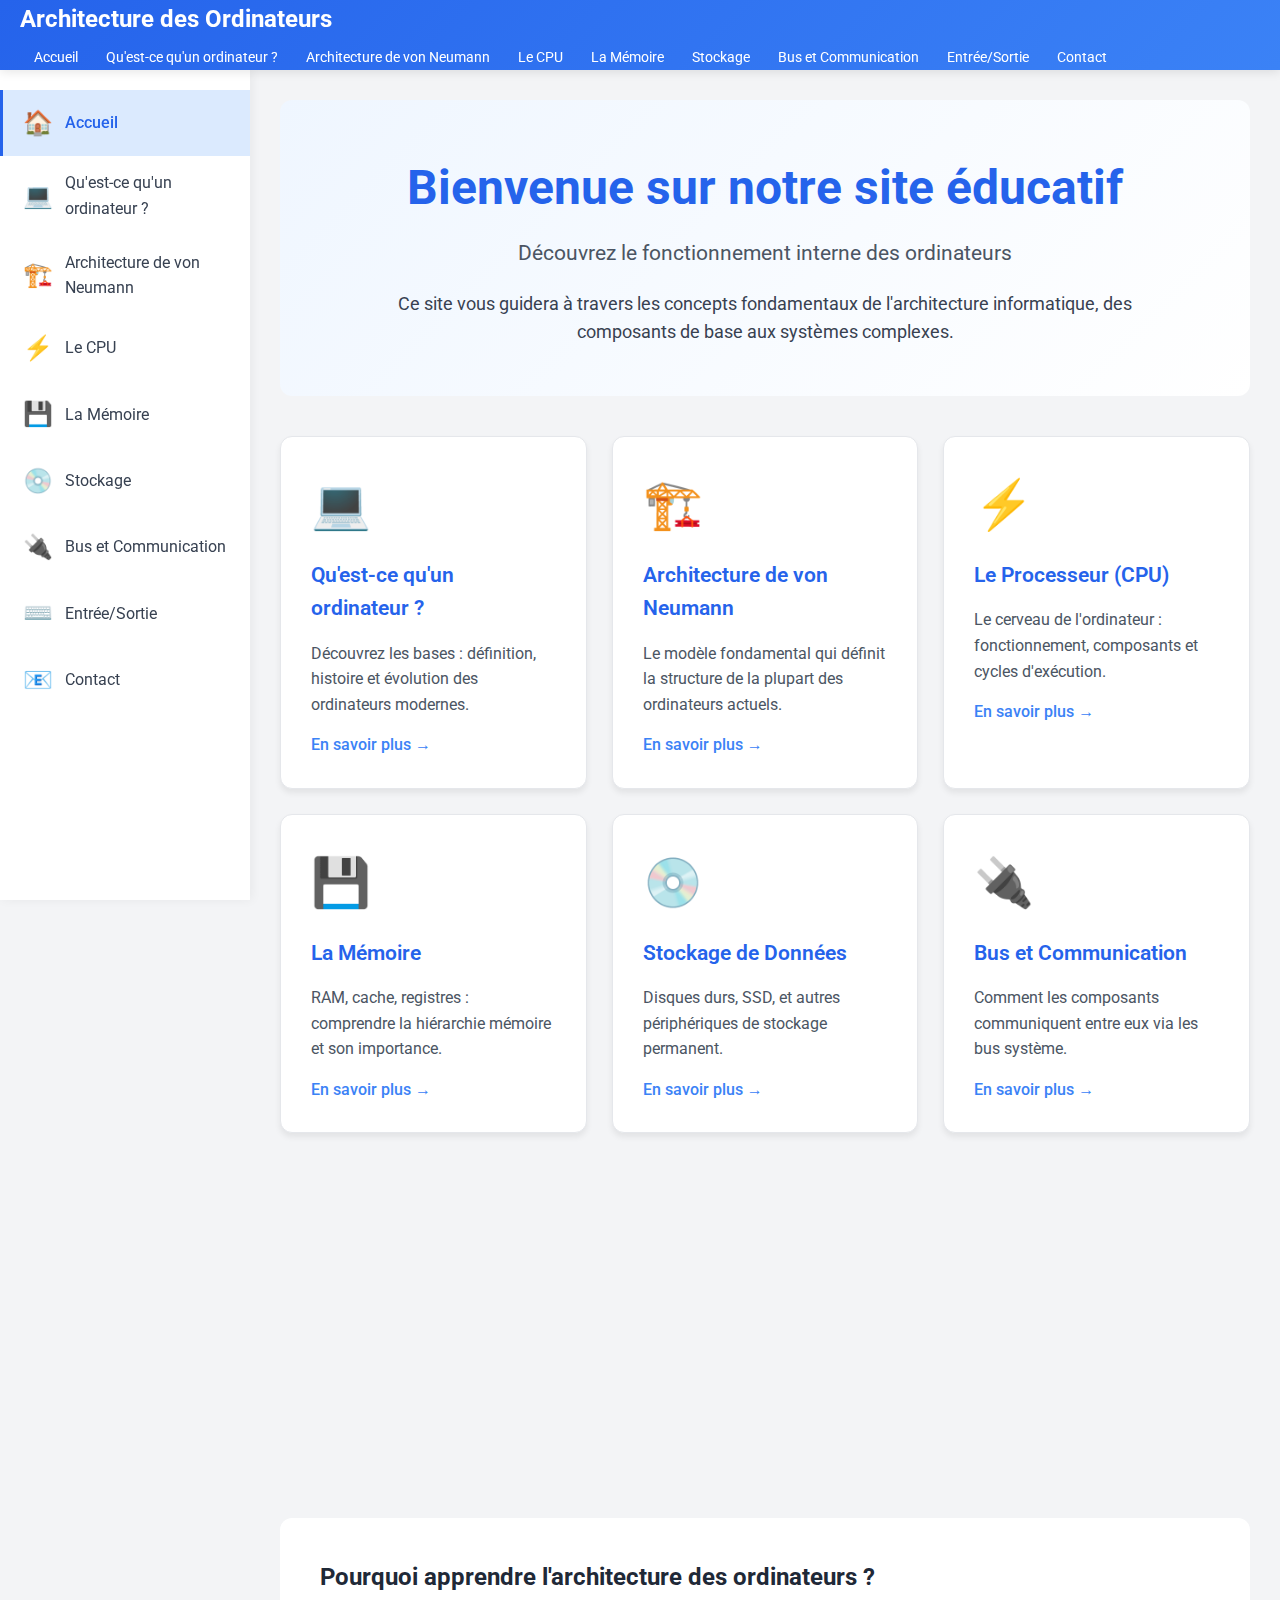
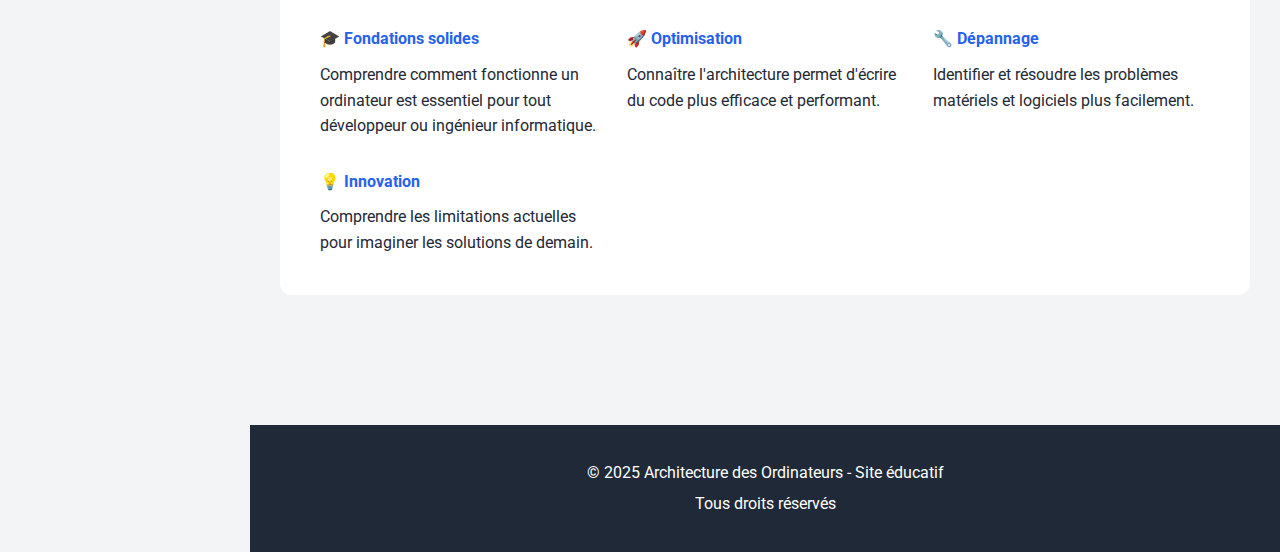
<file: index.html>
<!DOCTYPE html>
<html lang="fr">
<head>
    <meta charset="UTF-8">
    <meta name="viewport" content="width=device-width, initial-scale=1.0">
    <title>Architecture et Fonctionnement des Ordinateurs</title>
    <link rel="stylesheet" href="style.css">
    <link rel="preconnect" href="https://fonts.googleapis.com">
    <link rel="preconnect" href="https://fonts.gstatic.com" crossorigin>
    <link href="https://fonts.googleapis.com/css2?family=Roboto:wght@300;400;500;700&display=swap" rel="stylesheet">
</head>
<body>
    <header>
        <div class="header-content">
            <h1>Architecture des Ordinateurs</h1>
            <nav class="top-nav">
                <a href="index.html">Accueil</a>
                <a href="ordinateur.html">Qu'est-ce qu'un ordinateur ?</a>
                <a href="von-neumann.html">Architecture de von Neumann</a>
                <a href="cpu.html">Le CPU</a>
                <a href="memoire.html">La Mémoire</a>
                <a href="stockage.html">Stockage</a>
                <a href="bus.html">Bus et Communication</a>
                <a href="entree-sortie.html">Entrée/Sortie</a>
                <a href="contact.html">Contact</a>
            </nav>
        </div>
    </header>

    <aside class="sidebar">
        <nav class="side-nav">
            <a href="index.html" class="nav-button active">
                <span class="icon">🏠</span>
                <span>Accueil</span>
            </a>
            <a href="ordinateur.html" class="nav-button">
                <span class="icon">💻</span>
                <span>Qu'est-ce qu'un ordinateur ?</span>
            </a>
            <a href="von-neumann.html" class="nav-button">
                <span class="icon">🏗️</span>
                <span>Architecture de von Neumann</span>
            </a>
            <a href="cpu.html" class="nav-button">
                <span class="icon">⚡</span>
                <span>Le CPU</span>
            </a>
            <a href="memoire.html" class="nav-button">
                <span class="icon">💾</span>
                <span>La Mémoire</span>
            </a>
            <a href="stockage.html" class="nav-button">
                <span class="icon">💿</span>
                <span>Stockage</span>
            </a>
            <a href="bus.html" class="nav-button">
                <span class="icon">🔌</span>
                <span>Bus et Communication</span>
            </a>
            <a href="entree-sortie.html" class="nav-button">
                <span class="icon">⌨️</span>
                <span>Entrée/Sortie</span>
            </a>
            <a href="contact.html" class="nav-button">
                <span class="icon">📧</span>
                <span>Contact</span>
            </a>
        </nav>
    </aside>

    <main class="main-content">
        <section class="hero">
            <h2>Bienvenue sur notre site éducatif</h2>
            <p class="subtitle">Découvrez le fonctionnement interne des ordinateurs</p>
            <div class="hero-description">
                <p>Ce site vous guidera à travers les concepts fondamentaux de l'architecture informatique, des composants de base aux systèmes complexes.</p>
            </div>
        </section>

        <section class="cards-grid">
            <div class="card">
                <div class="card-icon">💻</div>
                <h3>Qu'est-ce qu'un ordinateur ?</h3>
                <p>Découvrez les bases : définition, histoire et évolution des ordinateurs modernes.</p>
                <a href="ordinateur.html" class="card-link">En savoir plus →</a>
            </div>

            <div class="card">
                <div class="card-icon">🏗️</div>
                <h3>Architecture de von Neumann</h3>
                <p>Le modèle fondamental qui définit la structure de la plupart des ordinateurs actuels.</p>
                <a href="von-neumann.html" class="card-link">En savoir plus →</a>
            </div>

            <div class="card">
                <div class="card-icon">⚡</div>
                <h3>Le Processeur (CPU)</h3>
                <p>Le cerveau de l'ordinateur : fonctionnement, composants et cycles d'exécution.</p>
                <a href="cpu.html" class="card-link">En savoir plus →</a>
            </div>

            <div class="card">
                <div class="card-icon">💾</div>
                <h3>La Mémoire</h3>
                <p>RAM, cache, registres : comprendre la hiérarchie mémoire et son importance.</p>
                <a href="memoire.html" class="card-link">En savoir plus →</a>
            </div>

            <div class="card">
                <div class="card-icon">💿</div>
                <h3>Stockage de Données</h3>
                <p>Disques durs, SSD, et autres périphériques de stockage permanent.</p>
                <a href="stockage.html" class="card-link">En savoir plus →</a>
            </div>

            <div class="card">
                <div class="card-icon">🔌</div>
                <h3>Bus et Communication</h3>
                <p>Comment les composants communiquent entre eux via les bus système.</p>
                <a href="bus.html" class="card-link">En savoir plus →</a>
            </div>

            <div class="card">
                <div class="card-icon">⌨️</div>
                <h3>Entrée/Sortie</h3>
                <p>Périphériques et mécanismes d'interaction avec l'utilisateur.</p>
                <a href="entree-sortie.html" class="card-link">En savoir plus →</a>
            </div>

            <div class="card">
                <div class="card-icon">📧</div>
                <h3>Contactez-nous</h3>
                <p>Posez vos questions et partagez vos commentaires avec notre équipe.</p>
                <a href="contact.html" class="card-link">Nous contacter →</a>
            </div>
        </section>

        <section class="info-section">
            <h2>Pourquoi apprendre l'architecture des ordinateurs ?</h2>
            <div class="info-grid">
                <div class="info-item">
                    <h4>🎓 Fondations solides</h4>
                    <p>Comprendre comment fonctionne un ordinateur est essentiel pour tout développeur ou ingénieur informatique.</p>
                </div>
                <div class="info-item">
                    <h4>🚀 Optimisation</h4>
                    <p>Connaître l'architecture permet d'écrire du code plus efficace et performant.</p>
                </div>
                <div class="info-item">
                    <h4>🔧 Dépannage</h4>
                    <p>Identifier et résoudre les problèmes matériels et logiciels plus facilement.</p>
                </div>
                <div class="info-item">
                    <h4>💡 Innovation</h4>
                    <p>Comprendre les limitations actuelles pour imaginer les solutions de demain.</p>
                </div>
            </div>
        </section>
    </main>

    <footer>
        <div class="footer-content">
            <p>&copy; 2025 Architecture des Ordinateurs - Site éducatif</p>
            <p>Tous droits réservés</p>
        </div>
    </footer>

    <script src="script.js"></script>
</body>
</html>
</file>
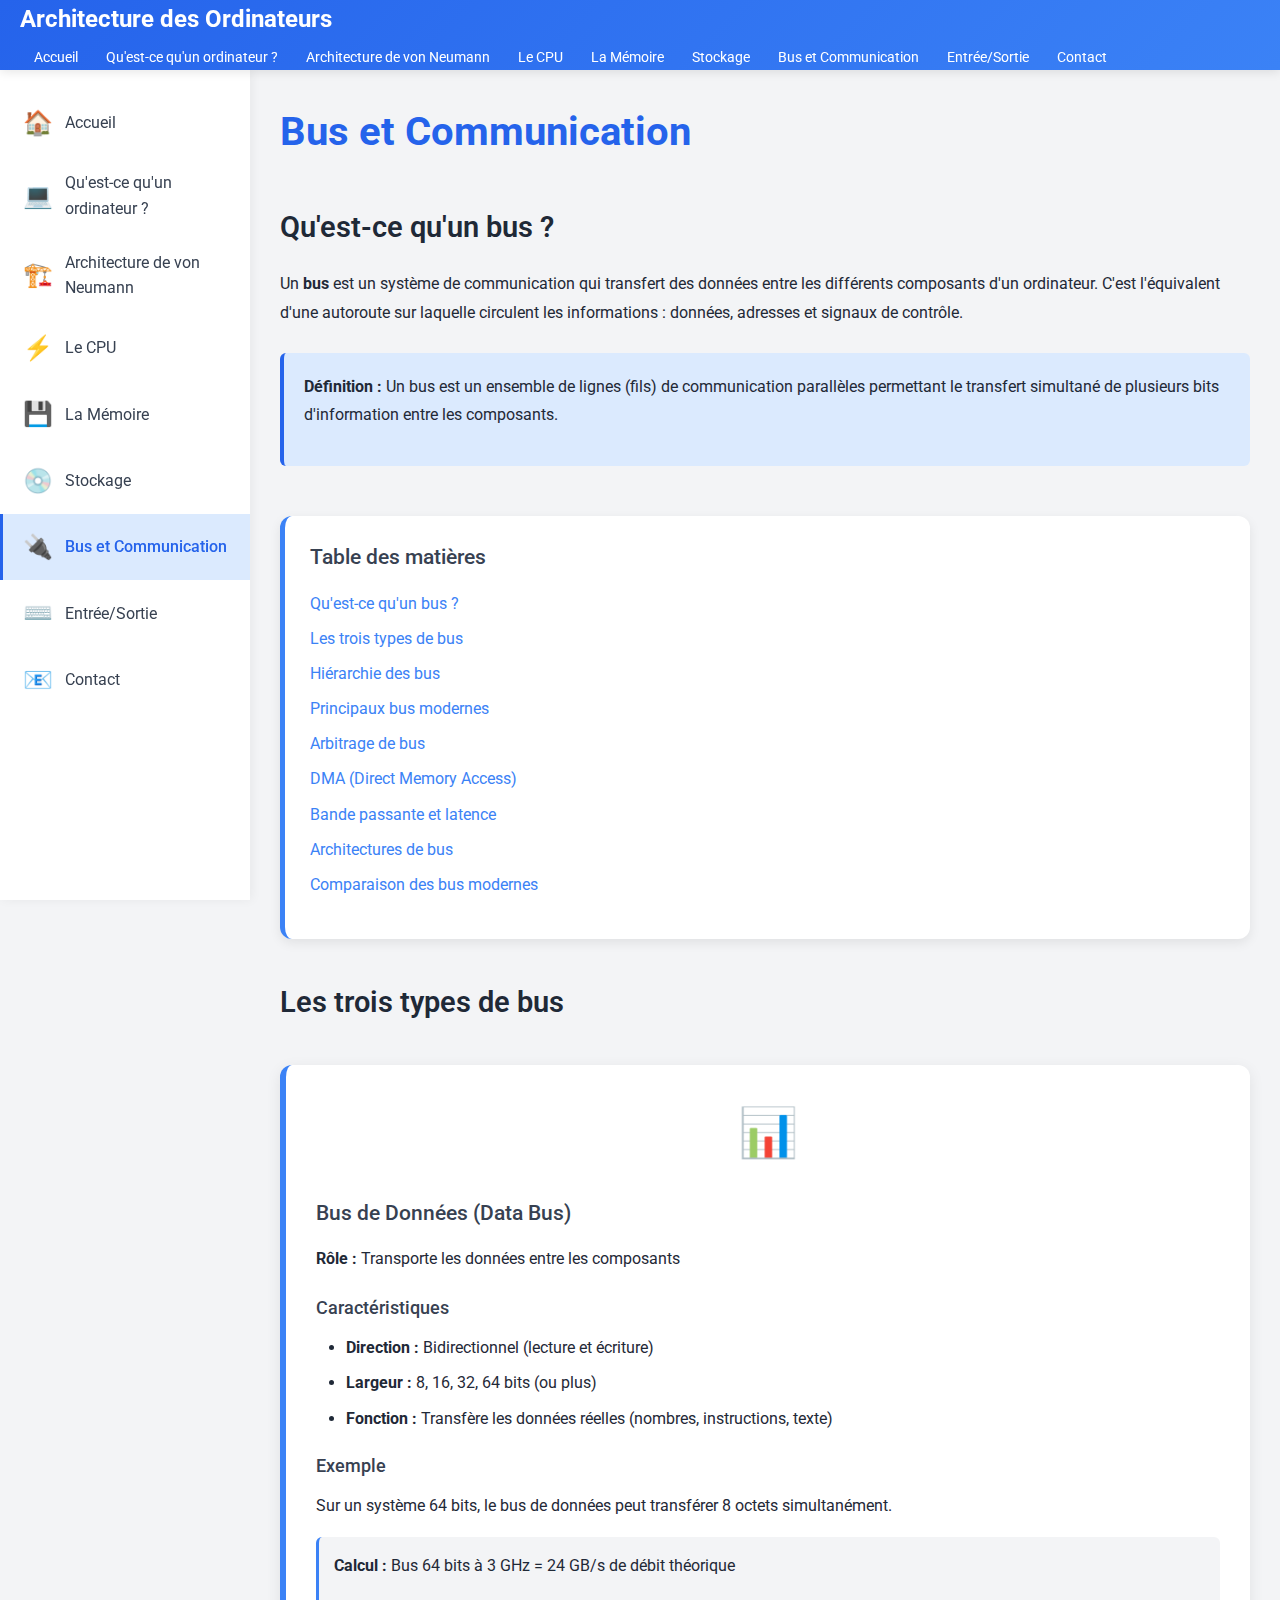
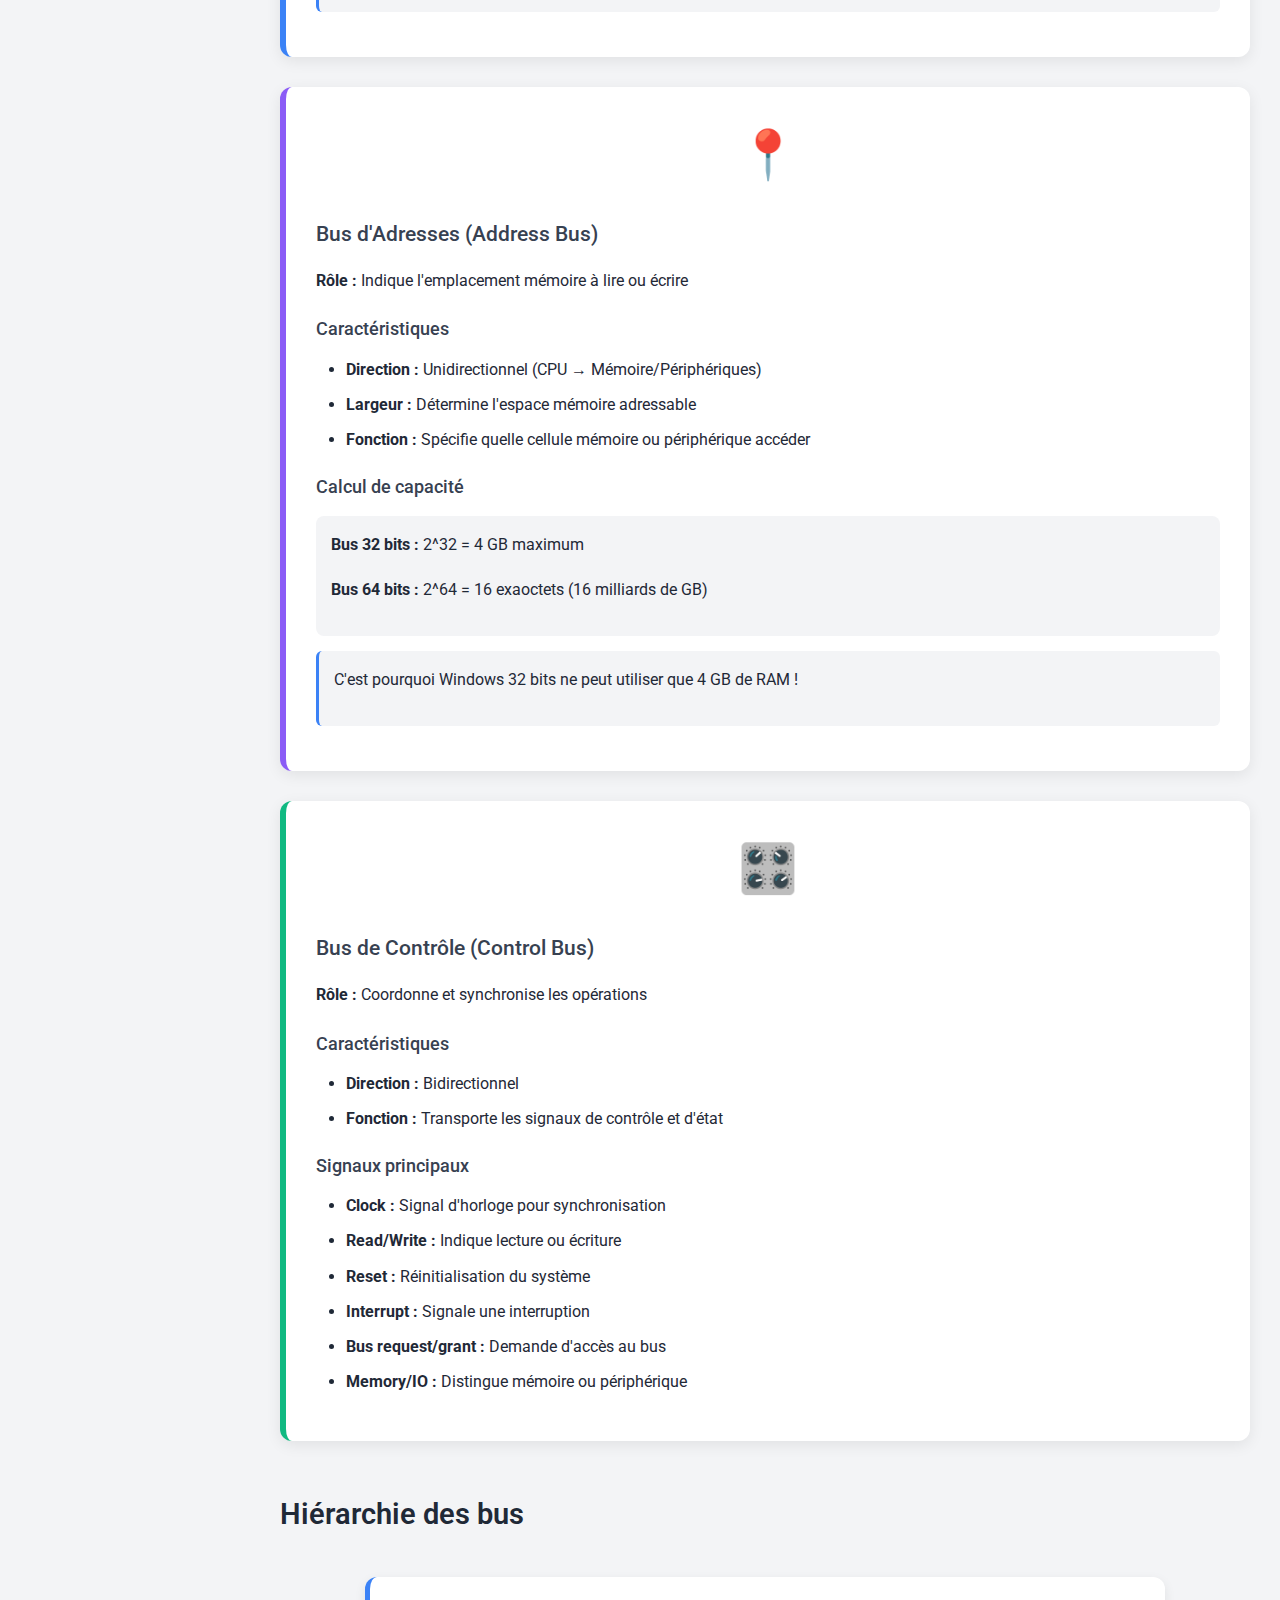
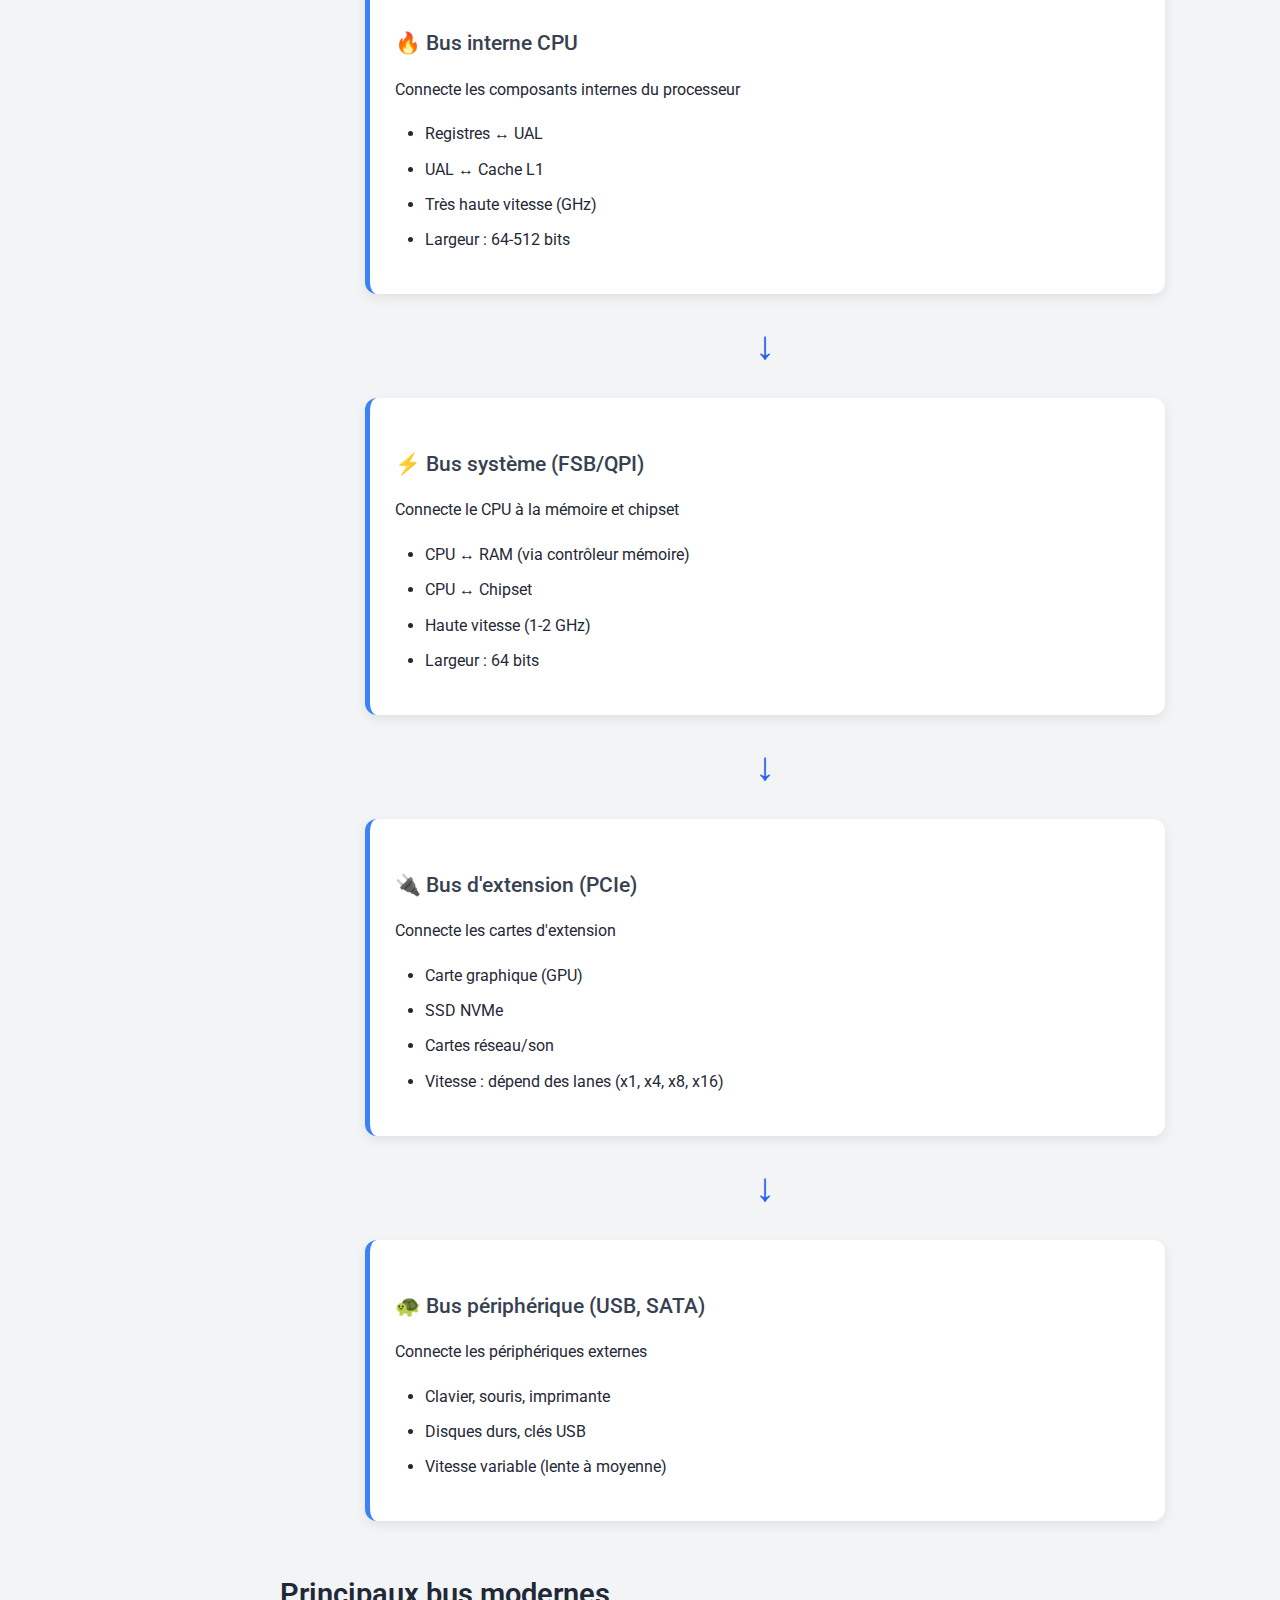
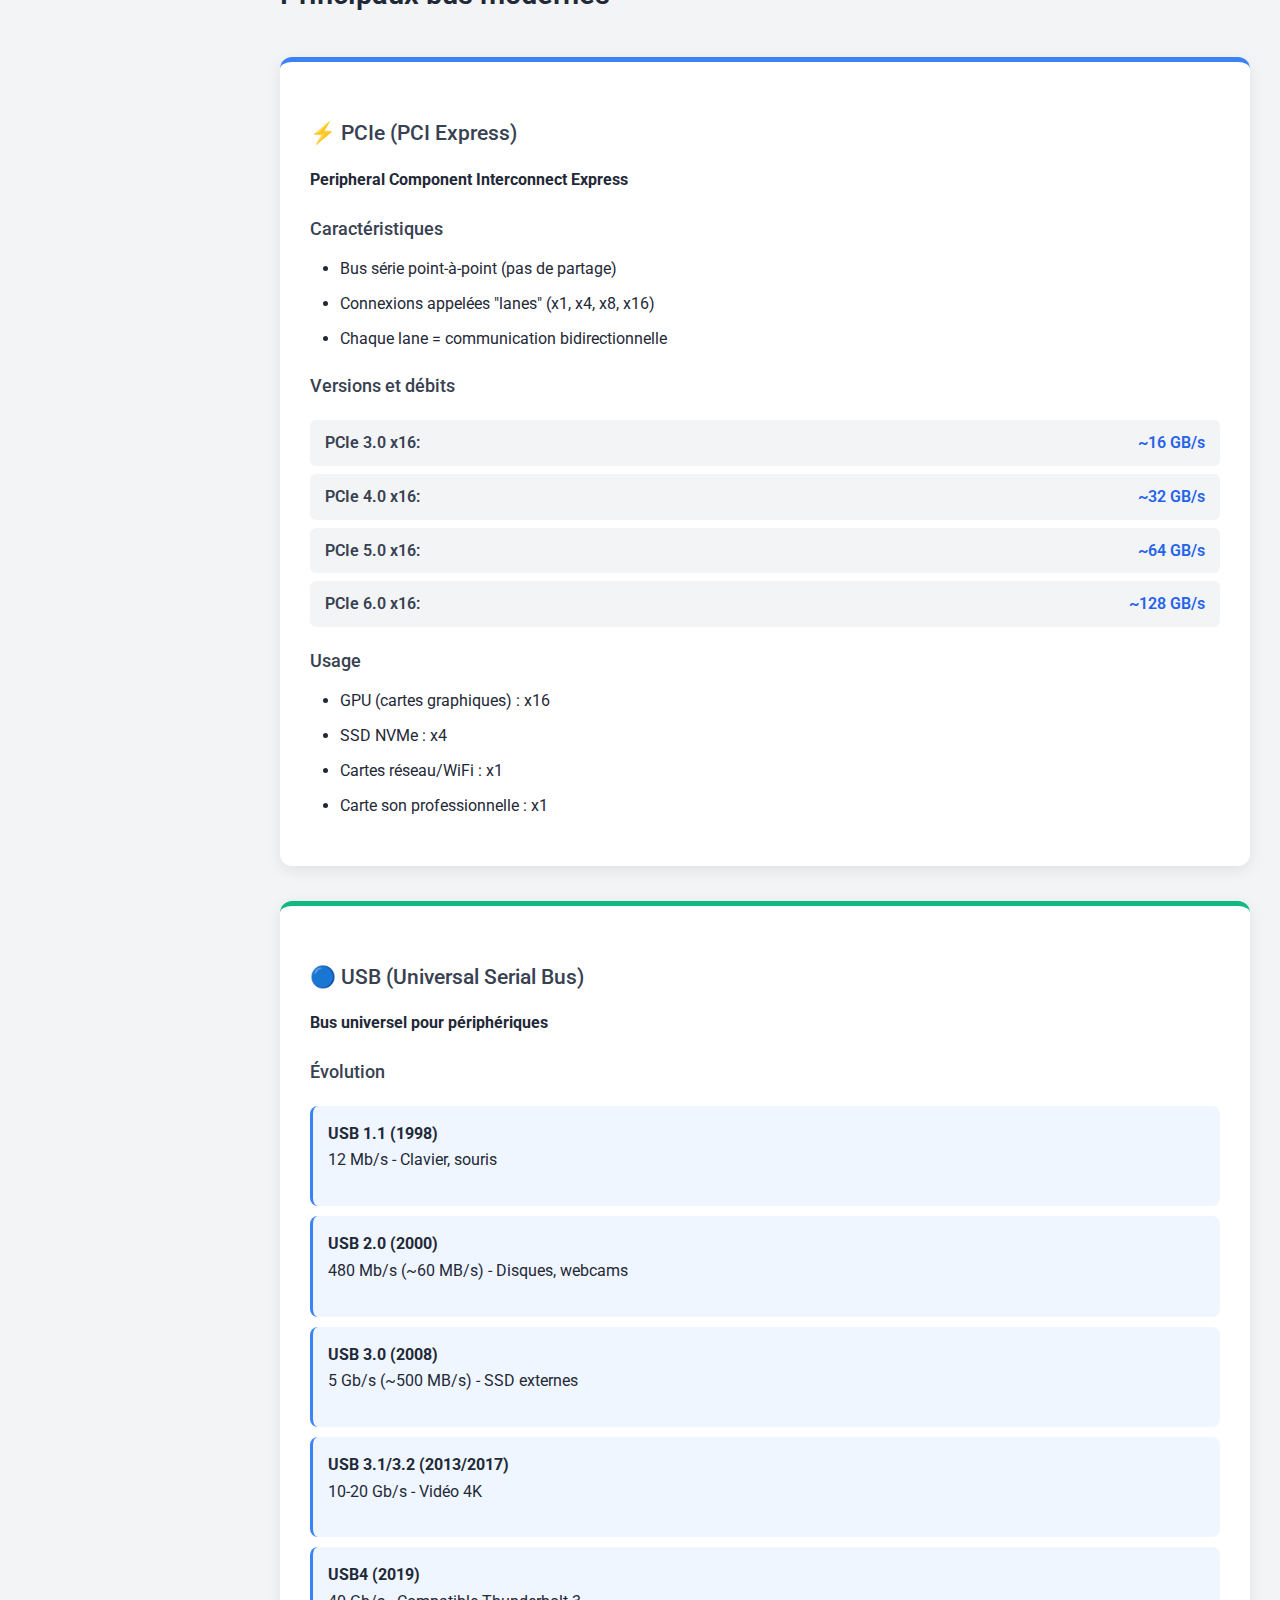
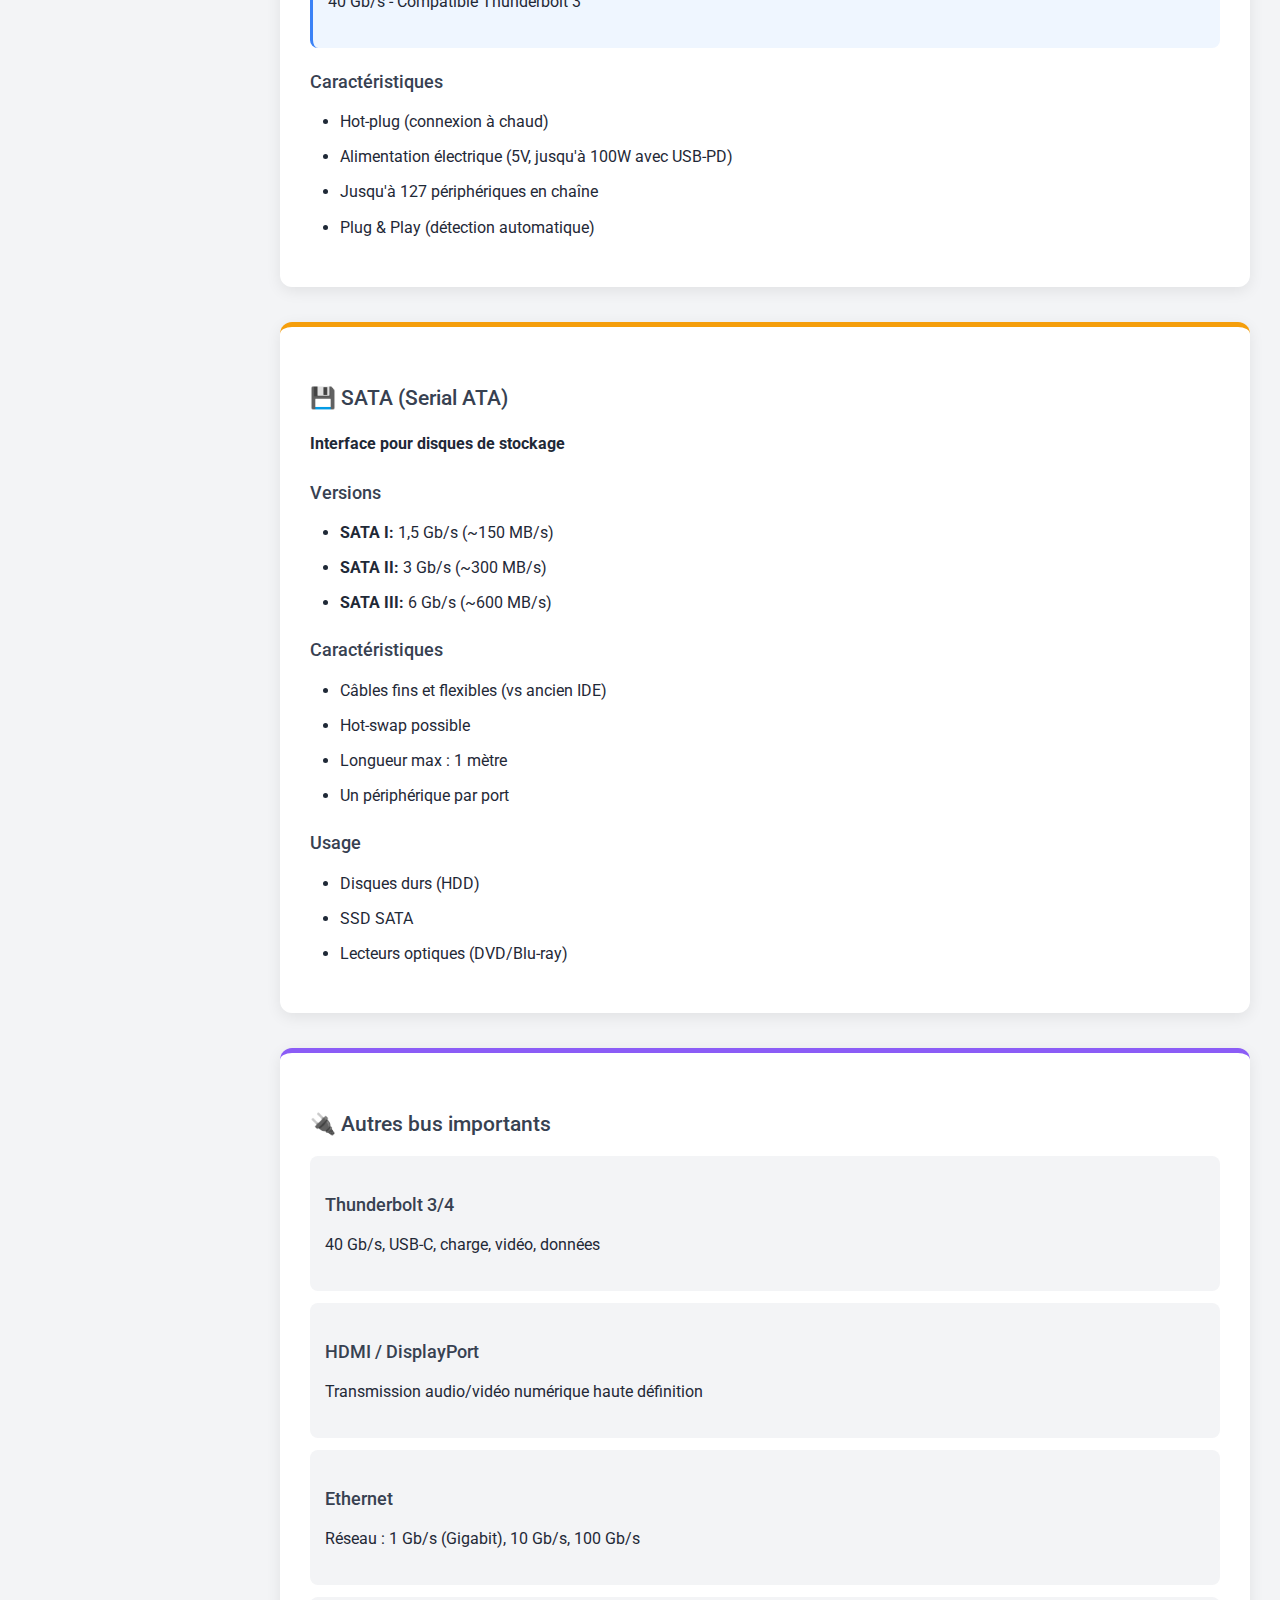
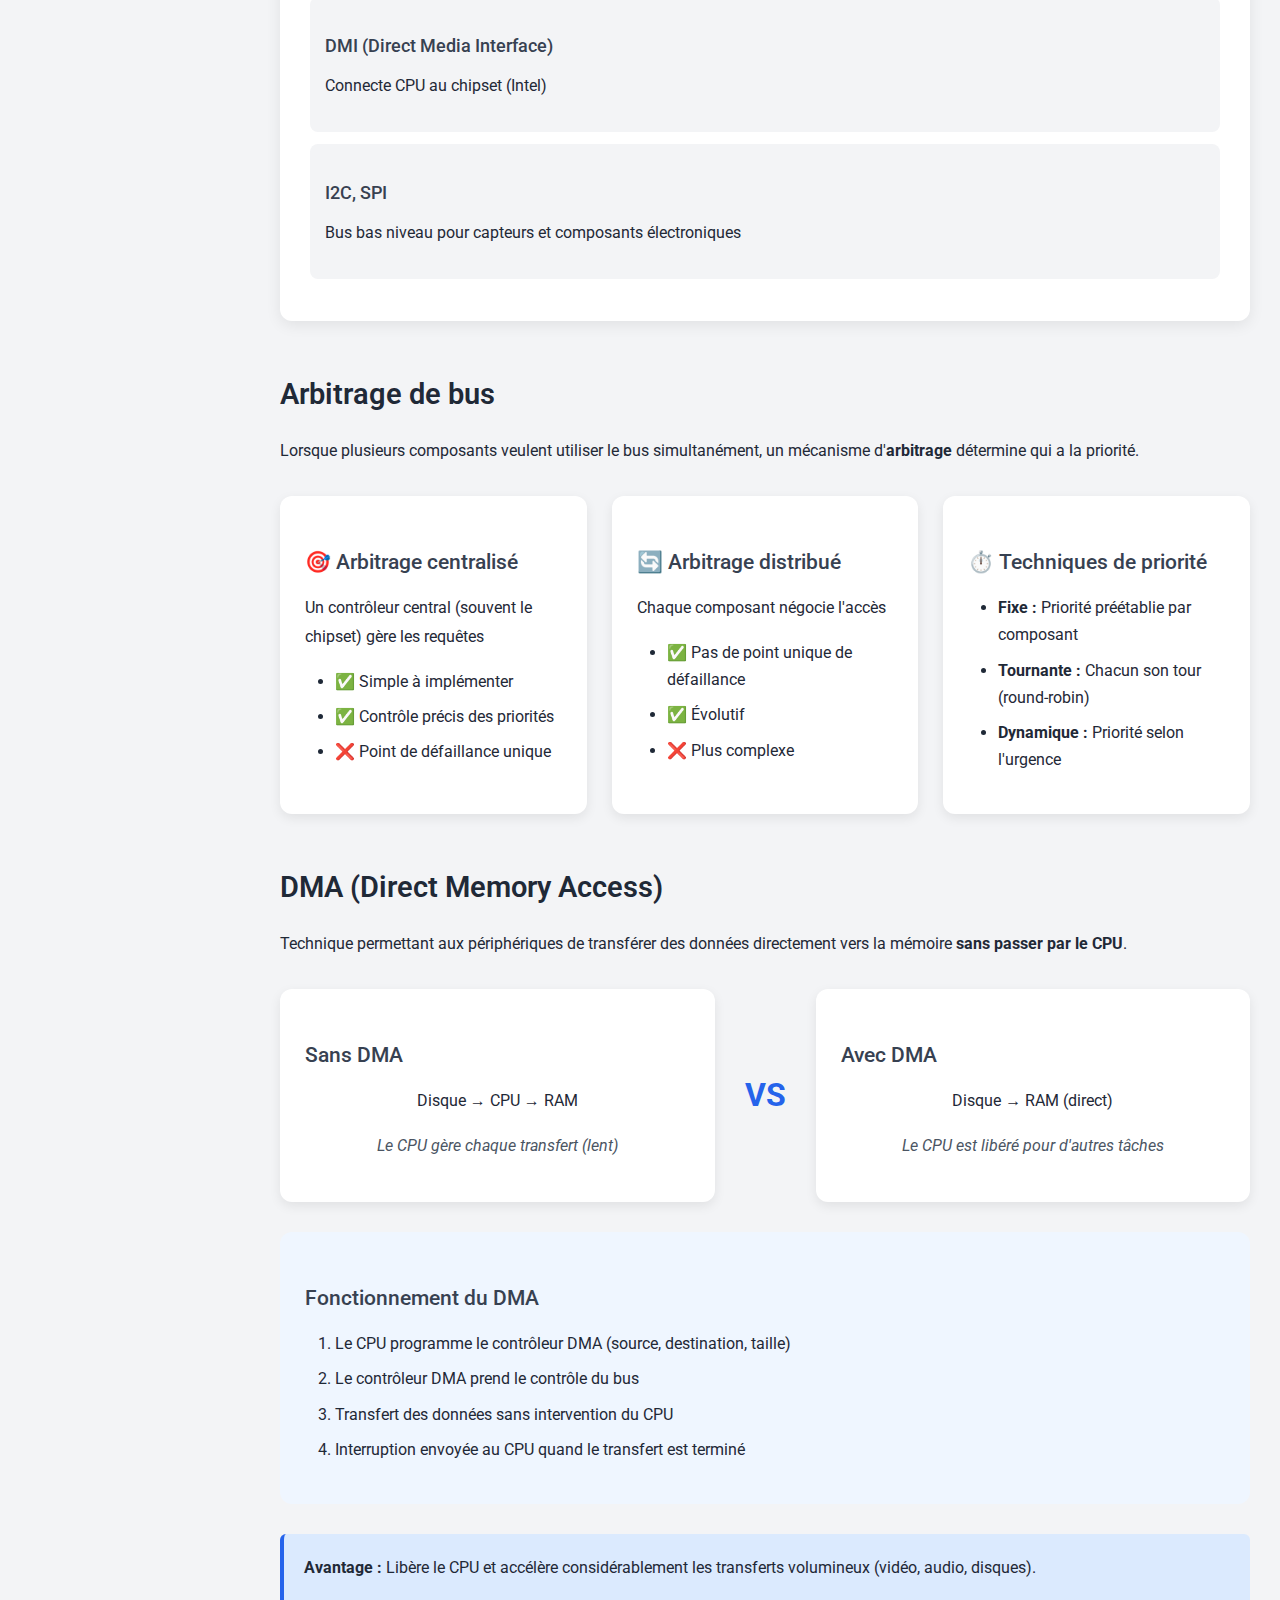
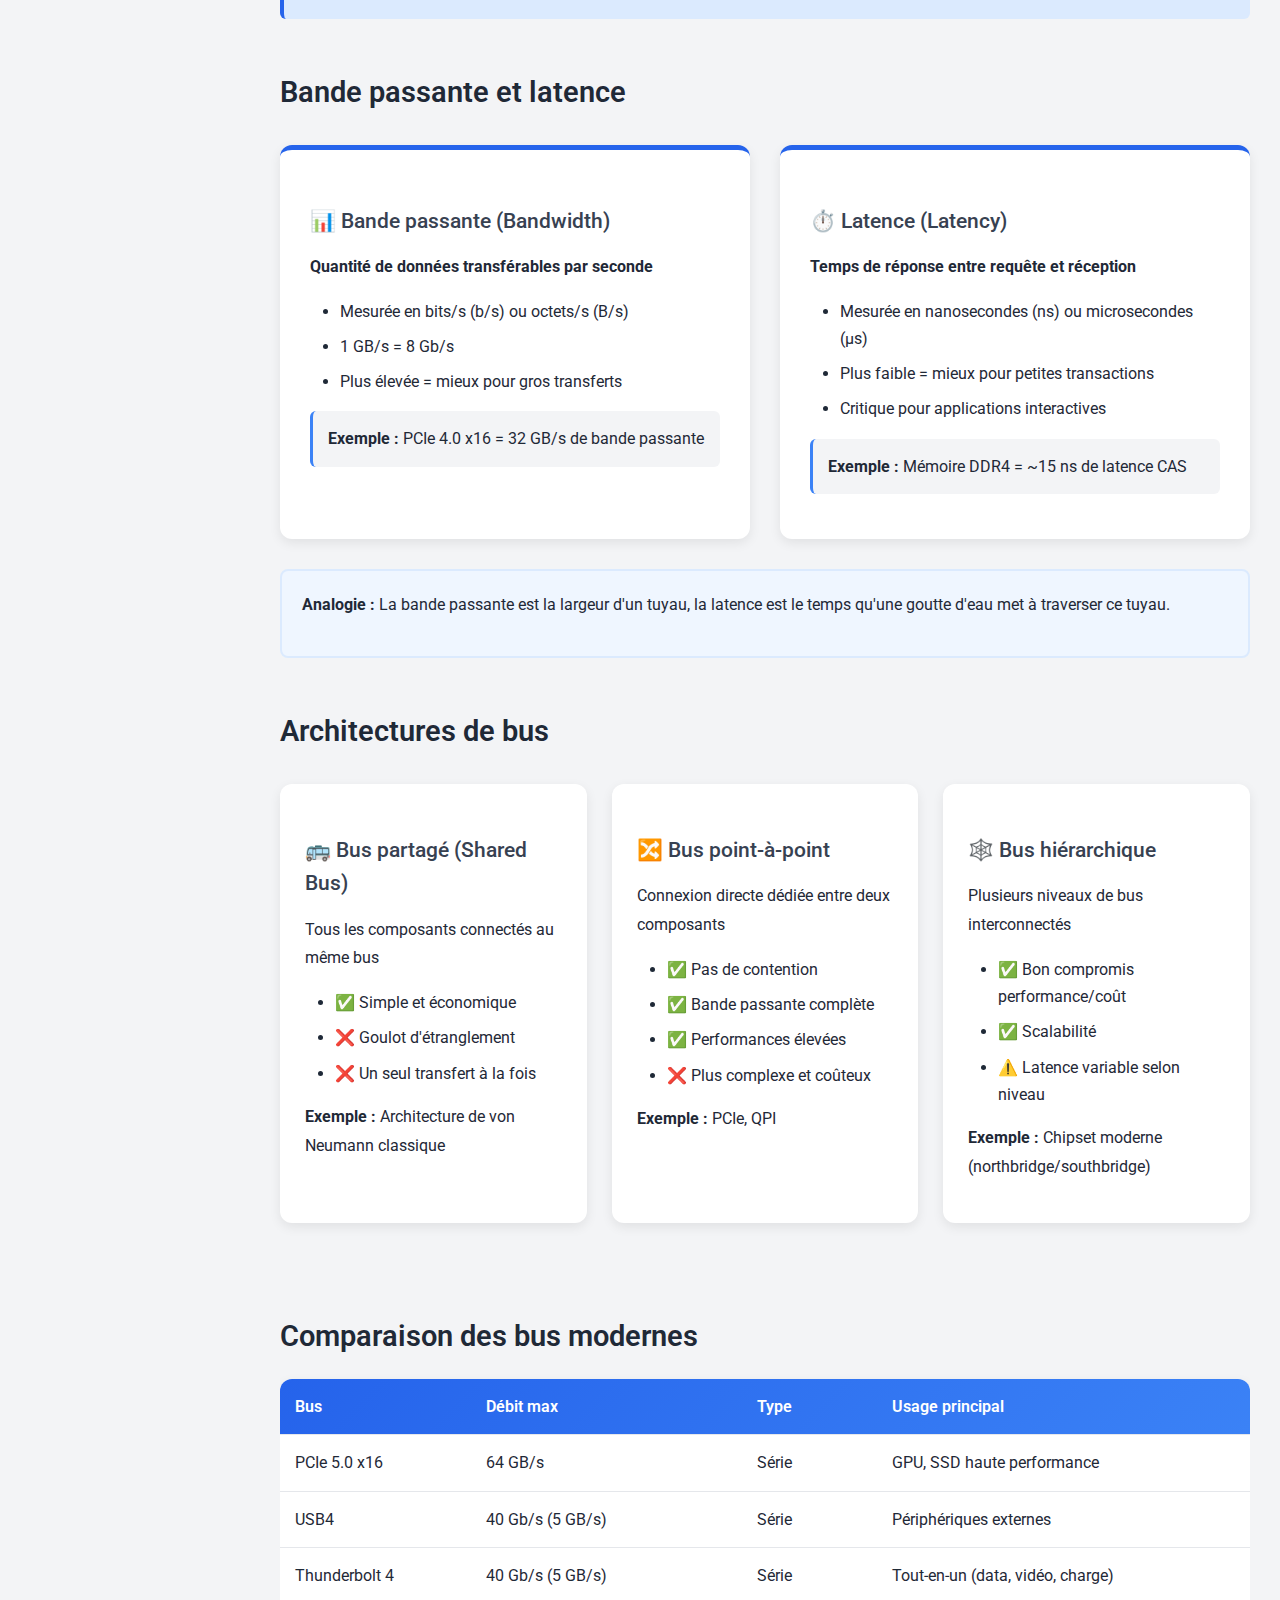
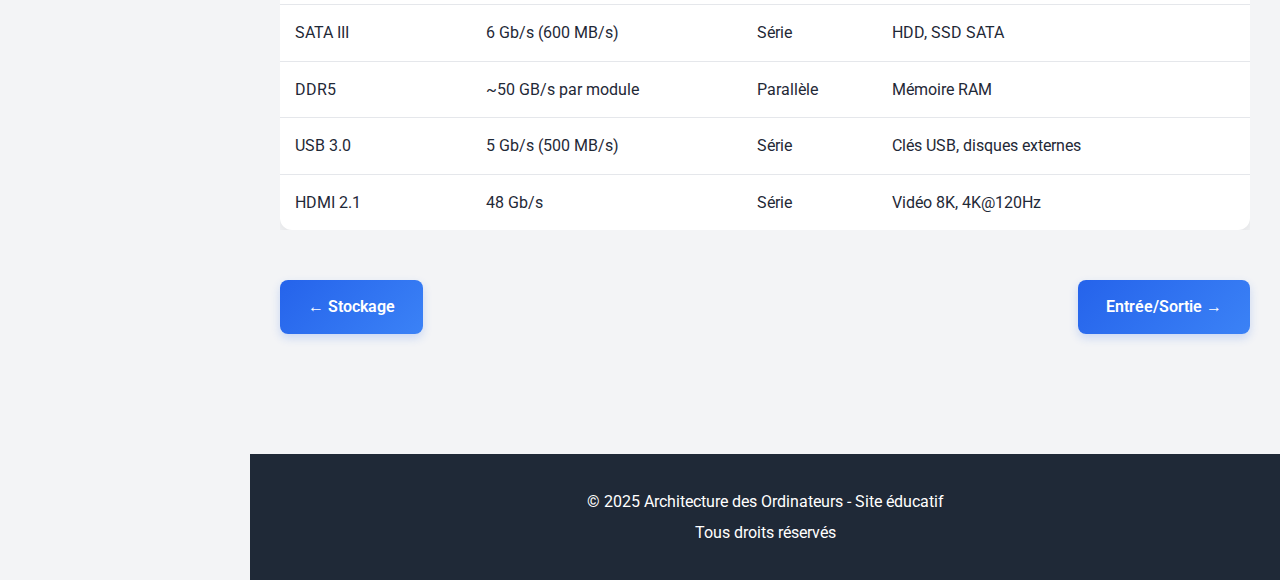
<file: bus.html>
<!DOCTYPE html>
<html lang="fr">
<head>
    <meta charset="UTF-8">
    <meta name="viewport" content="width=device-width, initial-scale=1.0">
    <title>Bus et Communication - Architecture des Ordinateurs</title>
    <link rel="stylesheet" href="style.css">
    <link rel="preconnect" href="https://fonts.googleapis.com">
    <link rel="preconnect" href="https://fonts.gstatic.com" crossorigin>
    <link href="https://fonts.googleapis.com/css2?family=Roboto:wght@300;400;500;700&display=swap" rel="stylesheet">
</head>
<body>
    <header>
        <div class="header-content">
            <h1>Architecture des Ordinateurs</h1>
            <nav class="top-nav">
                <a href="index.html">Accueil</a>
                <a href="ordinateur.html">Qu'est-ce qu'un ordinateur ?</a>
                <a href="von-neumann.html">Architecture de von Neumann</a>
                <a href="cpu.html">Le CPU</a>
                <a href="memoire.html">La Mémoire</a>
                <a href="stockage.html">Stockage</a>
                <a href="bus.html">Bus et Communication</a>
                <a href="entree-sortie.html">Entrée/Sortie</a>
                <a href="contact.html">Contact</a>
            </nav>
        </div>
    </header>

    <aside class="sidebar">
        <nav class="side-nav">
            <a href="index.html" class="nav-button">
                <span class="icon">🏠</span>
                <span>Accueil</span>
            </a>
            <a href="ordinateur.html" class="nav-button">
                <span class="icon">💻</span>
                <span>Qu'est-ce qu'un ordinateur ?</span>
            </a>
            <a href="von-neumann.html" class="nav-button">
                <span class="icon">🏗️</span>
                <span>Architecture de von Neumann</span>
            </a>
            <a href="cpu.html" class="nav-button">
                <span class="icon">⚡</span>
                <span>Le CPU</span>
            </a>
            <a href="memoire.html" class="nav-button">
                <span class="icon">💾</span>
                <span>La Mémoire</span>
            </a>
            <a href="stockage.html" class="nav-button">
                <span class="icon">💿</span>
                <span>Stockage</span>
            </a>
            <a href="bus.html" class="nav-button active">
                <span class="icon">🔌</span>
                <span>Bus et Communication</span>
            </a>
            <a href="entree-sortie.html" class="nav-button">
                <span class="icon">⌨️</span>
                <span>Entrée/Sortie</span>
            </a>
            <a href="contact.html" class="nav-button">
                <span class="icon">📧</span>
                <span>Contact</span>
            </a>
        </nav>
    </aside>

    <main class="main-content">
        <article class="content-article">
            <h2>Bus et Communication</h2>

            <section class="content-section">
                <h3>Qu'est-ce qu'un bus ?</h3>
                <p>Un <strong>bus</strong> est un système de communication qui transfert des données entre les différents composants d'un ordinateur. C'est l'équivalent d'une autoroute sur laquelle circulent les informations : données, adresses et signaux de contrôle.</p>

                <div class="highlight-box">
                    <p><strong>Définition :</strong> Un bus est un ensemble de lignes (fils) de communication parallèles permettant le transfert simultané de plusieurs bits d'information entre les composants.</p>
                </div>
            </section>

            <section class="content-section">
                <h3>Les trois types de bus</h3>

                <div class="bus-types">
                    <div class="bus-card data-bus">
                        <div class="bus-icon">📊</div>
                        <h4>Bus de Données (Data Bus)</h4>
                        <p><strong>Rôle :</strong> Transporte les données entre les composants</p>

                        <div class="bus-details">
                            <h5>Caractéristiques</h5>
                            <ul>
                                <li><strong>Direction :</strong> Bidirectionnel (lecture et écriture)</li>
                                <li><strong>Largeur :</strong> 8, 16, 32, 64 bits (ou plus)</li>
                                <li><strong>Fonction :</strong> Transfère les données réelles (nombres, instructions, texte)</li>
                            </ul>

                            <h5>Exemple</h5>
                            <p>Sur un système 64 bits, le bus de données peut transférer 8 octets simultanément.</p>

                            <div class="example-box">
                                <p><strong>Calcul :</strong> Bus 64 bits à 3 GHz = 24 GB/s de débit théorique</p>
                            </div>
                        </div>
                    </div>

                    <div class="bus-card address-bus">
                        <div class="bus-icon">📍</div>
                        <h4>Bus d'Adresses (Address Bus)</h4>
                        <p><strong>Rôle :</strong> Indique l'emplacement mémoire à lire ou écrire</p>

                        <div class="bus-details">
                            <h5>Caractéristiques</h5>
                            <ul>
                                <li><strong>Direction :</strong> Unidirectionnel (CPU → Mémoire/Périphériques)</li>
                                <li><strong>Largeur :</strong> Détermine l'espace mémoire adressable</li>
                                <li><strong>Fonction :</strong> Spécifie quelle cellule mémoire ou périphérique accéder</li>
                            </ul>

                            <h5>Calcul de capacité</h5>
                            <div class="capacity-table">
                                <p><strong>Bus 32 bits :</strong> 2^32 = 4 GB maximum</p>
                                <p><strong>Bus 64 bits :</strong> 2^64 = 16 exaoctets (16 milliards de GB)</p>
                            </div>

                            <div class="example-box">
                                <p>C'est pourquoi Windows 32 bits ne peut utiliser que 4 GB de RAM !</p>
                            </div>
                        </div>
                    </div>

                    <div class="bus-card control-bus">
                        <div class="bus-icon">🎛️</div>
                        <h4>Bus de Contrôle (Control Bus)</h4>
                        <p><strong>Rôle :</strong> Coordonne et synchronise les opérations</p>

                        <div class="bus-details">
                            <h5>Caractéristiques</h5>
                            <ul>
                                <li><strong>Direction :</strong> Bidirectionnel</li>
                                <li><strong>Fonction :</strong> Transporte les signaux de contrôle et d'état</li>
                            </ul>

                            <h5>Signaux principaux</h5>
                            <ul>
                                <li><strong>Clock :</strong> Signal d'horloge pour synchronisation</li>
                                <li><strong>Read/Write :</strong> Indique lecture ou écriture</li>
                                <li><strong>Reset :</strong> Réinitialisation du système</li>
                                <li><strong>Interrupt :</strong> Signale une interruption</li>
                                <li><strong>Bus request/grant :</strong> Demande d'accès au bus</li>
                                <li><strong>Memory/IO :</strong> Distingue mémoire ou périphérique</li>
                            </ul>
                        </div>
                    </div>
                </div>
            </section>

            <section class="content-section">
                <h3>Hiérarchie des bus</h3>

                <div class="bus-hierarchy">
                    <div class="hierarchy-level">
                        <h4>🔥 Bus interne CPU</h4>
                        <p>Connecte les composants internes du processeur</p>
                        <ul>
                            <li>Registres ↔ UAL</li>
                            <li>UAL ↔ Cache L1</li>
                            <li>Très haute vitesse (GHz)</li>
                            <li>Largeur : 64-512 bits</li>
                        </ul>
                    </div>

                    <div class="hierarchy-arrow">↓</div>

                    <div class="hierarchy-level">
                        <h4>⚡ Bus système (FSB/QPI)</h4>
                        <p>Connecte le CPU à la mémoire et chipset</p>
                        <ul>
                            <li>CPU ↔ RAM (via contrôleur mémoire)</li>
                            <li>CPU ↔ Chipset</li>
                            <li>Haute vitesse (1-2 GHz)</li>
                            <li>Largeur : 64 bits</li>
                        </ul>
                    </div>

                    <div class="hierarchy-arrow">↓</div>

                    <div class="hierarchy-level">
                        <h4>🔌 Bus d'extension (PCIe)</h4>
                        <p>Connecte les cartes d'extension</p>
                        <ul>
                            <li>Carte graphique (GPU)</li>
                            <li>SSD NVMe</li>
                            <li>Cartes réseau/son</li>
                            <li>Vitesse : dépend des lanes (x1, x4, x8, x16)</li>
                        </ul>
                    </div>

                    <div class="hierarchy-arrow">↓</div>

                    <div class="hierarchy-level">
                        <h4>🐢 Bus périphérique (USB, SATA)</h4>
                        <p>Connecte les périphériques externes</p>
                        <ul>
                            <li>Clavier, souris, imprimante</li>
                            <li>Disques durs, clés USB</li>
                            <li>Vitesse variable (lente à moyenne)</li>
                        </ul>
                    </div>
                </div>
            </section>

            <section class="content-section">
                <h3>Principaux bus modernes</h3>

                <div class="modern-buses">
                    <div class="bus-detail-card pcie-card">
                        <h4>⚡ PCIe (PCI Express)</h4>
                        <p><strong>Peripheral Component Interconnect Express</strong></p>

                        <h5>Caractéristiques</h5>
                        <ul>
                            <li>Bus série point-à-point (pas de partage)</li>
                            <li>Connexions appelées "lanes" (x1, x4, x8, x16)</li>
                            <li>Chaque lane = communication bidirectionnelle</li>
                        </ul>

                        <h5>Versions et débits</h5>
                        <div class="speed-table">
                            <div class="speed-row">
                                <span class="version">PCIe 3.0 x16:</span>
                                <span class="speed">~16 GB/s</span>
                            </div>
                            <div class="speed-row">
                                <span class="version">PCIe 4.0 x16:</span>
                                <span class="speed">~32 GB/s</span>
                            </div>
                            <div class="speed-row">
                                <span class="version">PCIe 5.0 x16:</span>
                                <span class="speed">~64 GB/s</span>
                            </div>
                            <div class="speed-row">
                                <span class="version">PCIe 6.0 x16:</span>
                                <span class="speed">~128 GB/s</span>
                            </div>
                        </div>

                        <h5>Usage</h5>
                        <ul>
                            <li>GPU (cartes graphiques) : x16</li>
                            <li>SSD NVMe : x4</li>
                            <li>Cartes réseau/WiFi : x1</li>
                            <li>Carte son professionnelle : x1</li>
                        </ul>
                    </div>

                    <div class="bus-detail-card usb-card">
                        <h4>🔵 USB (Universal Serial Bus)</h4>
                        <p><strong>Bus universel pour périphériques</strong></p>

                        <h5>Évolution</h5>
                        <div class="usb-evolution">
                            <div class="usb-version">
                                <strong>USB 1.1 (1998)</strong>
                                <p>12 Mb/s - Clavier, souris</p>
                            </div>
                            <div class="usb-version">
                                <strong>USB 2.0 (2000)</strong>
                                <p>480 Mb/s (~60 MB/s) - Disques, webcams</p>
                            </div>
                            <div class="usb-version">
                                <strong>USB 3.0 (2008)</strong>
                                <p>5 Gb/s (~500 MB/s) - SSD externes</p>
                            </div>
                            <div class="usb-version">
                                <strong>USB 3.1/3.2 (2013/2017)</strong>
                                <p>10-20 Gb/s - Vidéo 4K</p>
                            </div>
                            <div class="usb-version">
                                <strong>USB4 (2019)</strong>
                                <p>40 Gb/s - Compatible Thunderbolt 3</p>
                            </div>
                        </div>

                        <h5>Caractéristiques</h5>
                        <ul>
                            <li>Hot-plug (connexion à chaud)</li>
                            <li>Alimentation électrique (5V, jusqu'à 100W avec USB-PD)</li>
                            <li>Jusqu'à 127 périphériques en chaîne</li>
                            <li>Plug & Play (détection automatique)</li>
                        </ul>
                    </div>

                    <div class="bus-detail-card sata-card">
                        <h4>💾 SATA (Serial ATA)</h4>
                        <p><strong>Interface pour disques de stockage</strong></p>

                        <h5>Versions</h5>
                        <ul>
                            <li><strong>SATA I:</strong> 1,5 Gb/s (~150 MB/s)</li>
                            <li><strong>SATA II:</strong> 3 Gb/s (~300 MB/s)</li>
                            <li><strong>SATA III:</strong> 6 Gb/s (~600 MB/s)</li>
                        </ul>

                        <h5>Caractéristiques</h5>
                        <ul>
                            <li>Câbles fins et flexibles (vs ancien IDE)</li>
                            <li>Hot-swap possible</li>
                            <li>Longueur max : 1 mètre</li>
                            <li>Un périphérique par port</li>
                        </ul>

                        <h5>Usage</h5>
                        <ul>
                            <li>Disques durs (HDD)</li>
                            <li>SSD SATA</li>
                            <li>Lecteurs optiques (DVD/Blu-ray)</li>
                        </ul>
                    </div>

                    <div class="bus-detail-card other-card">
                        <h4>🔌 Autres bus importants</h4>

                        <div class="other-bus">
                            <h5>Thunderbolt 3/4</h5>
                            <p>40 Gb/s, USB-C, charge, vidéo, données</p>
                        </div>

                        <div class="other-bus">
                            <h5>HDMI / DisplayPort</h5>
                            <p>Transmission audio/vidéo numérique haute définition</p>
                        </div>

                        <div class="other-bus">
                            <h5>Ethernet</h5>
                            <p>Réseau : 1 Gb/s (Gigabit), 10 Gb/s, 100 Gb/s</p>
                        </div>

                        <div class="other-bus">
                            <h5>DMI (Direct Media Interface)</h5>
                            <p>Connecte CPU au chipset (Intel)</p>
                        </div>

                        <div class="other-bus">
                            <h5>I2C, SPI</h5>
                            <p>Bus bas niveau pour capteurs et composants électroniques</p>
                        </div>
                    </div>
                </div>
            </section>

            <section class="content-section">
                <h3>Arbitrage de bus</h3>
                <p>Lorsque plusieurs composants veulent utiliser le bus simultanément, un mécanisme d'<strong>arbitrage</strong> détermine qui a la priorité.</p>

                <div class="arbitrage-methods">
                    <div class="method-card">
                        <h4>🎯 Arbitrage centralisé</h4>
                        <p>Un contrôleur central (souvent le chipset) gère les requêtes</p>
                        <ul>
                            <li>✅ Simple à implémenter</li>
                            <li>✅ Contrôle précis des priorités</li>
                            <li>❌ Point de défaillance unique</li>
                        </ul>
                    </div>

                    <div class="method-card">
                        <h4>🔄 Arbitrage distribué</h4>
                        <p>Chaque composant négocie l'accès</p>
                        <ul>
                            <li>✅ Pas de point unique de défaillance</li>
                            <li>✅ Évolutif</li>
                            <li>❌ Plus complexe</li>
                        </ul>
                    </div>

                    <div class="method-card">
                        <h4>⏱️ Techniques de priorité</h4>
                        <ul>
                            <li><strong>Fixe :</strong> Priorité préétablie par composant</li>
                            <li><strong>Tournante :</strong> Chacun son tour (round-robin)</li>
                            <li><strong>Dynamique :</strong> Priorité selon l'urgence</li>
                        </ul>
                    </div>
                </div>
            </section>

            <section class="content-section">
                <h3>DMA (Direct Memory Access)</h3>
                <p>Technique permettant aux périphériques de transférer des données directement vers la mémoire <strong>sans passer par le CPU</strong>.</p>

                <div class="dma-explanation">
                    <div class="dma-benefit">
                        <h4>Sans DMA</h4>
                        <div class="flow-diagram">
                            <p>Disque → CPU → RAM</p>
                            <p class="flow-desc">Le CPU gère chaque transfert (lent)</p>
                        </div>
                    </div>

                    <div class="dma-arrow">VS</div>

                    <div class="dma-benefit">
                        <h4>Avec DMA</h4>
                        <div class="flow-diagram">
                            <p>Disque → RAM (direct)</p>
                            <p class="flow-desc">Le CPU est libéré pour d'autres tâches</p>
                        </div>
                    </div>
                </div>

                <div class="dma-steps">
                    <h4>Fonctionnement du DMA</h4>
                    <ol>
                        <li>Le CPU programme le contrôleur DMA (source, destination, taille)</li>
                        <li>Le contrôleur DMA prend le contrôle du bus</li>
                        <li>Transfert des données sans intervention du CPU</li>
                        <li>Interruption envoyée au CPU quand le transfert est terminé</li>
                    </ol>
                </div>

                <div class="highlight-box">
                    <p><strong>Avantage :</strong> Libère le CPU et accélère considérablement les transferts volumineux (vidéo, audio, disques).</p>
                </div>
            </section>

            <section class="content-section">
                <h3>Bande passante et latence</h3>

                <div class="metrics-explanation">
                    <div class="metric-card">
                        <h4>📊 Bande passante (Bandwidth)</h4>
                        <p><strong>Quantité de données transférables par seconde</strong></p>
                        <ul>
                            <li>Mesurée en bits/s (b/s) ou octets/s (B/s)</li>
                            <li>1 GB/s = 8 Gb/s</li>
                            <li>Plus élevée = mieux pour gros transferts</li>
                        </ul>
                        <div class="example-box">
                            <strong>Exemple :</strong> PCIe 4.0 x16 = 32 GB/s de bande passante
                        </div>
                    </div>

                    <div class="metric-card">
                        <h4>⏱️ Latence (Latency)</h4>
                        <p><strong>Temps de réponse entre requête et réception</strong></p>
                        <ul>
                            <li>Mesurée en nanosecondes (ns) ou microsecondes (µs)</li>
                            <li>Plus faible = mieux pour petites transactions</li>
                            <li>Critique pour applications interactives</li>
                        </ul>
                        <div class="example-box">
                            <strong>Exemple :</strong> Mémoire DDR4 = ~15 ns de latence CAS
                        </div>
                    </div>
                </div>

                <div class="info-box">
                    <p><strong>Analogie :</strong> La bande passante est la largeur d'un tuyau, la latence est le temps qu'une goutte d'eau met à traverser ce tuyau.</p>
                </div>
            </section>

            <section class="content-section">
                <h3>Architectures de bus</h3>

                <div class="architectures">
                    <div class="arch-card">
                        <h4>🚌 Bus partagé (Shared Bus)</h4>
                        <p>Tous les composants connectés au même bus</p>
                        <ul>
                            <li>✅ Simple et économique</li>
                            <li>❌ Goulot d'étranglement</li>
                            <li>❌ Un seul transfert à la fois</li>
                        </ul>
                        <p><strong>Exemple :</strong> Architecture de von Neumann classique</p>
                    </div>

                    <div class="arch-card">
                        <h4>🔀 Bus point-à-point</h4>
                        <p>Connexion directe dédiée entre deux composants</p>
                        <ul>
                            <li>✅ Pas de contention</li>
                            <li>✅ Bande passante complète</li>
                            <li>✅ Performances élevées</li>
                            <li>❌ Plus complexe et coûteux</li>
                        </ul>
                        <p><strong>Exemple :</strong> PCIe, QPI</p>
                    </div>

                    <div class="arch-card">
                        <h4>🕸️ Bus hiérarchique</h4>
                        <p>Plusieurs niveaux de bus interconnectés</p>
                        <ul>
                            <li>✅ Bon compromis performance/coût</li>
                            <li>✅ Scalabilité</li>
                            <li>⚠️ Latence variable selon niveau</li>
                        </ul>
                        <p><strong>Exemple :</strong> Chipset moderne (northbridge/southbridge)</p>
                    </div>
                </div>
            </section>

            <div class="comparison-table">
                <h3>Comparaison des bus modernes</h3>
                <table>
                    <thead>
                        <tr>
                            <th>Bus</th>
                            <th>Débit max</th>
                            <th>Type</th>
                            <th>Usage principal</th>
                        </tr>
                    </thead>
                    <tbody>
                        <tr>
                            <td>PCIe 5.0 x16</td>
                            <td>64 GB/s</td>
                            <td>Série</td>
                            <td>GPU, SSD haute performance</td>
                        </tr>
                        <tr>
                            <td>USB4</td>
                            <td>40 Gb/s (5 GB/s)</td>
                            <td>Série</td>
                            <td>Périphériques externes</td>
                        </tr>
                        <tr>
                            <td>Thunderbolt 4</td>
                            <td>40 Gb/s (5 GB/s)</td>
                            <td>Série</td>
                            <td>Tout-en-un (data, vidéo, charge)</td>
                        </tr>
                        <tr>
                            <td>SATA III</td>
                            <td>6 Gb/s (600 MB/s)</td>
                            <td>Série</td>
                            <td>HDD, SSD SATA</td>
                        </tr>
                        <tr>
                            <td>DDR5</td>
                            <td>~50 GB/s par module</td>
                            <td>Parallèle</td>
                            <td>Mémoire RAM</td>
                        </tr>
                        <tr>
                            <td>USB 3.0</td>
                            <td>5 Gb/s (500 MB/s)</td>
                            <td>Série</td>
                            <td>Clés USB, disques externes</td>
                        </tr>
                        <tr>
                            <td>HDMI 2.1</td>
                            <td>48 Gb/s</td>
                            <td>Série</td>
                            <td>Vidéo 8K, 4K@120Hz</td>
                        </tr>
                    </tbody>
                </table>
            </div>

            <div class="navigation-links">
                <a href="stockage.html" class="nav-link-btn">← Stockage</a>
                <a href="entree-sortie.html" class="nav-link-btn">Entrée/Sortie →</a>
            </div>
        </article>
    </main>

    <footer>
        <div class="footer-content">
            <p>&copy; 2025 Architecture des Ordinateurs - Site éducatif</p>
            <p>Tous droits réservés</p>
        </div>
    </footer>

    <script src="script.js"></script>
</body>
</html>
</file>
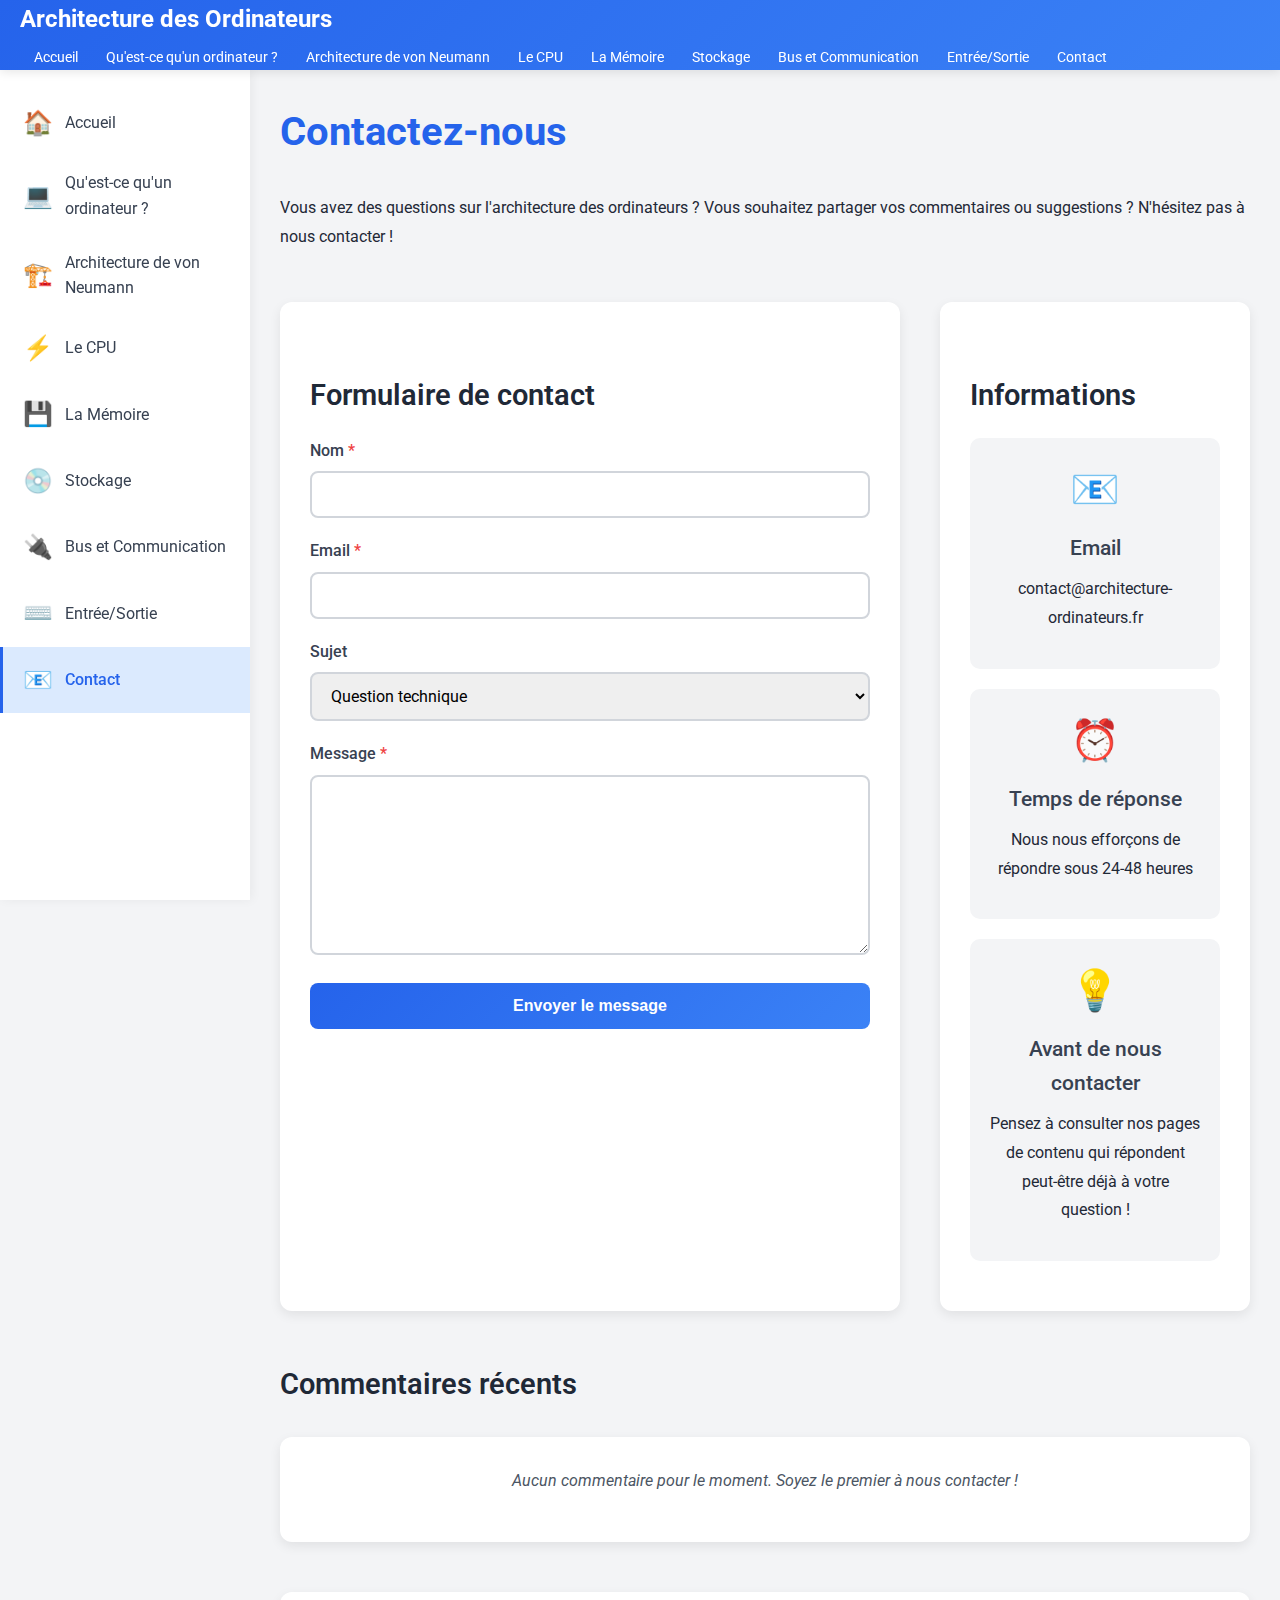
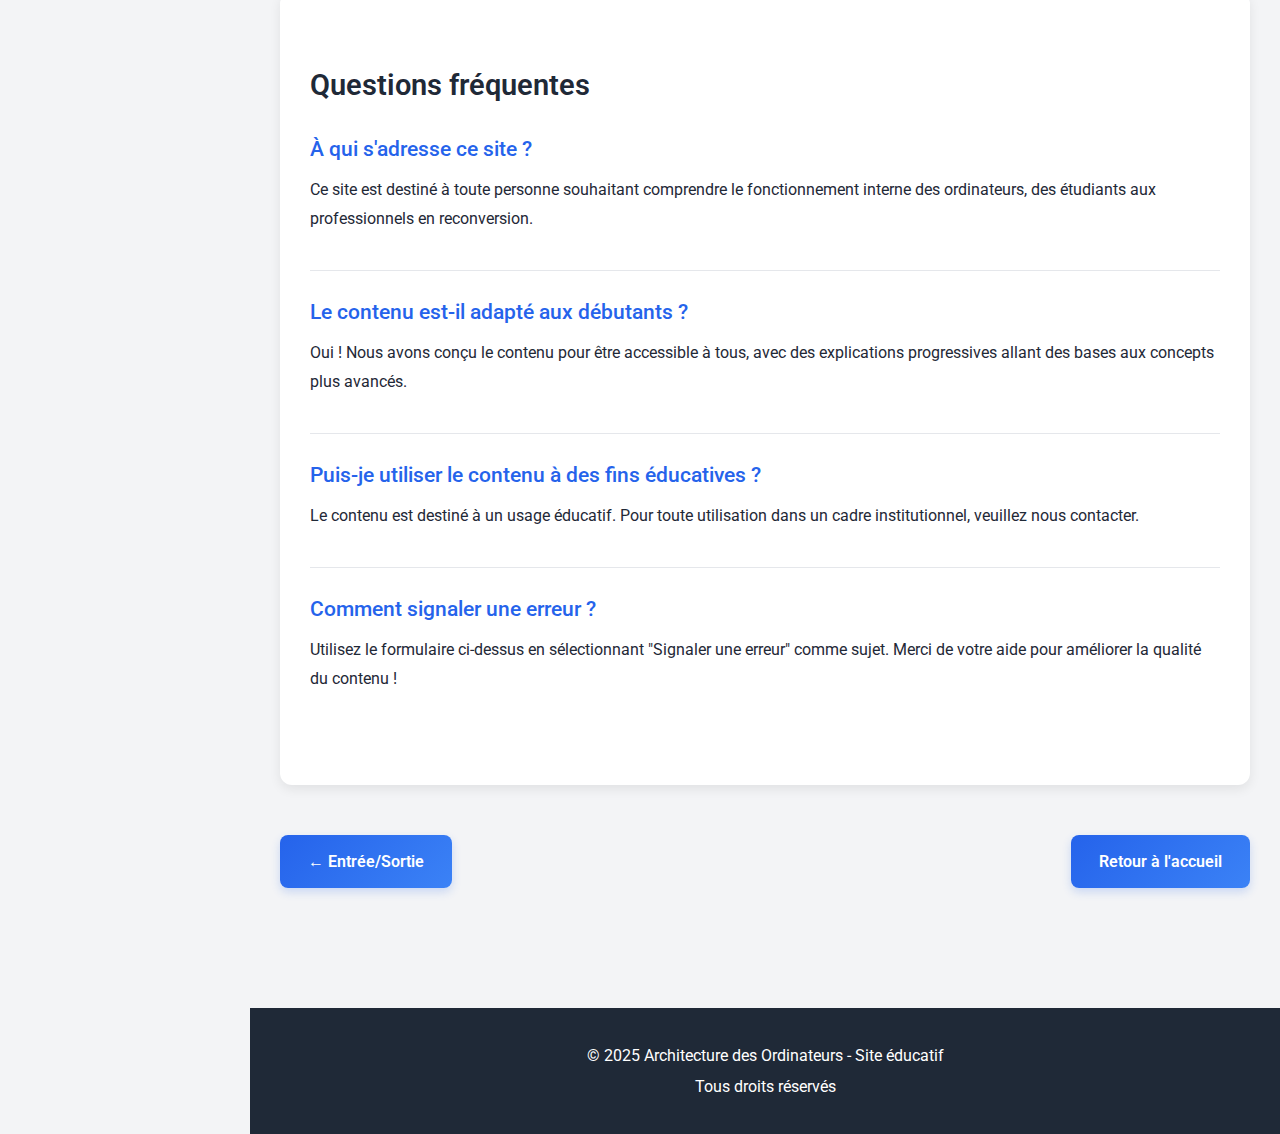
<file: contact.html>
<!DOCTYPE html>
<html lang="fr">
<head>
    <meta charset="UTF-8">
    <meta name="viewport" content="width=device-width, initial-scale=1.0">
    <title>Contact - Architecture des Ordinateurs</title>
    <link rel="stylesheet" href="style.css">
    <link rel="preconnect" href="https://fonts.googleapis.com">
    <link rel="preconnect" href="https://fonts.gstatic.com" crossorigin>
    <link href="https://fonts.googleapis.com/css2?family=Roboto:wght@300;400;500;700&display=swap" rel="stylesheet">
</head>
<body>
    <header>
        <div class="header-content">
            <h1>Architecture des Ordinateurs</h1>
            <nav class="top-nav">
                <a href="index.html">Accueil</a>
                <a href="ordinateur.html">Qu'est-ce qu'un ordinateur ?</a>
                <a href="von-neumann.html">Architecture de von Neumann</a>
                <a href="cpu.html">Le CPU</a>
                <a href="memoire.html">La Mémoire</a>
                <a href="stockage.html">Stockage</a>
                <a href="bus.html">Bus et Communication</a>
                <a href="entree-sortie.html">Entrée/Sortie</a>
                <a href="contact.html">Contact</a>
            </nav>
        </div>
    </header>

    <aside class="sidebar">
        <nav class="side-nav">
            <a href="index.html" class="nav-button">
                <span class="icon">🏠</span>
                <span>Accueil</span>
            </a>
            <a href="ordinateur.html" class="nav-button">
                <span class="icon">💻</span>
                <span>Qu'est-ce qu'un ordinateur ?</span>
            </a>
            <a href="von-neumann.html" class="nav-button">
                <span class="icon">🏗️</span>
                <span>Architecture de von Neumann</span>
            </a>
            <a href="cpu.html" class="nav-button">
                <span class="icon">⚡</span>
                <span>Le CPU</span>
            </a>
            <a href="memoire.html" class="nav-button">
                <span class="icon">💾</span>
                <span>La Mémoire</span>
            </a>
            <a href="stockage.html" class="nav-button">
                <span class="icon">💿</span>
                <span>Stockage</span>
            </a>
            <a href="bus.html" class="nav-button">
                <span class="icon">🔌</span>
                <span>Bus et Communication</span>
            </a>
            <a href="entree-sortie.html" class="nav-button">
                <span class="icon">⌨️</span>
                <span>Entrée/Sortie</span>
            </a>
            <a href="contact.html" class="nav-button active">
                <span class="icon">📧</span>
                <span>Contact</span>
            </a>
        </nav>
    </aside>

    <main class="main-content">
        <article class="content-article">
            <h2>Contactez-nous</h2>

            <section class="content-section">
                <p>Vous avez des questions sur l'architecture des ordinateurs ? Vous souhaitez partager vos commentaires ou suggestions ? N'hésitez pas à nous contacter !</p>
            </section>

            <section class="content-section">
                <div class="contact-container">
                    <div class="contact-form-wrapper">
                        <h3>Formulaire de contact</h3>

                        <form id="contactForm" class="contact-form">
                            <div class="form-group">
                                <label for="nom">Nom <span class="required">*</span></label>
                                <input type="text" id="nom" name="nom" required>
                            </div>

                            <div class="form-group">
                                <label for="email">Email <span class="required">*</span></label>
                                <input type="email" id="email" name="email" required>
                            </div>

                            <div class="form-group">
                                <label for="sujet">Sujet</label>
                                <select id="sujet" name="sujet">
                                    <option value="question">Question technique</option>
                                    <option value="suggestion">Suggestion</option>
                                    <option value="erreur">Signaler une erreur</option>
                                    <option value="autre">Autre</option>
                                </select>
                            </div>

                            <div class="form-group">
                                <label for="message">Message <span class="required">*</span></label>
                                <textarea id="message" name="message" rows="8" required></textarea>
                            </div>

                            <button type="submit" class="submit-btn">Envoyer le message</button>
                        </form>

                        <div id="formMessage" class="form-message"></div>
                    </div>

                    <div class="contact-info">
                        <h3>Informations</h3>

                        <div class="info-card">
                            <div class="info-icon">📧</div>
                            <h4>Email</h4>
                            <p>contact@architecture-ordinateurs.fr</p>
                        </div>

                        <div class="info-card">
                            <div class="info-icon">⏰</div>
                            <h4>Temps de réponse</h4>
                            <p>Nous nous efforçons de répondre sous 24-48 heures</p>
                        </div>

                        <div class="info-card">
                            <div class="info-icon">💡</div>
                            <h4>Avant de nous contacter</h4>
                            <p>Pensez à consulter nos pages de contenu qui répondent peut-être déjà à votre question !</p>
                        </div>
                    </div>
                </div>
            </section>

            <section class="content-section">
                <h3>Commentaires récents</h3>
                <div id="commentsList" class="comments-list">
                    <p class="loading-comments">Chargement des commentaires...</p>
                </div>
            </section>

            <div class="faq-section">
                <h3>Questions fréquentes</h3>

                <div class="faq-item">
                    <h4>À qui s'adresse ce site ?</h4>
                    <p>Ce site est destiné à toute personne souhaitant comprendre le fonctionnement interne des ordinateurs, des étudiants aux professionnels en reconversion.</p>
                </div>

                <div class="faq-item">
                    <h4>Le contenu est-il adapté aux débutants ?</h4>
                    <p>Oui ! Nous avons conçu le contenu pour être accessible à tous, avec des explications progressives allant des bases aux concepts plus avancés.</p>
                </div>

                <div class="faq-item">
                    <h4>Puis-je utiliser le contenu à des fins éducatives ?</h4>
                    <p>Le contenu est destiné à un usage éducatif. Pour toute utilisation dans un cadre institutionnel, veuillez nous contacter.</p>
                </div>

                <div class="faq-item">
                    <h4>Comment signaler une erreur ?</h4>
                    <p>Utilisez le formulaire ci-dessus en sélectionnant "Signaler une erreur" comme sujet. Merci de votre aide pour améliorer la qualité du contenu !</p>
                </div>
            </div>

            <div class="navigation-links">
                <a href="entree-sortie.html" class="nav-link-btn">← Entrée/Sortie</a>
                <a href="index.html" class="nav-link-btn">Retour à l'accueil</a>
            </div>
        </article>
    </main>

    <footer>
        <div class="footer-content">
            <p>&copy; 2025 Architecture des Ordinateurs - Site éducatif</p>
            <p>Tous droits réservés</p>
        </div>
    </footer>

    <script src="script.js"></script>
</body>
</html>
</file>
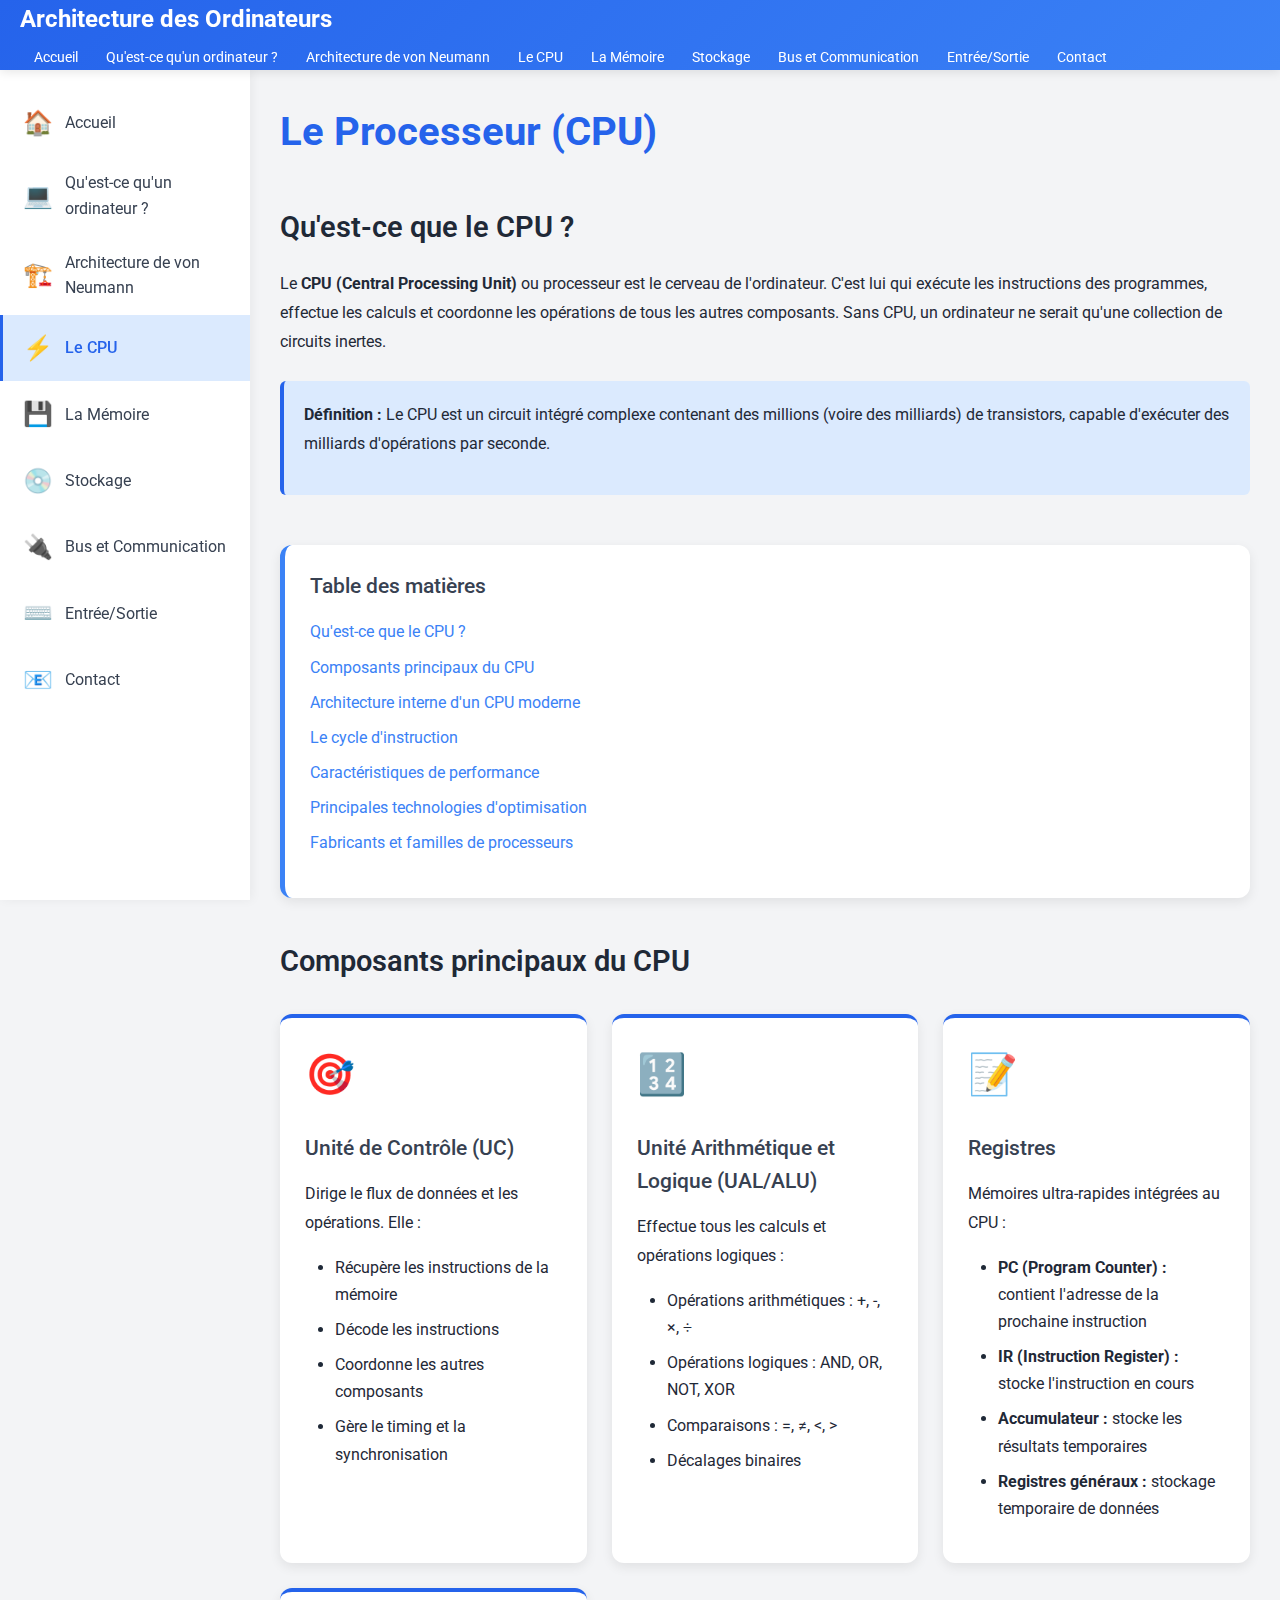
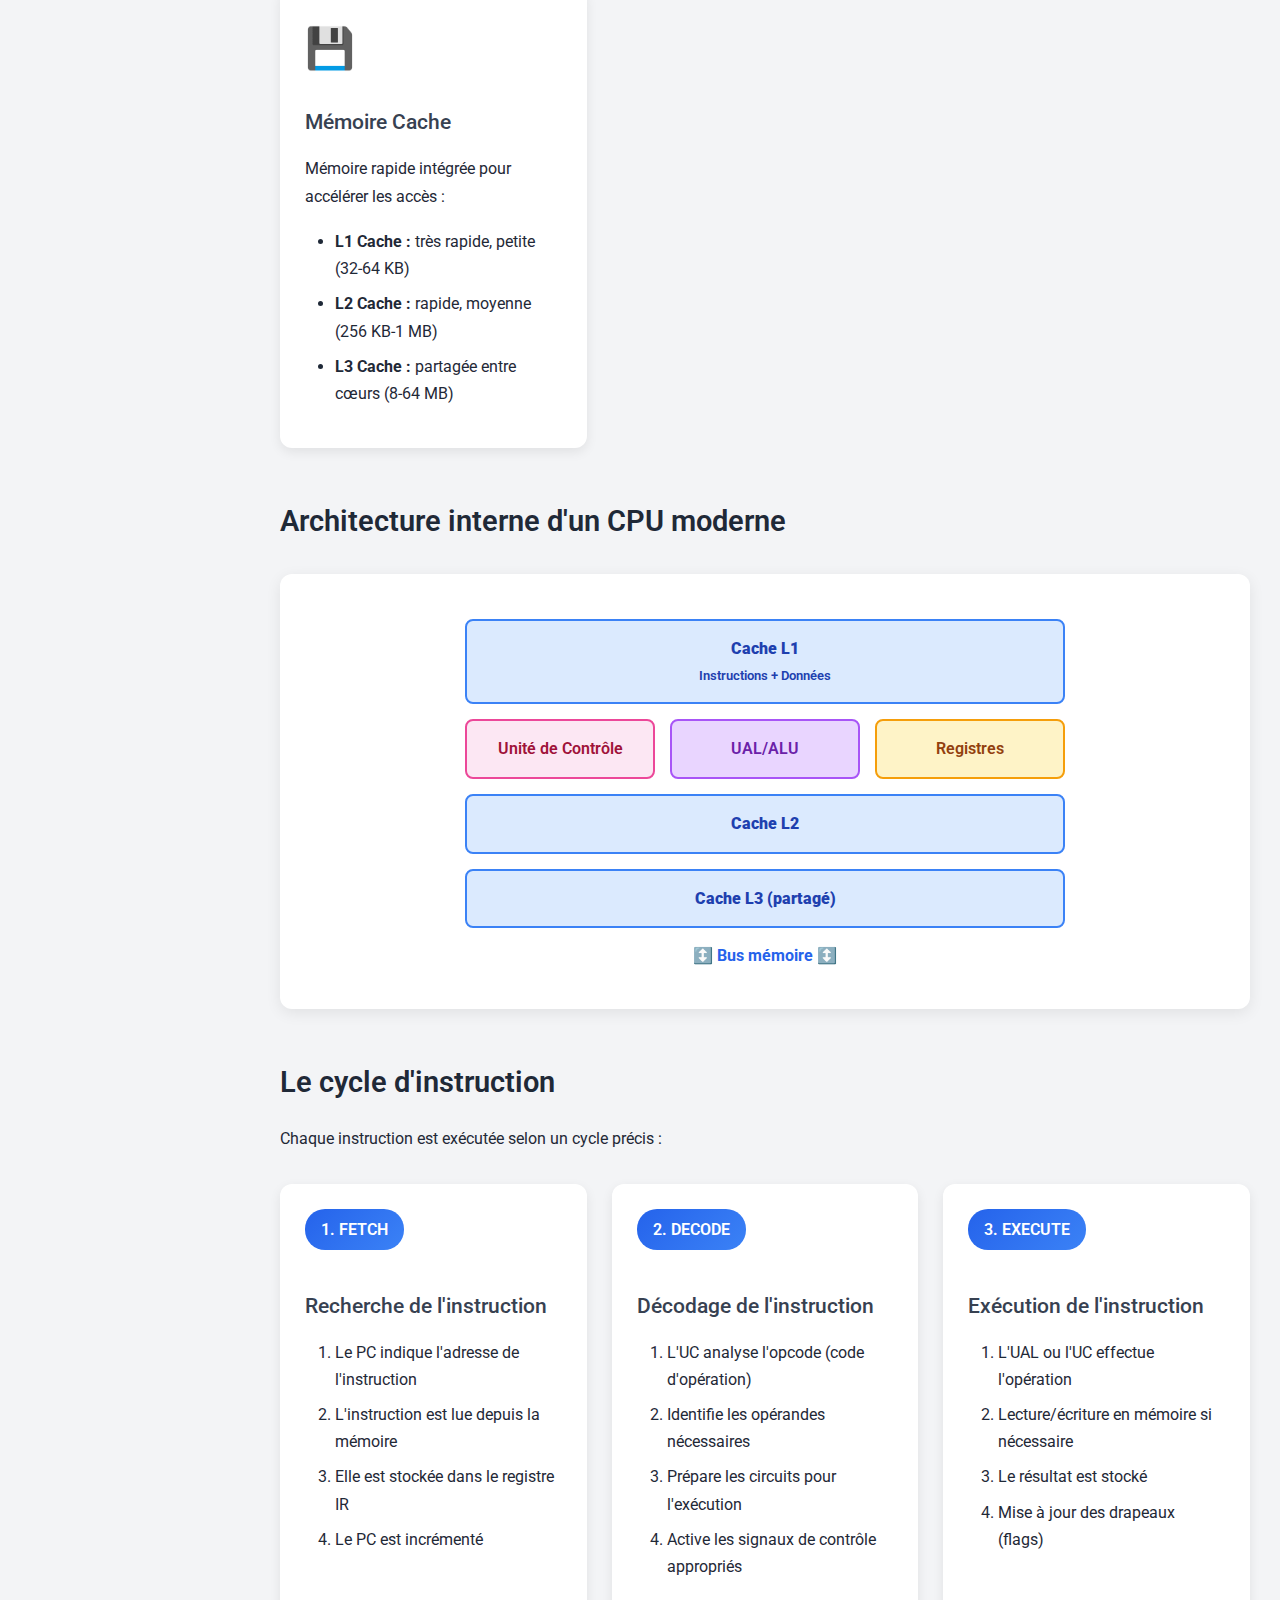
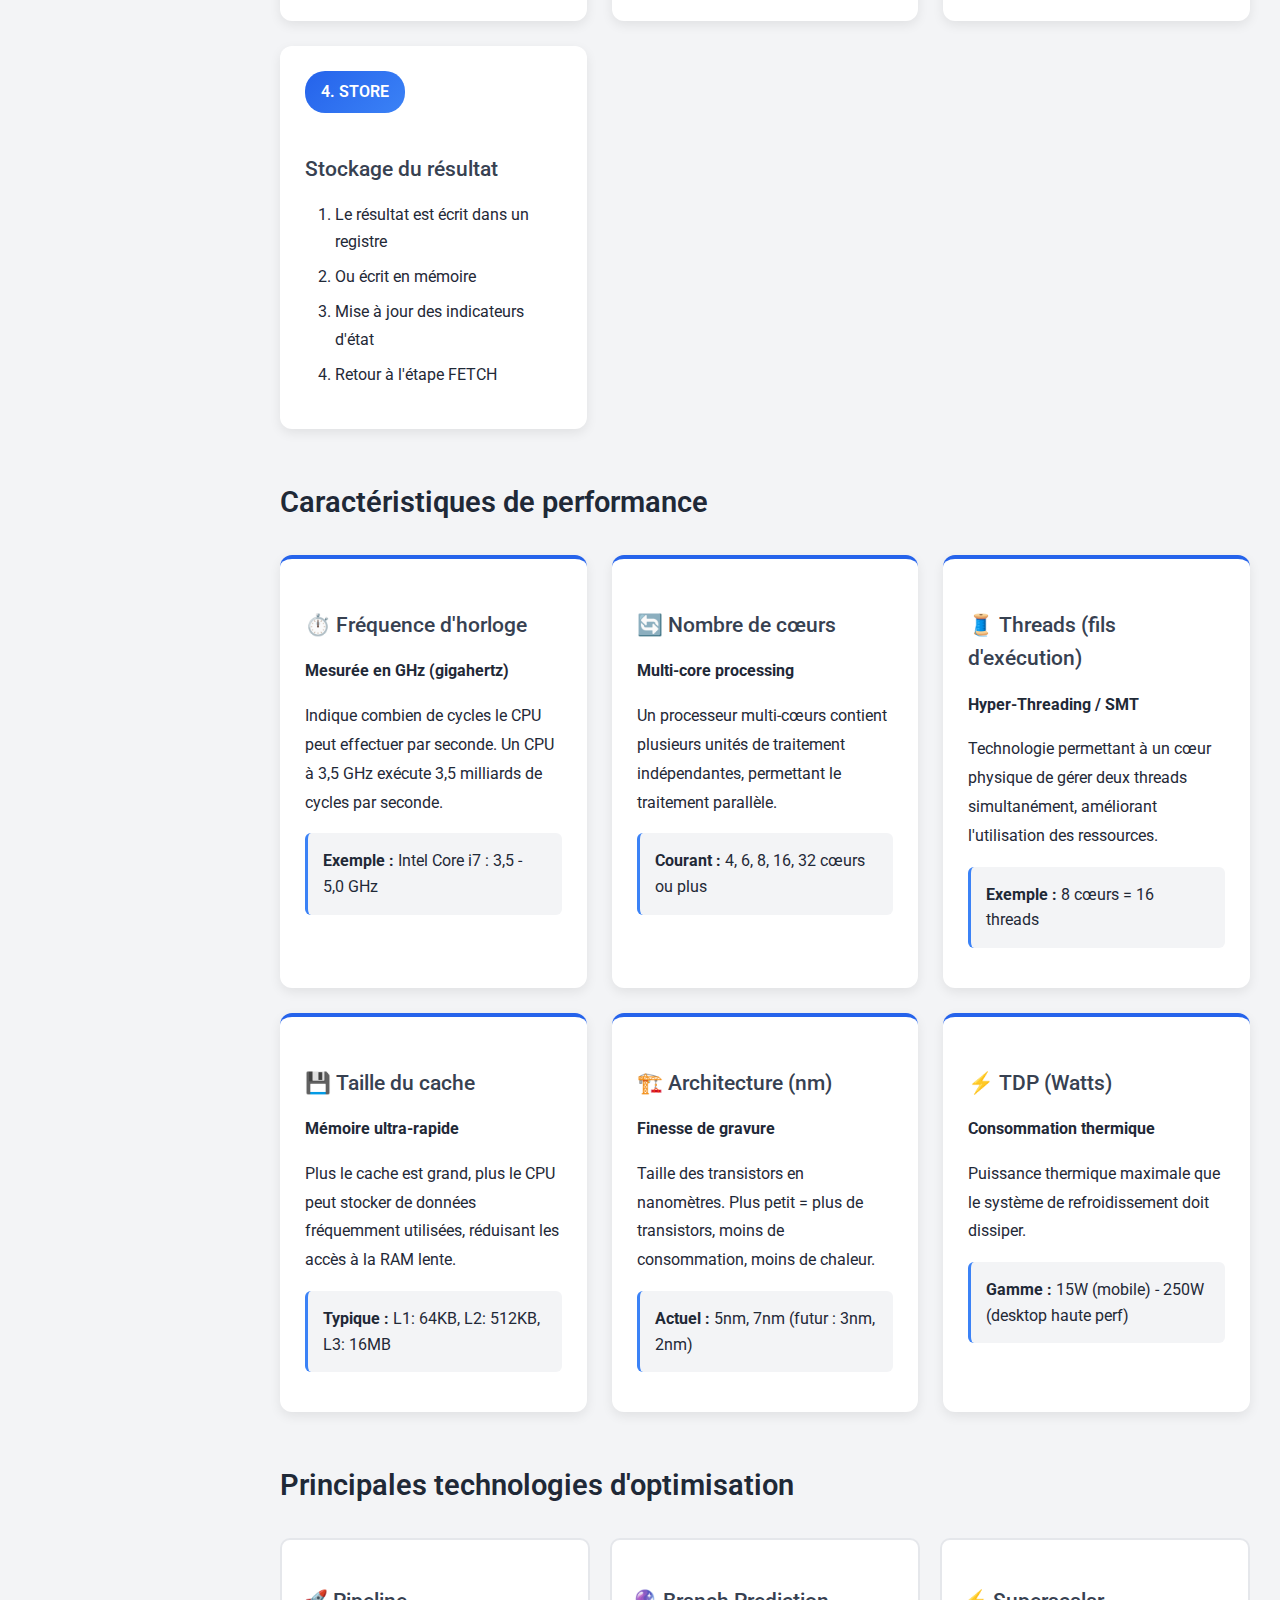
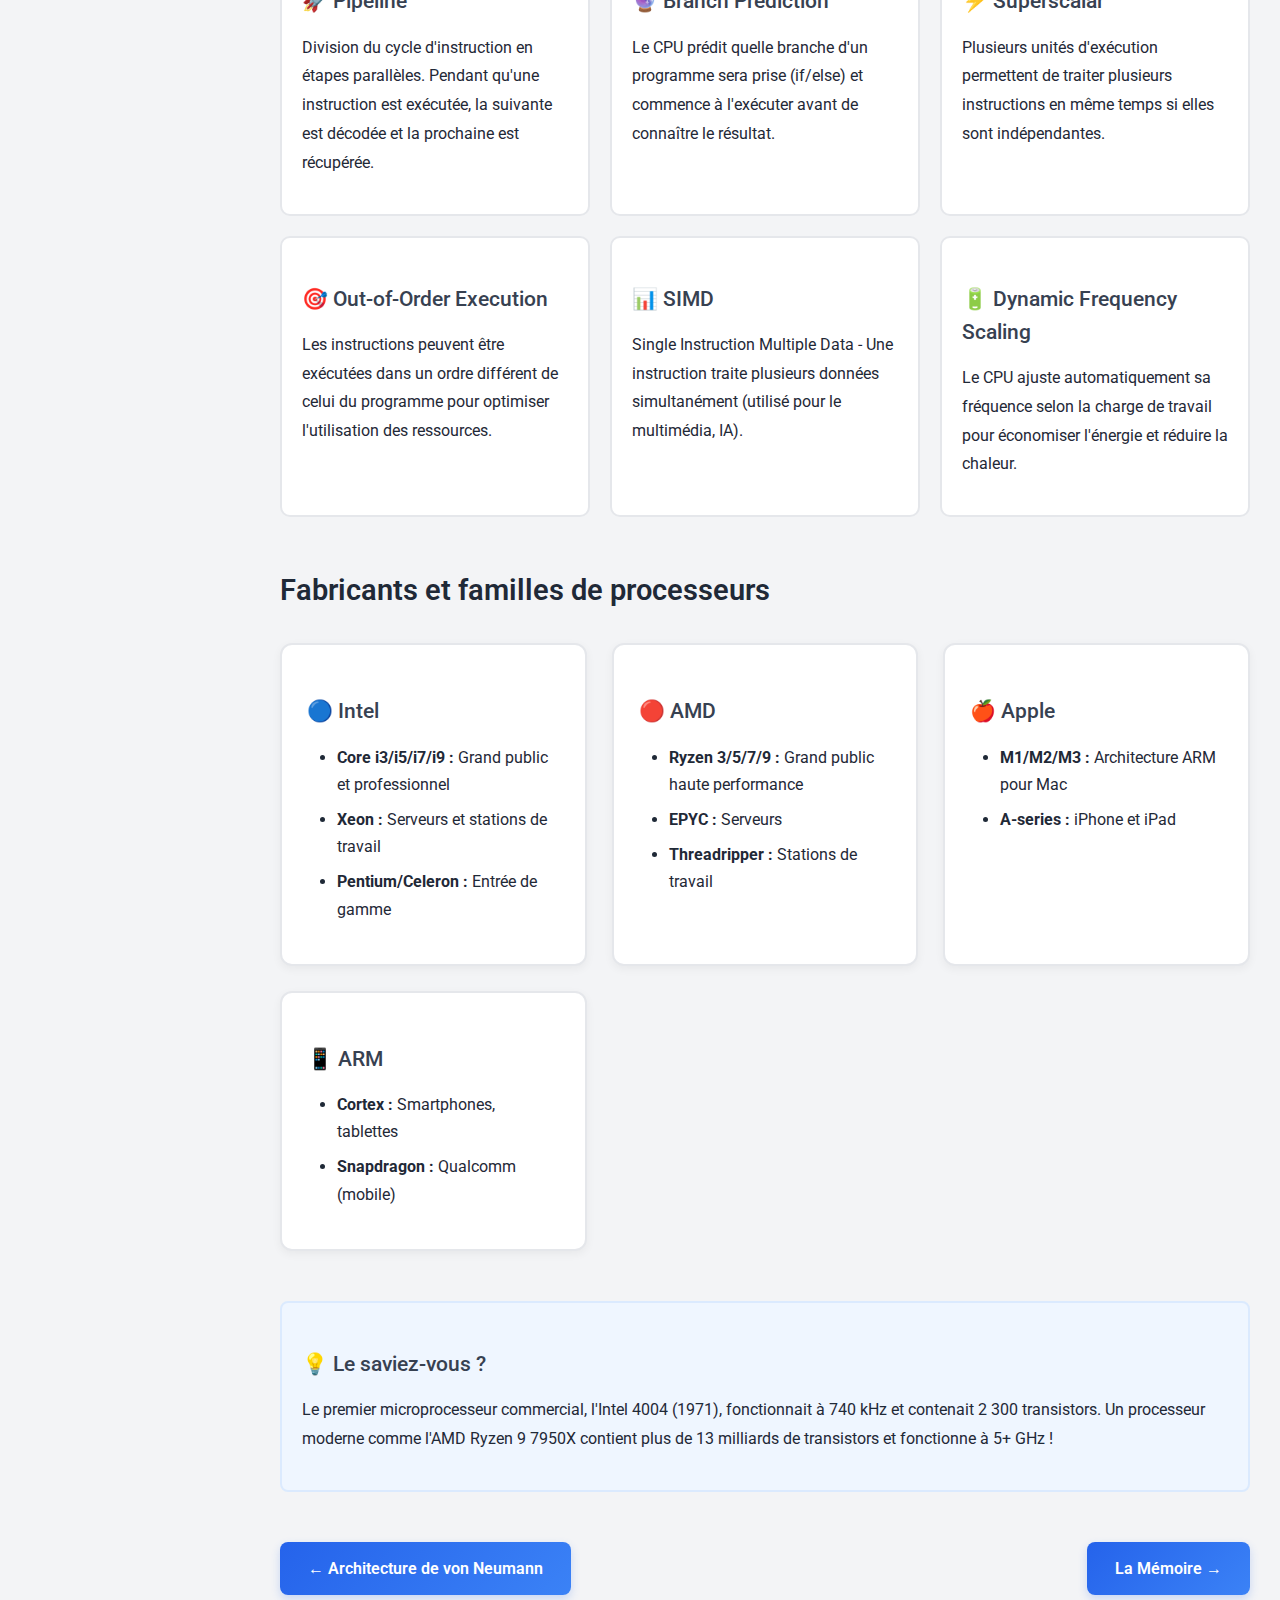
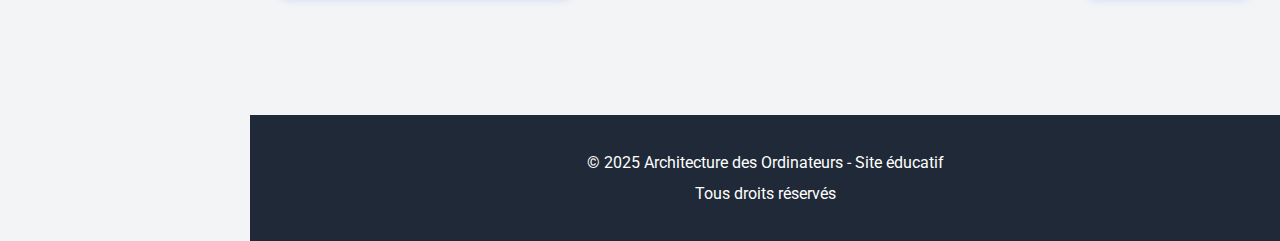
<file: cpu.html>
<!DOCTYPE html>
<html lang="fr">
<head>
    <meta charset="UTF-8">
    <meta name="viewport" content="width=device-width, initial-scale=1.0">
    <title>Le CPU - Architecture des Ordinateurs</title>
    <link rel="stylesheet" href="style.css">
    <link rel="preconnect" href="https://fonts.googleapis.com">
    <link rel="preconnect" href="https://fonts.gstatic.com" crossorigin>
    <link href="https://fonts.googleapis.com/css2?family=Roboto:wght@300;400;500;700&display=swap" rel="stylesheet">
</head>
<body>
    <header>
        <div class="header-content">
            <h1>Architecture des Ordinateurs</h1>
            <nav class="top-nav">
                <a href="index.html">Accueil</a>
                <a href="ordinateur.html">Qu'est-ce qu'un ordinateur ?</a>
                <a href="von-neumann.html">Architecture de von Neumann</a>
                <a href="cpu.html">Le CPU</a>
                <a href="memoire.html">La Mémoire</a>
                <a href="stockage.html">Stockage</a>
                <a href="bus.html">Bus et Communication</a>
                <a href="entree-sortie.html">Entrée/Sortie</a>
                <a href="contact.html">Contact</a>
            </nav>
        </div>
    </header>

    <aside class="sidebar">
        <nav class="side-nav">
            <a href="index.html" class="nav-button">
                <span class="icon">🏠</span>
                <span>Accueil</span>
            </a>
            <a href="ordinateur.html" class="nav-button">
                <span class="icon">💻</span>
                <span>Qu'est-ce qu'un ordinateur ?</span>
            </a>
            <a href="von-neumann.html" class="nav-button">
                <span class="icon">🏗️</span>
                <span>Architecture de von Neumann</span>
            </a>
            <a href="cpu.html" class="nav-button active">
                <span class="icon">⚡</span>
                <span>Le CPU</span>
            </a>
            <a href="memoire.html" class="nav-button">
                <span class="icon">💾</span>
                <span>La Mémoire</span>
            </a>
            <a href="stockage.html" class="nav-button">
                <span class="icon">💿</span>
                <span>Stockage</span>
            </a>
            <a href="bus.html" class="nav-button">
                <span class="icon">🔌</span>
                <span>Bus et Communication</span>
            </a>
            <a href="entree-sortie.html" class="nav-button">
                <span class="icon">⌨️</span>
                <span>Entrée/Sortie</span>
            </a>
            <a href="contact.html" class="nav-button">
                <span class="icon">📧</span>
                <span>Contact</span>
            </a>
        </nav>
    </aside>

    <main class="main-content">
        <article class="content-article">
            <h2>Le Processeur (CPU)</h2>

            <section class="content-section">
                <h3>Qu'est-ce que le CPU ?</h3>
                <p>Le <strong>CPU (Central Processing Unit)</strong> ou processeur est le cerveau de l'ordinateur. C'est lui qui exécute les instructions des programmes, effectue les calculs et coordonne les opérations de tous les autres composants. Sans CPU, un ordinateur ne serait qu'une collection de circuits inertes.</p>

                <div class="highlight-box">
                    <p><strong>Définition :</strong> Le CPU est un circuit intégré complexe contenant des millions (voire des milliards) de transistors, capable d'exécuter des milliards d'opérations par seconde.</p>
                </div>
            </section>

            <section class="content-section">
                <h3>Composants principaux du CPU</h3>

                <div class="cpu-components">
                    <div class="cpu-component-card">
                        <div class="component-icon">🎯</div>
                        <h4>Unité de Contrôle (UC)</h4>
                        <p>Dirige le flux de données et les opérations. Elle :</p>
                        <ul>
                            <li>Récupère les instructions de la mémoire</li>
                            <li>Décode les instructions</li>
                            <li>Coordonne les autres composants</li>
                            <li>Gère le timing et la synchronisation</li>
                        </ul>
                    </div>

                    <div class="cpu-component-card">
                        <div class="component-icon">🔢</div>
                        <h4>Unité Arithmétique et Logique (UAL/ALU)</h4>
                        <p>Effectue tous les calculs et opérations logiques :</p>
                        <ul>
                            <li>Opérations arithmétiques : +, -, ×, ÷</li>
                            <li>Opérations logiques : AND, OR, NOT, XOR</li>
                            <li>Comparaisons : =, ≠, &lt;, &gt;</li>
                            <li>Décalages binaires</li>
                        </ul>
                    </div>

                    <div class="cpu-component-card">
                        <div class="component-icon">📝</div>
                        <h4>Registres</h4>
                        <p>Mémoires ultra-rapides intégrées au CPU :</p>
                        <ul>
                            <li><strong>PC (Program Counter) :</strong> contient l'adresse de la prochaine instruction</li>
                            <li><strong>IR (Instruction Register) :</strong> stocke l'instruction en cours</li>
                            <li><strong>Accumulateur :</strong> stocke les résultats temporaires</li>
                            <li><strong>Registres généraux :</strong> stockage temporaire de données</li>
                        </ul>
                    </div>

                    <div class="cpu-component-card">
                        <div class="component-icon">💾</div>
                        <h4>Mémoire Cache</h4>
                        <p>Mémoire rapide intégrée pour accélérer les accès :</p>
                        <ul>
                            <li><strong>L1 Cache :</strong> très rapide, petite (32-64 KB)</li>
                            <li><strong>L2 Cache :</strong> rapide, moyenne (256 KB-1 MB)</li>
                            <li><strong>L3 Cache :</strong> partagée entre cœurs (8-64 MB)</li>
                        </ul>
                    </div>
                </div>
            </section>

            <section class="content-section">
                <h3>Architecture interne d'un CPU moderne</h3>
                <div class="diagram-box">
                    <div class="cpu-diagram">
                        <div class="cpu-layer">
                            <div class="cpu-block cache-bg">
                                <strong>Cache L1</strong><br>
                                <small>Instructions + Données</small>
                            </div>
                        </div>
                        <div class="cpu-layer">
                            <div class="cpu-block ctrl-bg">Unité de Contrôle</div>
                            <div class="cpu-block alu-bg">UAL/ALU</div>
                            <div class="cpu-block reg-bg">Registres</div>
                        </div>
                        <div class="cpu-layer">
                            <div class="cpu-block cache-bg">
                                <strong>Cache L2</strong>
                            </div>
                        </div>
                        <div class="cpu-layer">
                            <div class="cpu-block cache-bg wide">
                                <strong>Cache L3 (partagé)</strong>
                            </div>
                        </div>
                        <div class="cpu-arrow">↕️ Bus mémoire ↕️</div>
                    </div>
                </div>
            </section>

            <section class="content-section">
                <h3>Le cycle d'instruction</h3>
                <p>Chaque instruction est exécutée selon un cycle précis :</p>

                <div class="instruction-cycle">
                    <div class="cycle-step-detail">
                        <div class="step-badge">1. FETCH</div>
                        <h4>Recherche de l'instruction</h4>
                        <ol>
                            <li>Le PC indique l'adresse de l'instruction</li>
                            <li>L'instruction est lue depuis la mémoire</li>
                            <li>Elle est stockée dans le registre IR</li>
                            <li>Le PC est incrémenté</li>
                        </ol>
                    </div>

                    <div class="cycle-step-detail">
                        <div class="step-badge">2. DECODE</div>
                        <h4>Décodage de l'instruction</h4>
                        <ol>
                            <li>L'UC analyse l'opcode (code d'opération)</li>
                            <li>Identifie les opérandes nécessaires</li>
                            <li>Prépare les circuits pour l'exécution</li>
                            <li>Active les signaux de contrôle appropriés</li>
                        </ol>
                    </div>

                    <div class="cycle-step-detail">
                        <div class="step-badge">3. EXECUTE</div>
                        <h4>Exécution de l'instruction</h4>
                        <ol>
                            <li>L'UAL ou l'UC effectue l'opération</li>
                            <li>Lecture/écriture en mémoire si nécessaire</li>
                            <li>Le résultat est stocké</li>
                            <li>Mise à jour des drapeaux (flags)</li>
                        </ol>
                    </div>

                    <div class="cycle-step-detail">
                        <div class="step-badge">4. STORE</div>
                        <h4>Stockage du résultat</h4>
                        <ol>
                            <li>Le résultat est écrit dans un registre</li>
                            <li>Ou écrit en mémoire</li>
                            <li>Mise à jour des indicateurs d'état</li>
                            <li>Retour à l'étape FETCH</li>
                        </ol>
                    </div>
                </div>
            </section>

            <section class="content-section">
                <h3>Caractéristiques de performance</h3>

                <div class="performance-grid">
                    <div class="perf-card">
                        <h4>⏱️ Fréquence d'horloge</h4>
                        <p><strong>Mesurée en GHz (gigahertz)</strong></p>
                        <p>Indique combien de cycles le CPU peut effectuer par seconde. Un CPU à 3,5 GHz exécute 3,5 milliards de cycles par seconde.</p>
                        <div class="example-box">
                            <strong>Exemple :</strong> Intel Core i7 : 3,5 - 5,0 GHz
                        </div>
                    </div>

                    <div class="perf-card">
                        <h4>🔄 Nombre de cœurs</h4>
                        <p><strong>Multi-core processing</strong></p>
                        <p>Un processeur multi-cœurs contient plusieurs unités de traitement indépendantes, permettant le traitement parallèle.</p>
                        <div class="example-box">
                            <strong>Courant :</strong> 4, 6, 8, 16, 32 cœurs ou plus
                        </div>
                    </div>

                    <div class="perf-card">
                        <h4>🧵 Threads (fils d'exécution)</h4>
                        <p><strong>Hyper-Threading / SMT</strong></p>
                        <p>Technologie permettant à un cœur physique de gérer deux threads simultanément, améliorant l'utilisation des ressources.</p>
                        <div class="example-box">
                            <strong>Exemple :</strong> 8 cœurs = 16 threads
                        </div>
                    </div>

                    <div class="perf-card">
                        <h4>💾 Taille du cache</h4>
                        <p><strong>Mémoire ultra-rapide</strong></p>
                        <p>Plus le cache est grand, plus le CPU peut stocker de données fréquemment utilisées, réduisant les accès à la RAM lente.</p>
                        <div class="example-box">
                            <strong>Typique :</strong> L1: 64KB, L2: 512KB, L3: 16MB
                        </div>
                    </div>

                    <div class="perf-card">
                        <h4>🏗️ Architecture (nm)</h4>
                        <p><strong>Finesse de gravure</strong></p>
                        <p>Taille des transistors en nanomètres. Plus petit = plus de transistors, moins de consommation, moins de chaleur.</p>
                        <div class="example-box">
                            <strong>Actuel :</strong> 5nm, 7nm (futur : 3nm, 2nm)
                        </div>
                    </div>

                    <div class="perf-card">
                        <h4>⚡ TDP (Watts)</h4>
                        <p><strong>Consommation thermique</strong></p>
                        <p>Puissance thermique maximale que le système de refroidissement doit dissiper.</p>
                        <div class="example-box">
                            <strong>Gamme :</strong> 15W (mobile) - 250W (desktop haute perf)
                        </div>
                    </div>
                </div>
            </section>

            <section class="content-section">
                <h3>Principales technologies d'optimisation</h3>

                <div class="tech-cards">
                    <div class="tech-card">
                        <h4>🚀 Pipeline</h4>
                        <p>Division du cycle d'instruction en étapes parallèles. Pendant qu'une instruction est exécutée, la suivante est décodée et la prochaine est récupérée.</p>
                    </div>

                    <div class="tech-card">
                        <h4>🔮 Branch Prediction</h4>
                        <p>Le CPU prédit quelle branche d'un programme sera prise (if/else) et commence à l'exécuter avant de connaître le résultat.</p>
                    </div>

                    <div class="tech-card">
                        <h4>⚡ Superscalar</h4>
                        <p>Plusieurs unités d'exécution permettent de traiter plusieurs instructions en même temps si elles sont indépendantes.</p>
                    </div>

                    <div class="tech-card">
                        <h4>🎯 Out-of-Order Execution</h4>
                        <p>Les instructions peuvent être exécutées dans un ordre différent de celui du programme pour optimiser l'utilisation des ressources.</p>
                    </div>

                    <div class="tech-card">
                        <h4>📊 SIMD</h4>
                        <p>Single Instruction Multiple Data - Une instruction traite plusieurs données simultanément (utilisé pour le multimédia, IA).</p>
                    </div>

                    <div class="tech-card">
                        <h4>🔋 Dynamic Frequency Scaling</h4>
                        <p>Le CPU ajuste automatiquement sa fréquence selon la charge de travail pour économiser l'énergie et réduire la chaleur.</p>
                    </div>
                </div>
            </section>

            <section class="content-section">
                <h3>Fabricants et familles de processeurs</h3>

                <div class="manufacturers">
                    <div class="manufacturer-card">
                        <h4>🔵 Intel</h4>
                        <ul>
                            <li><strong>Core i3/i5/i7/i9 :</strong> Grand public et professionnel</li>
                            <li><strong>Xeon :</strong> Serveurs et stations de travail</li>
                            <li><strong>Pentium/Celeron :</strong> Entrée de gamme</li>
                        </ul>
                    </div>

                    <div class="manufacturer-card">
                        <h4>🔴 AMD</h4>
                        <ul>
                            <li><strong>Ryzen 3/5/7/9 :</strong> Grand public haute performance</li>
                            <li><strong>EPYC :</strong> Serveurs</li>
                            <li><strong>Threadripper :</strong> Stations de travail</li>
                        </ul>
                    </div>

                    <div class="manufacturer-card">
                        <h4>🍎 Apple</h4>
                        <ul>
                            <li><strong>M1/M2/M3 :</strong> Architecture ARM pour Mac</li>
                            <li><strong>A-series :</strong> iPhone et iPad</li>
                        </ul>
                    </div>

                    <div class="manufacturer-card">
                        <h4>📱 ARM</h4>
                        <ul>
                            <li><strong>Cortex :</strong> Smartphones, tablettes</li>
                            <li><strong>Snapdragon :</strong> Qualcomm (mobile)</li>
                        </ul>
                    </div>
                </div>
            </section>

            <div class="info-box">
                <h4>💡 Le saviez-vous ?</h4>
                <p>Le premier microprocesseur commercial, l'Intel 4004 (1971), fonctionnait à 740 kHz et contenait 2 300 transistors. Un processeur moderne comme l'AMD Ryzen 9 7950X contient plus de 13 milliards de transistors et fonctionne à 5+ GHz !</p>
            </div>

            <div class="navigation-links">
                <a href="von-neumann.html" class="nav-link-btn">← Architecture de von Neumann</a>
                <a href="memoire.html" class="nav-link-btn">La Mémoire →</a>
            </div>
        </article>
    </main>

    <footer>
        <div class="footer-content">
            <p>&copy; 2025 Architecture des Ordinateurs - Site éducatif</p>
            <p>Tous droits réservés</p>
        </div>
    </footer>

    <script src="script.js"></script>
</body>
</html>
</file>
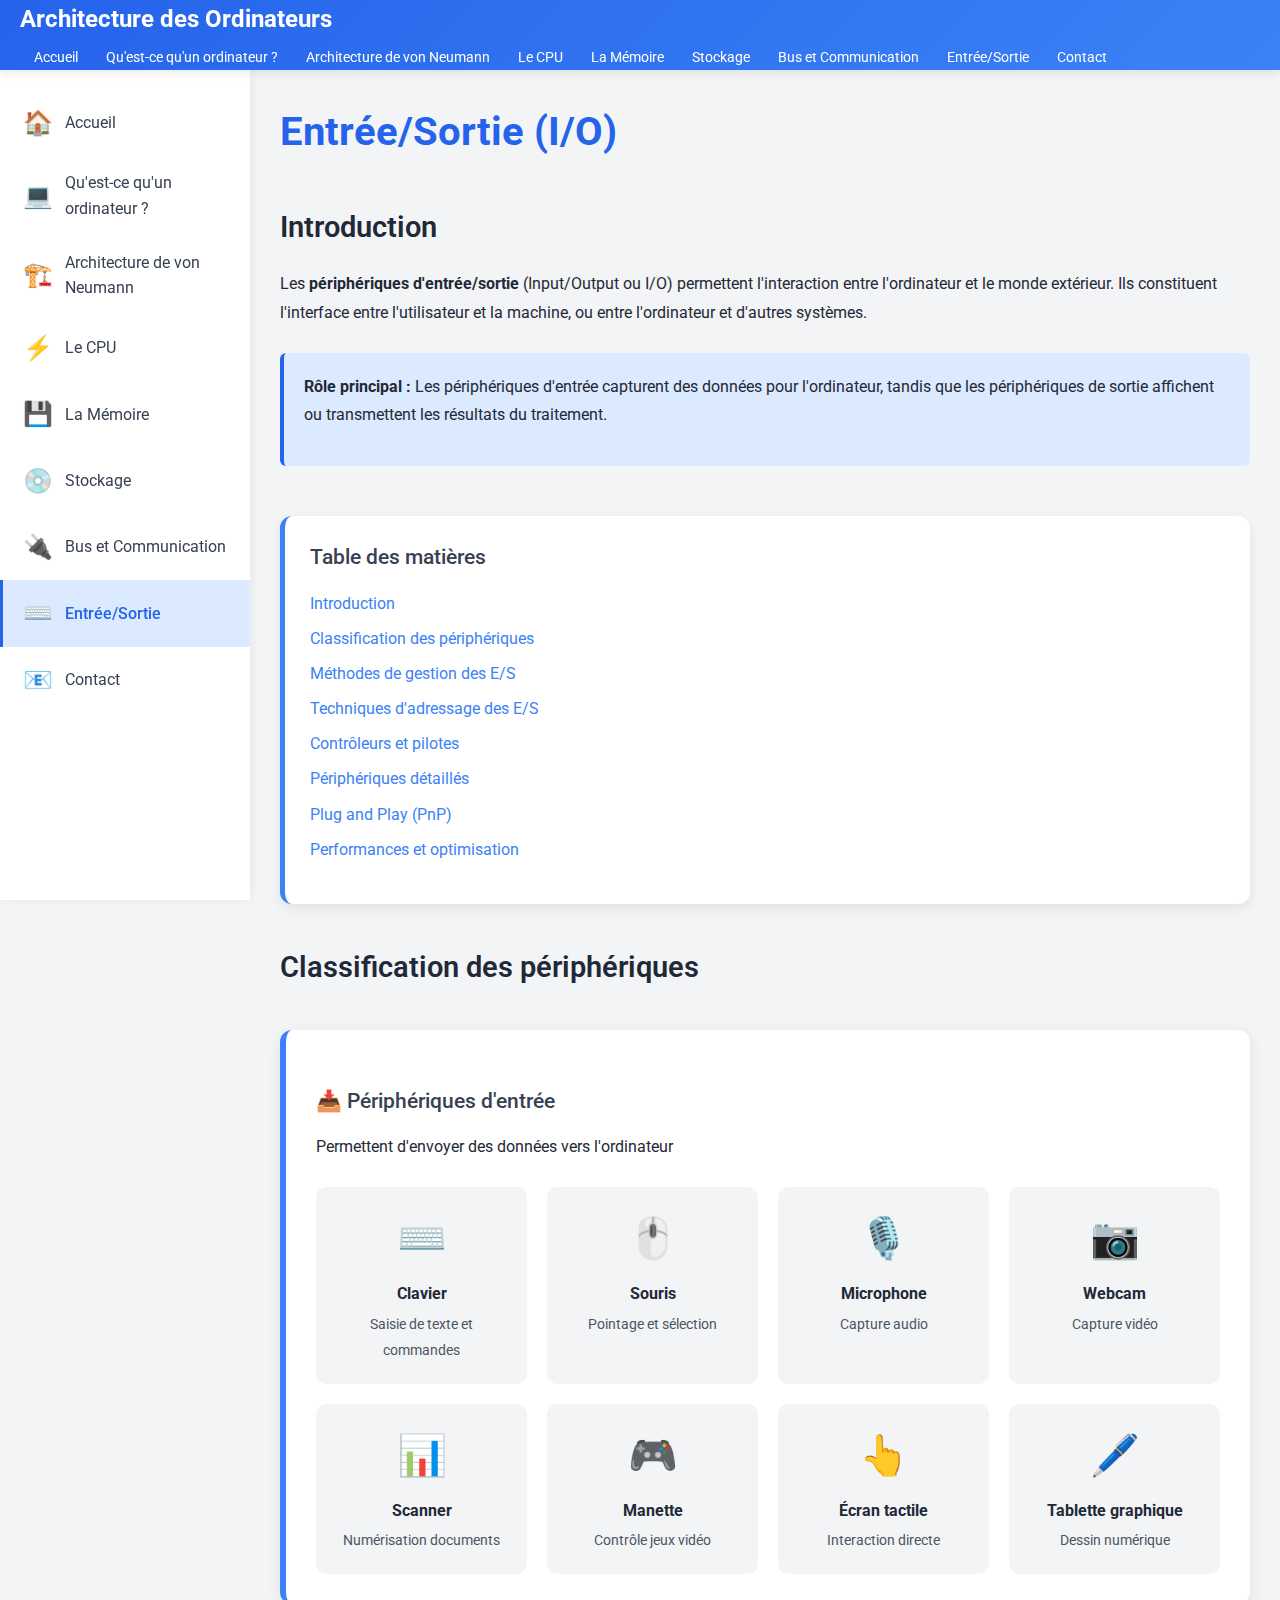
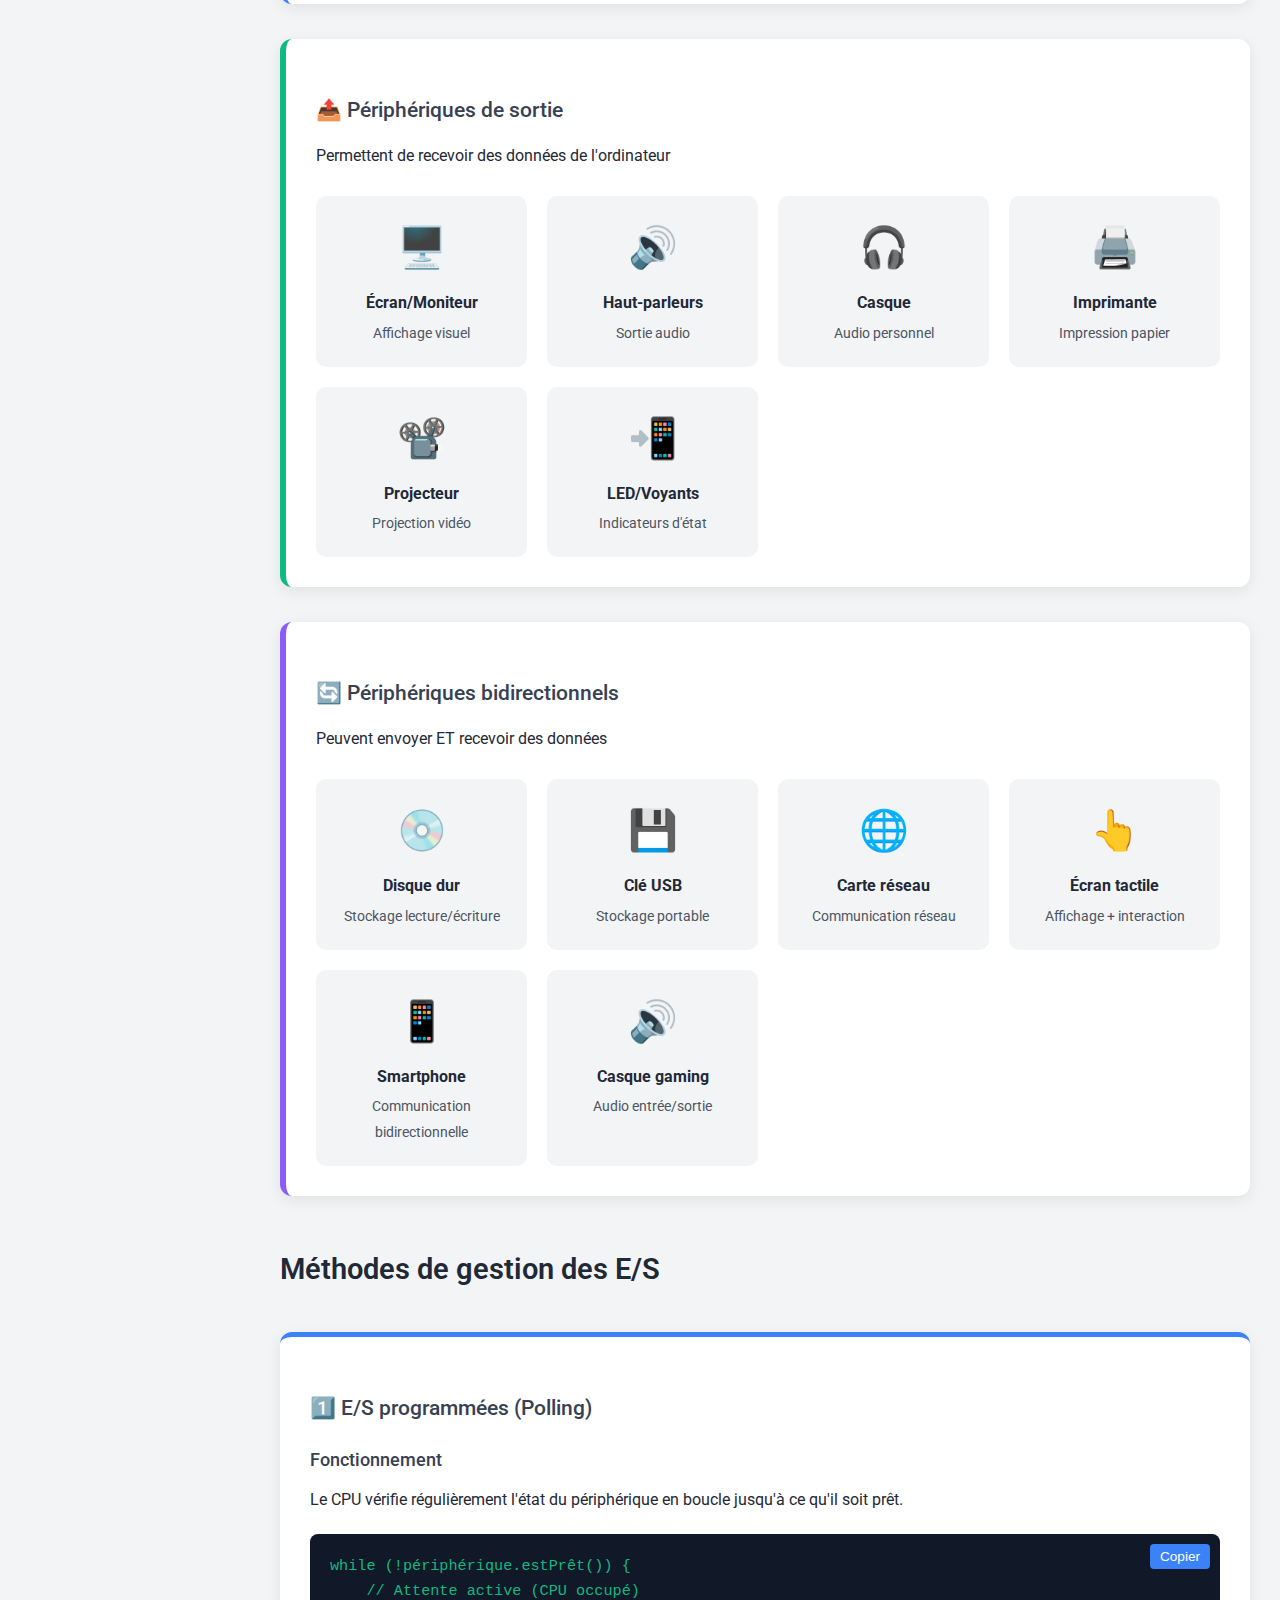
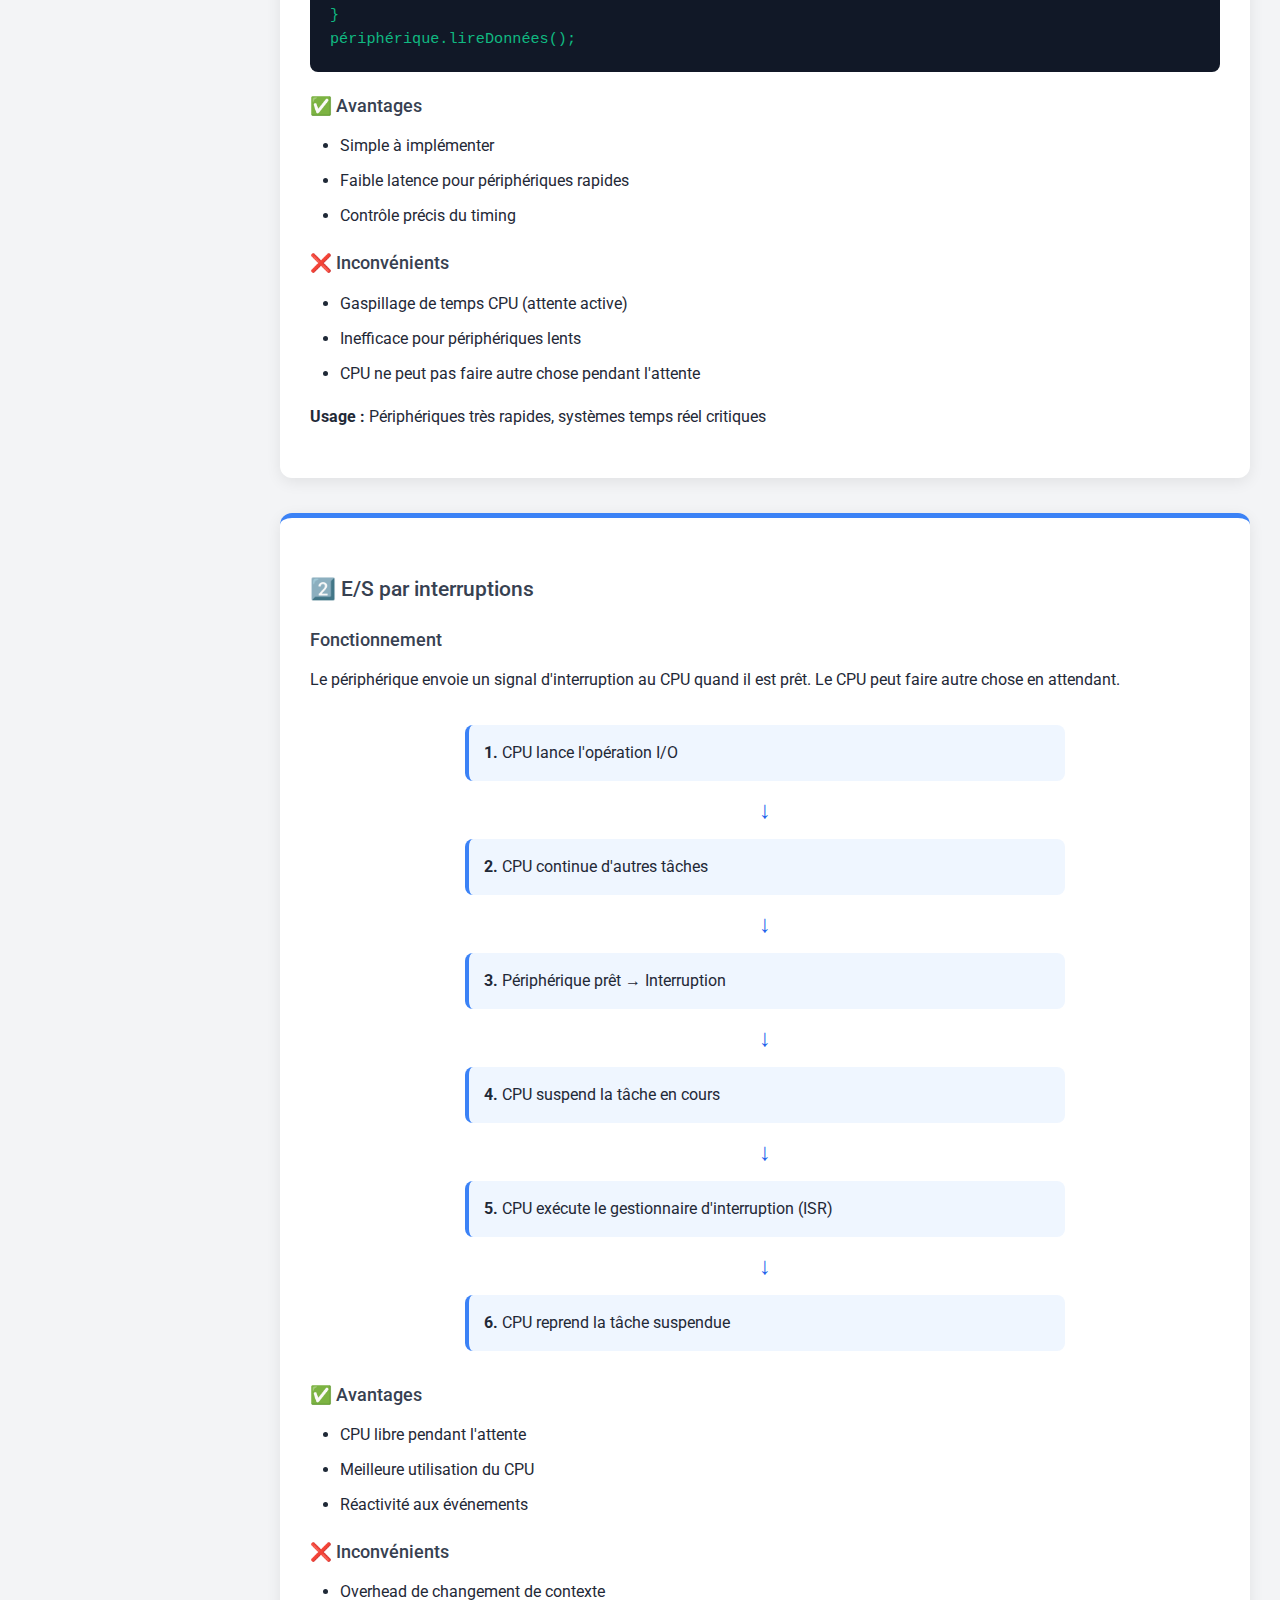
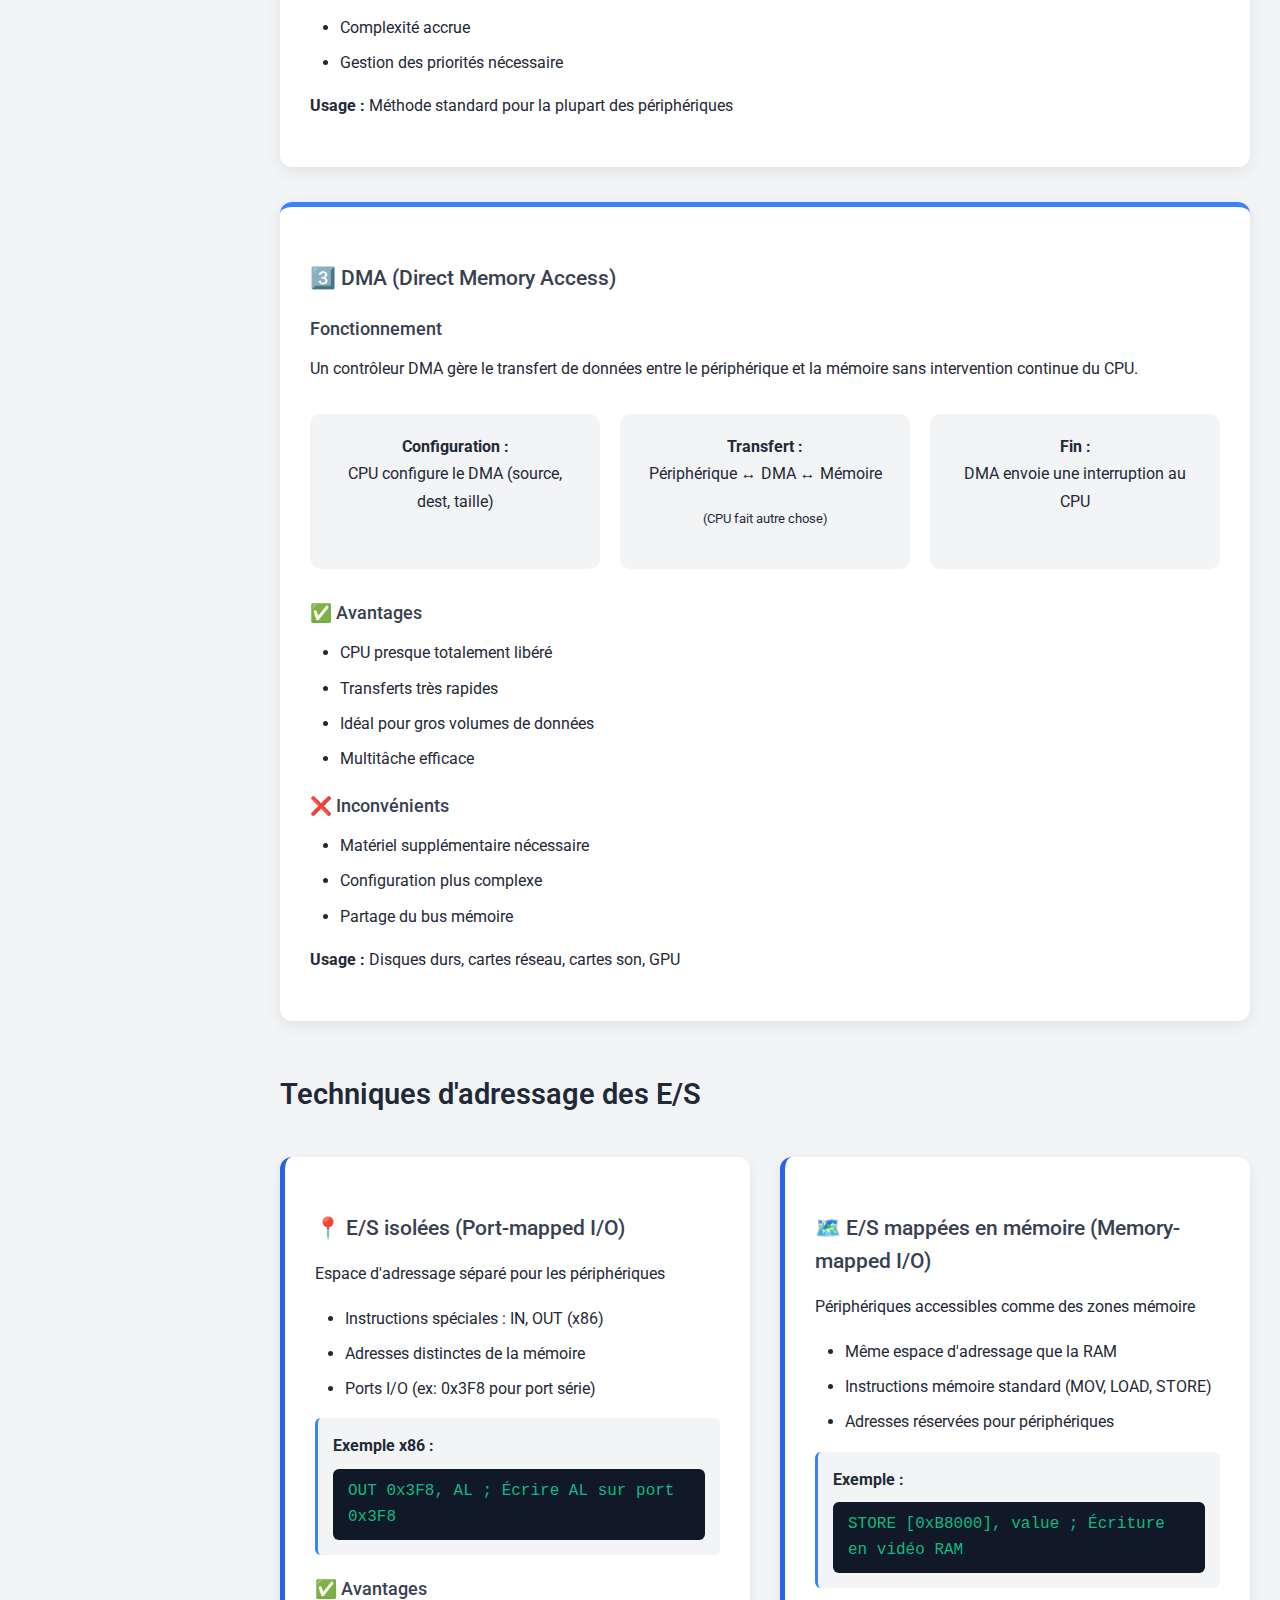
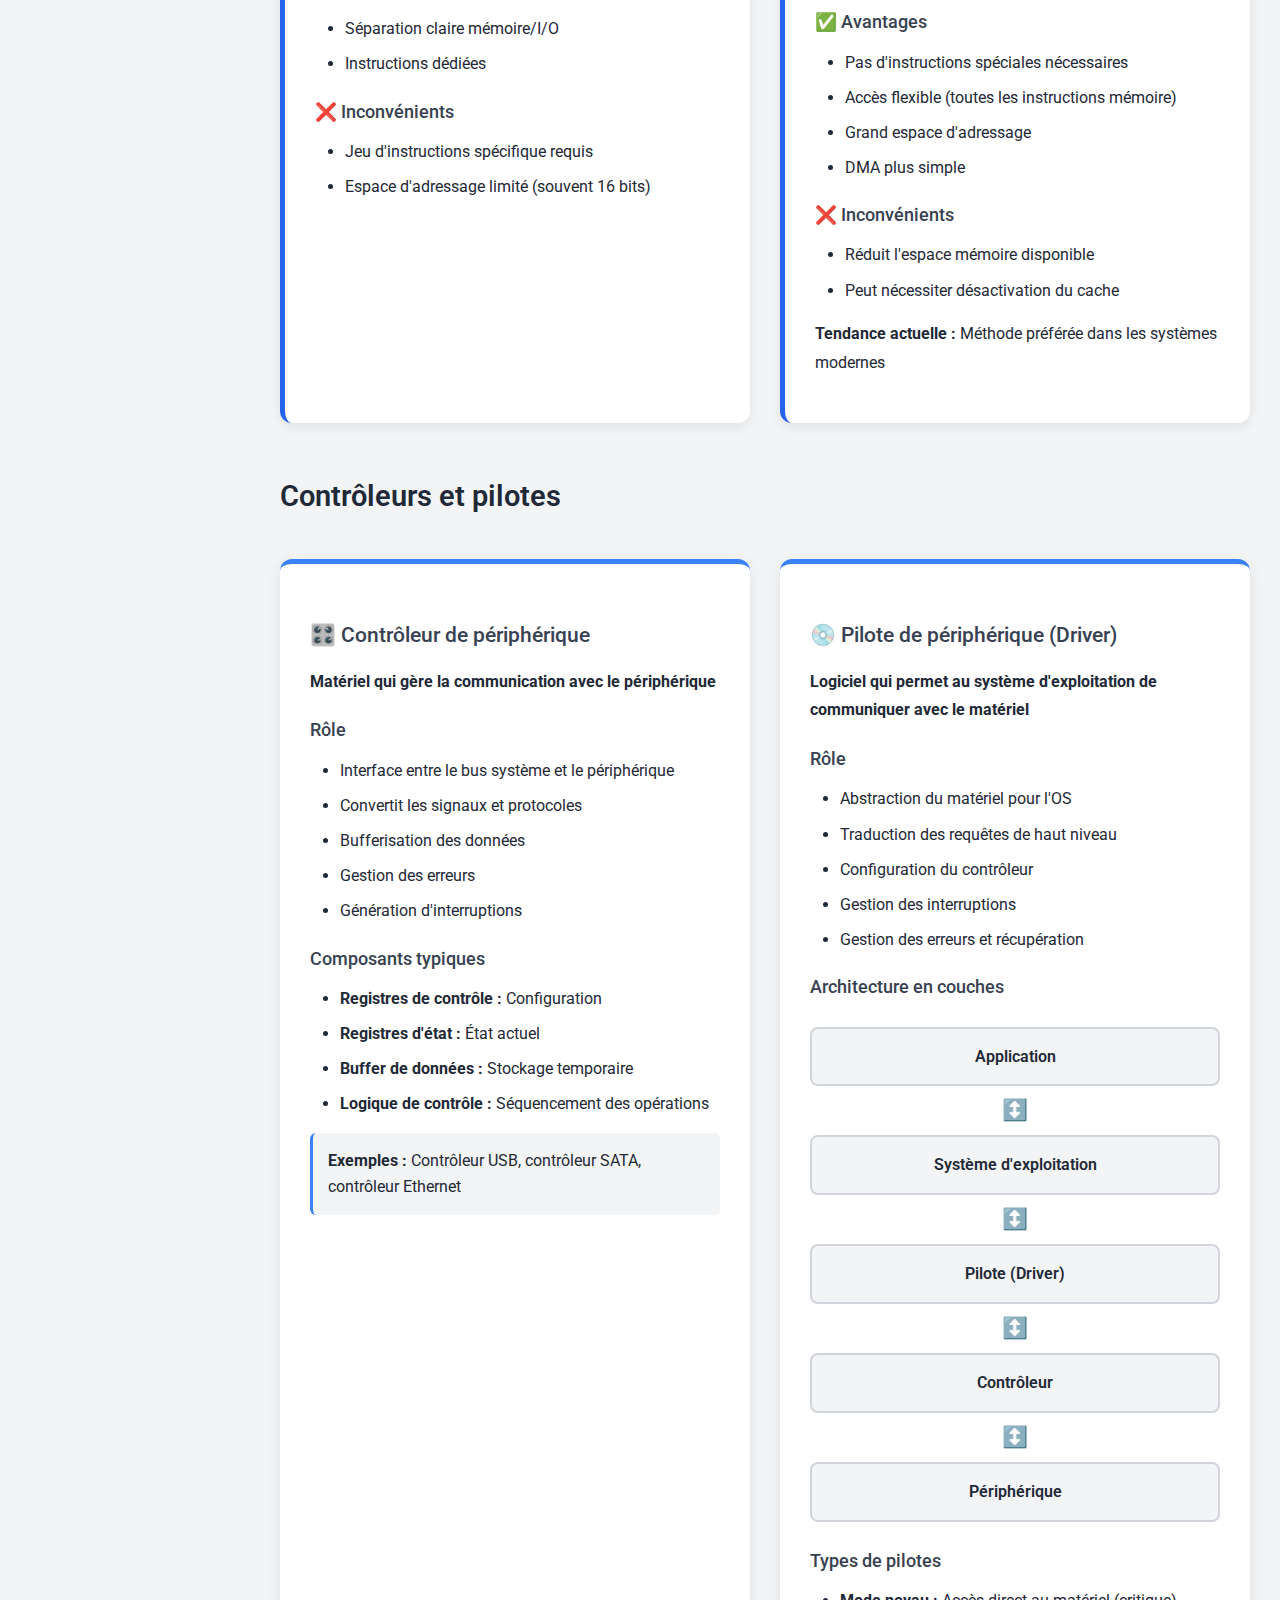
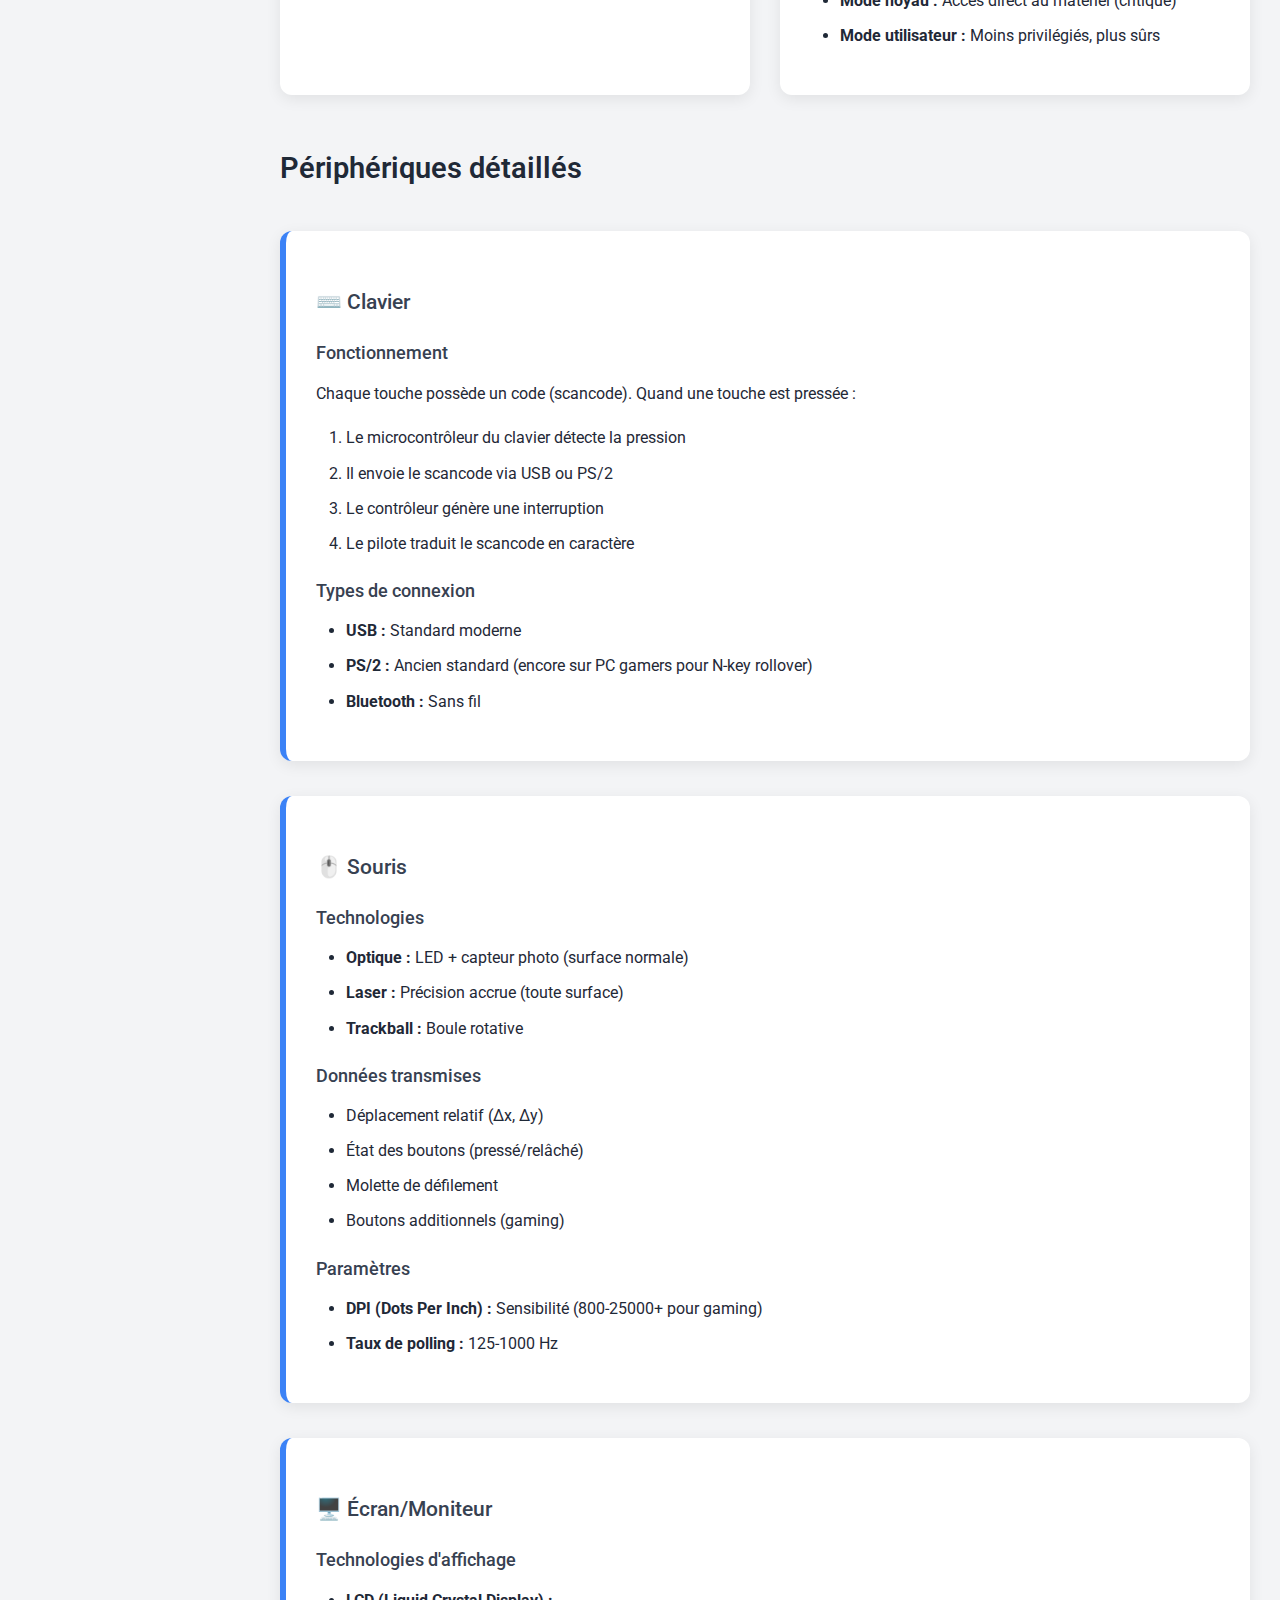
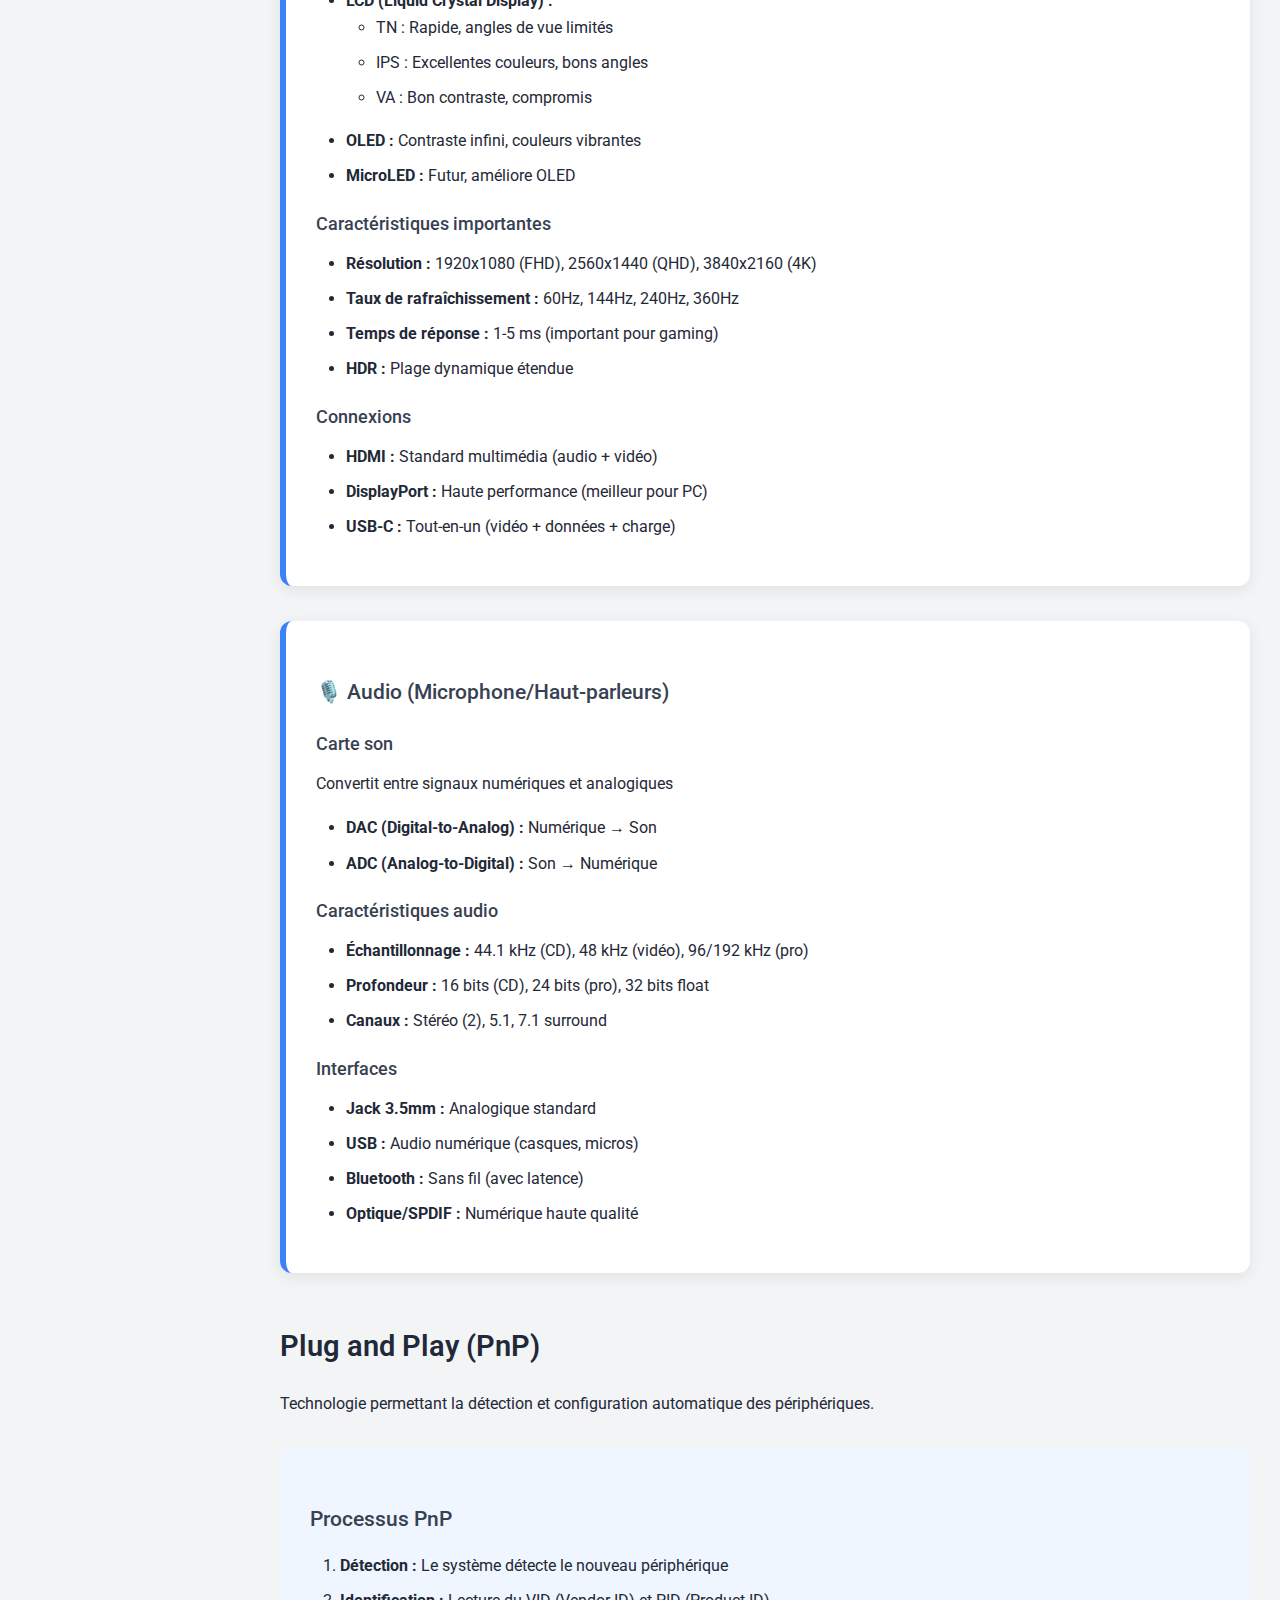
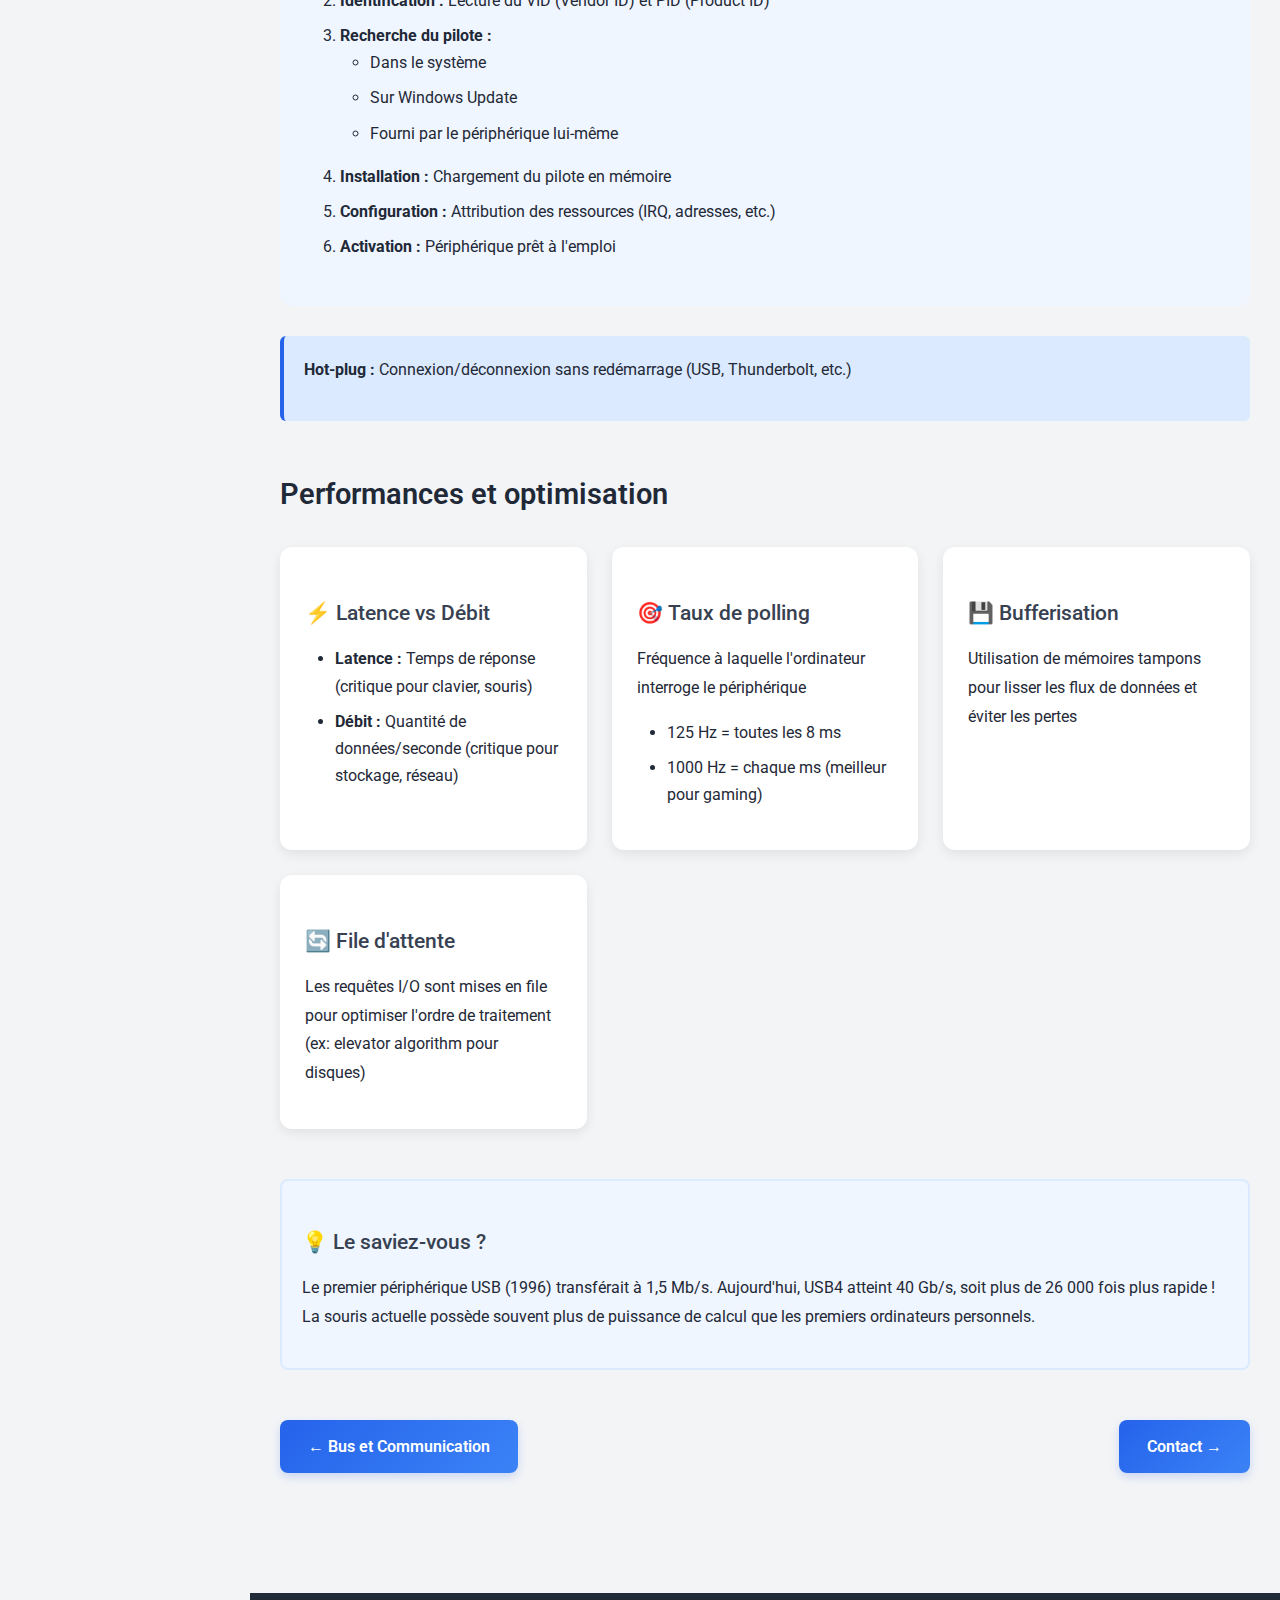
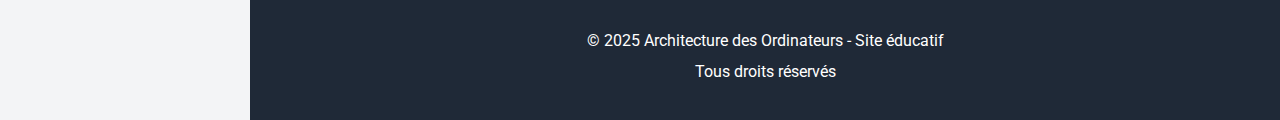
<file: entree-sortie.html>
<!DOCTYPE html>
<html lang="fr">
<head>
    <meta charset="UTF-8">
    <meta name="viewport" content="width=device-width, initial-scale=1.0">
    <title>Entrée/Sortie - Architecture des Ordinateurs</title>
    <link rel="stylesheet" href="style.css">
    <link rel="preconnect" href="https://fonts.googleapis.com">
    <link rel="preconnect" href="https://fonts.gstatic.com" crossorigin>
    <link href="https://fonts.googleapis.com/css2?family=Roboto:wght@300;400;500;700&display=swap" rel="stylesheet">
</head>
<body>
    <header>
        <div class="header-content">
            <h1>Architecture des Ordinateurs</h1>
            <nav class="top-nav">
                <a href="index.html">Accueil</a>
                <a href="ordinateur.html">Qu'est-ce qu'un ordinateur ?</a>
                <a href="von-neumann.html">Architecture de von Neumann</a>
                <a href="cpu.html">Le CPU</a>
                <a href="memoire.html">La Mémoire</a>
                <a href="stockage.html">Stockage</a>
                <a href="bus.html">Bus et Communication</a>
                <a href="entree-sortie.html">Entrée/Sortie</a>
                <a href="contact.html">Contact</a>
            </nav>
        </div>
    </header>

    <aside class="sidebar">
        <nav class="side-nav">
            <a href="index.html" class="nav-button">
                <span class="icon">🏠</span>
                <span>Accueil</span>
            </a>
            <a href="ordinateur.html" class="nav-button">
                <span class="icon">💻</span>
                <span>Qu'est-ce qu'un ordinateur ?</span>
            </a>
            <a href="von-neumann.html" class="nav-button">
                <span class="icon">🏗️</span>
                <span>Architecture de von Neumann</span>
            </a>
            <a href="cpu.html" class="nav-button">
                <span class="icon">⚡</span>
                <span>Le CPU</span>
            </a>
            <a href="memoire.html" class="nav-button">
                <span class="icon">💾</span>
                <span>La Mémoire</span>
            </a>
            <a href="stockage.html" class="nav-button">
                <span class="icon">💿</span>
                <span>Stockage</span>
            </a>
            <a href="bus.html" class="nav-button">
                <span class="icon">🔌</span>
                <span>Bus et Communication</span>
            </a>
            <a href="entree-sortie.html" class="nav-button active">
                <span class="icon">⌨️</span>
                <span>Entrée/Sortie</span>
            </a>
            <a href="contact.html" class="nav-button">
                <span class="icon">📧</span>
                <span>Contact</span>
            </a>
        </nav>
    </aside>

    <main class="main-content">
        <article class="content-article">
            <h2>Entrée/Sortie (I/O)</h2>

            <section class="content-section">
                <h3>Introduction</h3>
                <p>Les <strong>périphériques d'entrée/sortie</strong> (Input/Output ou I/O) permettent l'interaction entre l'ordinateur et le monde extérieur. Ils constituent l'interface entre l'utilisateur et la machine, ou entre l'ordinateur et d'autres systèmes.</p>

                <div class="highlight-box">
                    <p><strong>Rôle principal :</strong> Les périphériques d'entrée capturent des données pour l'ordinateur, tandis que les périphériques de sortie affichent ou transmettent les résultats du traitement.</p>
                </div>
            </section>

            <section class="content-section">
                <h3>Classification des périphériques</h3>

                <div class="io-categories">
                    <div class="io-category input-cat">
                        <h4>📥 Périphériques d'entrée</h4>
                        <p>Permettent d'envoyer des données vers l'ordinateur</p>

                        <div class="device-grid">
                            <div class="device-item">
                                <span class="device-icon">⌨️</span>
                                <strong>Clavier</strong>
                                <p>Saisie de texte et commandes</p>
                            </div>
                            <div class="device-item">
                                <span class="device-icon">🖱️</span>
                                <strong>Souris</strong>
                                <p>Pointage et sélection</p>
                            </div>
                            <div class="device-item">
                                <span class="device-icon">🎙️</span>
                                <strong>Microphone</strong>
                                <p>Capture audio</p>
                            </div>
                            <div class="device-item">
                                <span class="device-icon">📷</span>
                                <strong>Webcam</strong>
                                <p>Capture vidéo</p>
                            </div>
                            <div class="device-item">
                                <span class="device-icon">📊</span>
                                <strong>Scanner</strong>
                                <p>Numérisation documents</p>
                            </div>
                            <div class="device-item">
                                <span class="device-icon">🎮</span>
                                <strong>Manette</strong>
                                <p>Contrôle jeux vidéo</p>
                            </div>
                            <div class="device-item">
                                <span class="device-icon">👆</span>
                                <strong>Écran tactile</strong>
                                <p>Interaction directe</p>
                            </div>
                            <div class="device-item">
                                <span class="device-icon">🖊️</span>
                                <strong>Tablette graphique</strong>
                                <p>Dessin numérique</p>
                            </div>
                        </div>
                    </div>

                    <div class="io-category output-cat">
                        <h4>📤 Périphériques de sortie</h4>
                        <p>Permettent de recevoir des données de l'ordinateur</p>

                        <div class="device-grid">
                            <div class="device-item">
                                <span class="device-icon">🖥️</span>
                                <strong>Écran/Moniteur</strong>
                                <p>Affichage visuel</p>
                            </div>
                            <div class="device-item">
                                <span class="device-icon">🔊</span>
                                <strong>Haut-parleurs</strong>
                                <p>Sortie audio</p>
                            </div>
                            <div class="device-item">
                                <span class="device-icon">🎧</span>
                                <strong>Casque</strong>
                                <p>Audio personnel</p>
                            </div>
                            <div class="device-item">
                                <span class="device-icon">🖨️</span>
                                <strong>Imprimante</strong>
                                <p>Impression papier</p>
                            </div>
                            <div class="device-item">
                                <span class="device-icon">📽️</span>
                                <strong>Projecteur</strong>
                                <p>Projection vidéo</p>
                            </div>
                            <div class="device-item">
                                <span class="device-icon">📲</span>
                                <strong>LED/Voyants</strong>
                                <p>Indicateurs d'état</p>
                            </div>
                        </div>
                    </div>

                    <div class="io-category bidirectional-cat">
                        <h4>🔄 Périphériques bidirectionnels</h4>
                        <p>Peuvent envoyer ET recevoir des données</p>

                        <div class="device-grid">
                            <div class="device-item">
                                <span class="device-icon">💿</span>
                                <strong>Disque dur</strong>
                                <p>Stockage lecture/écriture</p>
                            </div>
                            <div class="device-item">
                                <span class="device-icon">💾</span>
                                <strong>Clé USB</strong>
                                <p>Stockage portable</p>
                            </div>
                            <div class="device-item">
                                <span class="device-icon">🌐</span>
                                <strong>Carte réseau</strong>
                                <p>Communication réseau</p>
                            </div>
                            <div class="device-item">
                                <span class="device-icon">👆</span>
                                <strong>Écran tactile</strong>
                                <p>Affichage + interaction</p>
                            </div>
                            <div class="device-item">
                                <span class="device-icon">📱</span>
                                <strong>Smartphone</strong>
                                <p>Communication bidirectionnelle</p>
                            </div>
                            <div class="device-item">
                                <span class="device-icon">🔊</span>
                                <strong>Casque gaming</strong>
                                <p>Audio entrée/sortie</p>
                            </div>
                        </div>
                    </div>
                </div>
            </section>

            <section class="content-section">
                <h3>Méthodes de gestion des E/S</h3>

                <div class="io-methods">
                    <div class="method-detail-card">
                        <h4>1️⃣ E/S programmées (Polling)</h4>

                        <h5>Fonctionnement</h5>
                        <p>Le CPU vérifie régulièrement l'état du périphérique en boucle jusqu'à ce qu'il soit prêt.</p>

                        <div class="code-example">
                            <pre>while (!périphérique.estPrêt()) {
    // Attente active (CPU occupé)
}
périphérique.lireDonnées();</pre>
                        </div>

                        <h5>✅ Avantages</h5>
                        <ul>
                            <li>Simple à implémenter</li>
                            <li>Faible latence pour périphériques rapides</li>
                            <li>Contrôle précis du timing</li>
                        </ul>

                        <h5>❌ Inconvénients</h5>
                        <ul>
                            <li>Gaspillage de temps CPU (attente active)</li>
                            <li>Inefficace pour périphériques lents</li>
                            <li>CPU ne peut pas faire autre chose pendant l'attente</li>
                        </ul>

                        <p><strong>Usage :</strong> Périphériques très rapides, systèmes temps réel critiques</p>
                    </div>

                    <div class="method-detail-card">
                        <h4>2️⃣ E/S par interruptions</h4>

                        <h5>Fonctionnement</h5>
                        <p>Le périphérique envoie un signal d'interruption au CPU quand il est prêt. Le CPU peut faire autre chose en attendant.</p>

                        <div class="interrupt-flow">
                            <div class="flow-step">
                                <strong>1.</strong> CPU lance l'opération I/O
                            </div>
                            <div class="flow-arrow">↓</div>
                            <div class="flow-step">
                                <strong>2.</strong> CPU continue d'autres tâches
                            </div>
                            <div class="flow-arrow">↓</div>
                            <div class="flow-step">
                                <strong>3.</strong> Périphérique prêt → Interruption
                            </div>
                            <div class="flow-arrow">↓</div>
                            <div class="flow-step">
                                <strong>4.</strong> CPU suspend la tâche en cours
                            </div>
                            <div class="flow-arrow">↓</div>
                            <div class="flow-step">
                                <strong>5.</strong> CPU exécute le gestionnaire d'interruption (ISR)
                            </div>
                            <div class="flow-arrow">↓</div>
                            <div class="flow-step">
                                <strong>6.</strong> CPU reprend la tâche suspendue
                            </div>
                        </div>

                        <h5>✅ Avantages</h5>
                        <ul>
                            <li>CPU libre pendant l'attente</li>
                            <li>Meilleure utilisation du CPU</li>
                            <li>Réactivité aux événements</li>
                        </ul>

                        <h5>❌ Inconvénients</h5>
                        <ul>
                            <li>Overhead de changement de contexte</li>
                            <li>Complexité accrue</li>
                            <li>Gestion des priorités nécessaire</li>
                        </ul>

                        <p><strong>Usage :</strong> Méthode standard pour la plupart des périphériques</p>
                    </div>

                    <div class="method-detail-card">
                        <h4>3️⃣ DMA (Direct Memory Access)</h4>

                        <h5>Fonctionnement</h5>
                        <p>Un contrôleur DMA gère le transfert de données entre le périphérique et la mémoire sans intervention continue du CPU.</p>

                        <div class="dma-diagram">
                            <div class="dma-setup">
                                <strong>Configuration :</strong>
                                <p>CPU configure le DMA (source, dest, taille)</p>
                            </div>
                            <div class="dma-transfer">
                                <strong>Transfert :</strong>
                                <p>Périphérique ↔ DMA ↔ Mémoire</p>
                                <p><small>(CPU fait autre chose)</small></p>
                            </div>
                            <div class="dma-complete">
                                <strong>Fin :</strong>
                                <p>DMA envoie une interruption au CPU</p>
                            </div>
                        </div>

                        <h5>✅ Avantages</h5>
                        <ul>
                            <li>CPU presque totalement libéré</li>
                            <li>Transferts très rapides</li>
                            <li>Idéal pour gros volumes de données</li>
                            <li>Multitâche efficace</li>
                        </ul>

                        <h5>❌ Inconvénients</h5>
                        <ul>
                            <li>Matériel supplémentaire nécessaire</li>
                            <li>Configuration plus complexe</li>
                            <li>Partage du bus mémoire</li>
                        </ul>

                        <p><strong>Usage :</strong> Disques durs, cartes réseau, cartes son, GPU</p>
                    </div>
                </div>
            </section>

            <section class="content-section">
                <h3>Techniques d'adressage des E/S</h3>

                <div class="addressing-techniques">
                    <div class="technique-card">
                        <h4>📍 E/S isolées (Port-mapped I/O)</h4>
                        <p>Espace d'adressage séparé pour les périphériques</p>

                        <ul>
                            <li>Instructions spéciales : IN, OUT (x86)</li>
                            <li>Adresses distinctes de la mémoire</li>
                            <li>Ports I/O (ex: 0x3F8 pour port série)</li>
                        </ul>

                        <div class="example-box">
                            <strong>Exemple x86 :</strong>
                            <code>OUT 0x3F8, AL  ; Écrire AL sur port 0x3F8</code>
                        </div>

                        <h5>✅ Avantages</h5>
                        <ul>
                            <li>Séparation claire mémoire/I/O</li>
                            <li>Instructions dédiées</li>
                        </ul>

                        <h5>❌ Inconvénients</h5>
                        <ul>
                            <li>Jeu d'instructions spécifique requis</li>
                            <li>Espace d'adressage limité (souvent 16 bits)</li>
                        </ul>
                    </div>

                    <div class="technique-card">
                        <h4>🗺️ E/S mappées en mémoire (Memory-mapped I/O)</h4>
                        <p>Périphériques accessibles comme des zones mémoire</p>

                        <ul>
                            <li>Même espace d'adressage que la RAM</li>
                            <li>Instructions mémoire standard (MOV, LOAD, STORE)</li>
                            <li>Adresses réservées pour périphériques</li>
                        </ul>

                        <div class="example-box">
                            <strong>Exemple :</strong>
                            <code>STORE [0xB8000], value  ; Écriture en vidéo RAM</code>
                        </div>

                        <h5>✅ Avantages</h5>
                        <ul>
                            <li>Pas d'instructions spéciales nécessaires</li>
                            <li>Accès flexible (toutes les instructions mémoire)</li>
                            <li>Grand espace d'adressage</li>
                            <li>DMA plus simple</li>
                        </ul>

                        <h5>❌ Inconvénients</h5>
                        <ul>
                            <li>Réduit l'espace mémoire disponible</li>
                            <li>Peut nécessiter désactivation du cache</li>
                        </ul>

                        <p><strong>Tendance actuelle :</strong> Méthode préférée dans les systèmes modernes</p>
                    </div>
                </div>
            </section>

            <section class="content-section">
                <h3>Contrôleurs et pilotes</h3>

                <div class="controllers-drivers">
                    <div class="concept-card">
                        <h4>🎛️ Contrôleur de périphérique</h4>
                        <p><strong>Matériel qui gère la communication avec le périphérique</strong></p>

                        <h5>Rôle</h5>
                        <ul>
                            <li>Interface entre le bus système et le périphérique</li>
                            <li>Convertit les signaux et protocoles</li>
                            <li>Bufferisation des données</li>
                            <li>Gestion des erreurs</li>
                            <li>Génération d'interruptions</li>
                        </ul>

                        <h5>Composants typiques</h5>
                        <ul>
                            <li><strong>Registres de contrôle :</strong> Configuration</li>
                            <li><strong>Registres d'état :</strong> État actuel</li>
                            <li><strong>Buffer de données :</strong> Stockage temporaire</li>
                            <li><strong>Logique de contrôle :</strong> Séquencement des opérations</li>
                        </ul>

                        <div class="example-box">
                            <strong>Exemples :</strong> Contrôleur USB, contrôleur SATA, contrôleur Ethernet
                        </div>
                    </div>

                    <div class="concept-card">
                        <h4>💿 Pilote de périphérique (Driver)</h4>
                        <p><strong>Logiciel qui permet au système d'exploitation de communiquer avec le matériel</strong></p>

                        <h5>Rôle</h5>
                        <ul>
                            <li>Abstraction du matériel pour l'OS</li>
                            <li>Traduction des requêtes de haut niveau</li>
                            <li>Configuration du contrôleur</li>
                            <li>Gestion des interruptions</li>
                            <li>Gestion des erreurs et récupération</li>
                        </ul>

                        <h5>Architecture en couches</h5>
                        <div class="layer-diagram">
                            <div class="layer">Application</div>
                            <div class="layer-arrow">↕️</div>
                            <div class="layer">Système d'exploitation</div>
                            <div class="layer-arrow">↕️</div>
                            <div class="layer">Pilote (Driver)</div>
                            <div class="layer-arrow">↕️</div>
                            <div class="layer">Contrôleur</div>
                            <div class="layer-arrow">↕️</div>
                            <div class="layer">Périphérique</div>
                        </div>

                        <h5>Types de pilotes</h5>
                        <ul>
                            <li><strong>Mode noyau :</strong> Accès direct au matériel (critique)</li>
                            <li><strong>Mode utilisateur :</strong> Moins privilégiés, plus sûrs</li>
                        </ul>
                    </div>
                </div>
            </section>

            <section class="content-section">
                <h3>Périphériques détaillés</h3>

                <div class="device-details">
                    <div class="device-detail-card">
                        <h4>⌨️ Clavier</h4>

                        <h5>Fonctionnement</h5>
                        <p>Chaque touche possède un code (scancode). Quand une touche est pressée :</p>
                        <ol>
                            <li>Le microcontrôleur du clavier détecte la pression</li>
                            <li>Il envoie le scancode via USB ou PS/2</li>
                            <li>Le contrôleur génère une interruption</li>
                            <li>Le pilote traduit le scancode en caractère</li>
                        </ol>

                        <h5>Types de connexion</h5>
                        <ul>
                            <li><strong>USB :</strong> Standard moderne</li>
                            <li><strong>PS/2 :</strong> Ancien standard (encore sur PC gamers pour N-key rollover)</li>
                            <li><strong>Bluetooth :</strong> Sans fil</li>
                        </ul>
                    </div>

                    <div class="device-detail-card">
                        <h4>🖱️ Souris</h4>

                        <h5>Technologies</h5>
                        <ul>
                            <li><strong>Optique :</strong> LED + capteur photo (surface normale)</li>
                            <li><strong>Laser :</strong> Précision accrue (toute surface)</li>
                            <li><strong>Trackball :</strong> Boule rotative</li>
                        </ul>

                        <h5>Données transmises</h5>
                        <ul>
                            <li>Déplacement relatif (Δx, Δy)</li>
                            <li>État des boutons (pressé/relâché)</li>
                            <li>Molette de défilement</li>
                            <li>Boutons additionnels (gaming)</li>
                        </ul>

                        <h5>Paramètres</h5>
                        <ul>
                            <li><strong>DPI (Dots Per Inch) :</strong> Sensibilité (800-25000+ pour gaming)</li>
                            <li><strong>Taux de polling :</strong> 125-1000 Hz</li>
                        </ul>
                    </div>

                    <div class="device-detail-card">
                        <h4>🖥️ Écran/Moniteur</h4>

                        <h5>Technologies d'affichage</h5>
                        <ul>
                            <li><strong>LCD (Liquid Crystal Display) :</strong>
                                <ul>
                                    <li>TN : Rapide, angles de vue limités</li>
                                    <li>IPS : Excellentes couleurs, bons angles</li>
                                    <li>VA : Bon contraste, compromis</li>
                                </ul>
                            </li>
                            <li><strong>OLED :</strong> Contraste infini, couleurs vibrantes</li>
                            <li><strong>MicroLED :</strong> Futur, améliore OLED</li>
                        </ul>

                        <h5>Caractéristiques importantes</h5>
                        <ul>
                            <li><strong>Résolution :</strong> 1920x1080 (FHD), 2560x1440 (QHD), 3840x2160 (4K)</li>
                            <li><strong>Taux de rafraîchissement :</strong> 60Hz, 144Hz, 240Hz, 360Hz</li>
                            <li><strong>Temps de réponse :</strong> 1-5 ms (important pour gaming)</li>
                            <li><strong>HDR :</strong> Plage dynamique étendue</li>
                        </ul>

                        <h5>Connexions</h5>
                        <ul>
                            <li><strong>HDMI :</strong> Standard multimédia (audio + vidéo)</li>
                            <li><strong>DisplayPort :</strong> Haute performance (meilleur pour PC)</li>
                            <li><strong>USB-C :</strong> Tout-en-un (vidéo + données + charge)</li>
                        </ul>
                    </div>

                    <div class="device-detail-card">
                        <h4>🎙️ Audio (Microphone/Haut-parleurs)</h4>

                        <h5>Carte son</h5>
                        <p>Convertit entre signaux numériques et analogiques</p>
                        <ul>
                            <li><strong>DAC (Digital-to-Analog) :</strong> Numérique → Son</li>
                            <li><strong>ADC (Analog-to-Digital) :</strong> Son → Numérique</li>
                        </ul>

                        <h5>Caractéristiques audio</h5>
                        <ul>
                            <li><strong>Échantillonnage :</strong> 44.1 kHz (CD), 48 kHz (vidéo), 96/192 kHz (pro)</li>
                            <li><strong>Profondeur :</strong> 16 bits (CD), 24 bits (pro), 32 bits float</li>
                            <li><strong>Canaux :</strong> Stéréo (2), 5.1, 7.1 surround</li>
                        </ul>

                        <h5>Interfaces</h5>
                        <ul>
                            <li><strong>Jack 3.5mm :</strong> Analogique standard</li>
                            <li><strong>USB :</strong> Audio numérique (casques, micros)</li>
                            <li><strong>Bluetooth :</strong> Sans fil (avec latence)</li>
                            <li><strong>Optique/SPDIF :</strong> Numérique haute qualité</li>
                        </ul>
                    </div>
                </div>
            </section>

            <section class="content-section">
                <h3>Plug and Play (PnP)</h3>
                <p>Technologie permettant la détection et configuration automatique des périphériques.</p>

                <div class="pnp-process">
                    <h4>Processus PnP</h4>
                    <ol>
                        <li><strong>Détection :</strong> Le système détecte le nouveau périphérique</li>
                        <li><strong>Identification :</strong> Lecture du VID (Vendor ID) et PID (Product ID)</li>
                        <li><strong>Recherche du pilote :</strong>
                            <ul>
                                <li>Dans le système</li>
                                <li>Sur Windows Update</li>
                                <li>Fourni par le périphérique lui-même</li>
                            </ul>
                        </li>
                        <li><strong>Installation :</strong> Chargement du pilote en mémoire</li>
                        <li><strong>Configuration :</strong> Attribution des ressources (IRQ, adresses, etc.)</li>
                        <li><strong>Activation :</strong> Périphérique prêt à l'emploi</li>
                    </ol>
                </div>

                <div class="highlight-box">
                    <p><strong>Hot-plug :</strong> Connexion/déconnexion sans redémarrage (USB, Thunderbolt, etc.)</p>
                </div>
            </section>

            <section class="content-section">
                <h3>Performances et optimisation</h3>

                <div class="perf-tips">
                    <div class="tip-item">
                        <h4>⚡ Latence vs Débit</h4>
                        <ul>
                            <li><strong>Latence :</strong> Temps de réponse (critique pour clavier, souris)</li>
                            <li><strong>Débit :</strong> Quantité de données/seconde (critique pour stockage, réseau)</li>
                        </ul>
                    </div>

                    <div class="tip-item">
                        <h4>🎯 Taux de polling</h4>
                        <p>Fréquence à laquelle l'ordinateur interroge le périphérique</p>
                        <ul>
                            <li>125 Hz = toutes les 8 ms</li>
                            <li>1000 Hz = chaque ms (meilleur pour gaming)</li>
                        </ul>
                    </div>

                    <div class="tip-item">
                        <h4>💾 Bufferisation</h4>
                        <p>Utilisation de mémoires tampons pour lisser les flux de données et éviter les pertes</p>
                    </div>

                    <div class="tip-item">
                        <h4>🔄 File d'attente</h4>
                        <p>Les requêtes I/O sont mises en file pour optimiser l'ordre de traitement (ex: elevator algorithm pour disques)</p>
                    </div>
                </div>
            </section>

            <div class="info-box">
                <h4>💡 Le saviez-vous ?</h4>
                <p>Le premier périphérique USB (1996) transférait à 1,5 Mb/s. Aujourd'hui, USB4 atteint 40 Gb/s, soit plus de 26 000 fois plus rapide ! La souris actuelle possède souvent plus de puissance de calcul que les premiers ordinateurs personnels.</p>
            </div>

            <div class="navigation-links">
                <a href="bus.html" class="nav-link-btn">← Bus et Communication</a>
                <a href="contact.html" class="nav-link-btn">Contact →</a>
            </div>
        </article>
    </main>

    <footer>
        <div class="footer-content">
            <p>&copy; 2025 Architecture des Ordinateurs - Site éducatif</p>
            <p>Tous droits réservés</p>
        </div>
    </footer>

    <script src="script.js"></script>
</body>
</html>
</file>
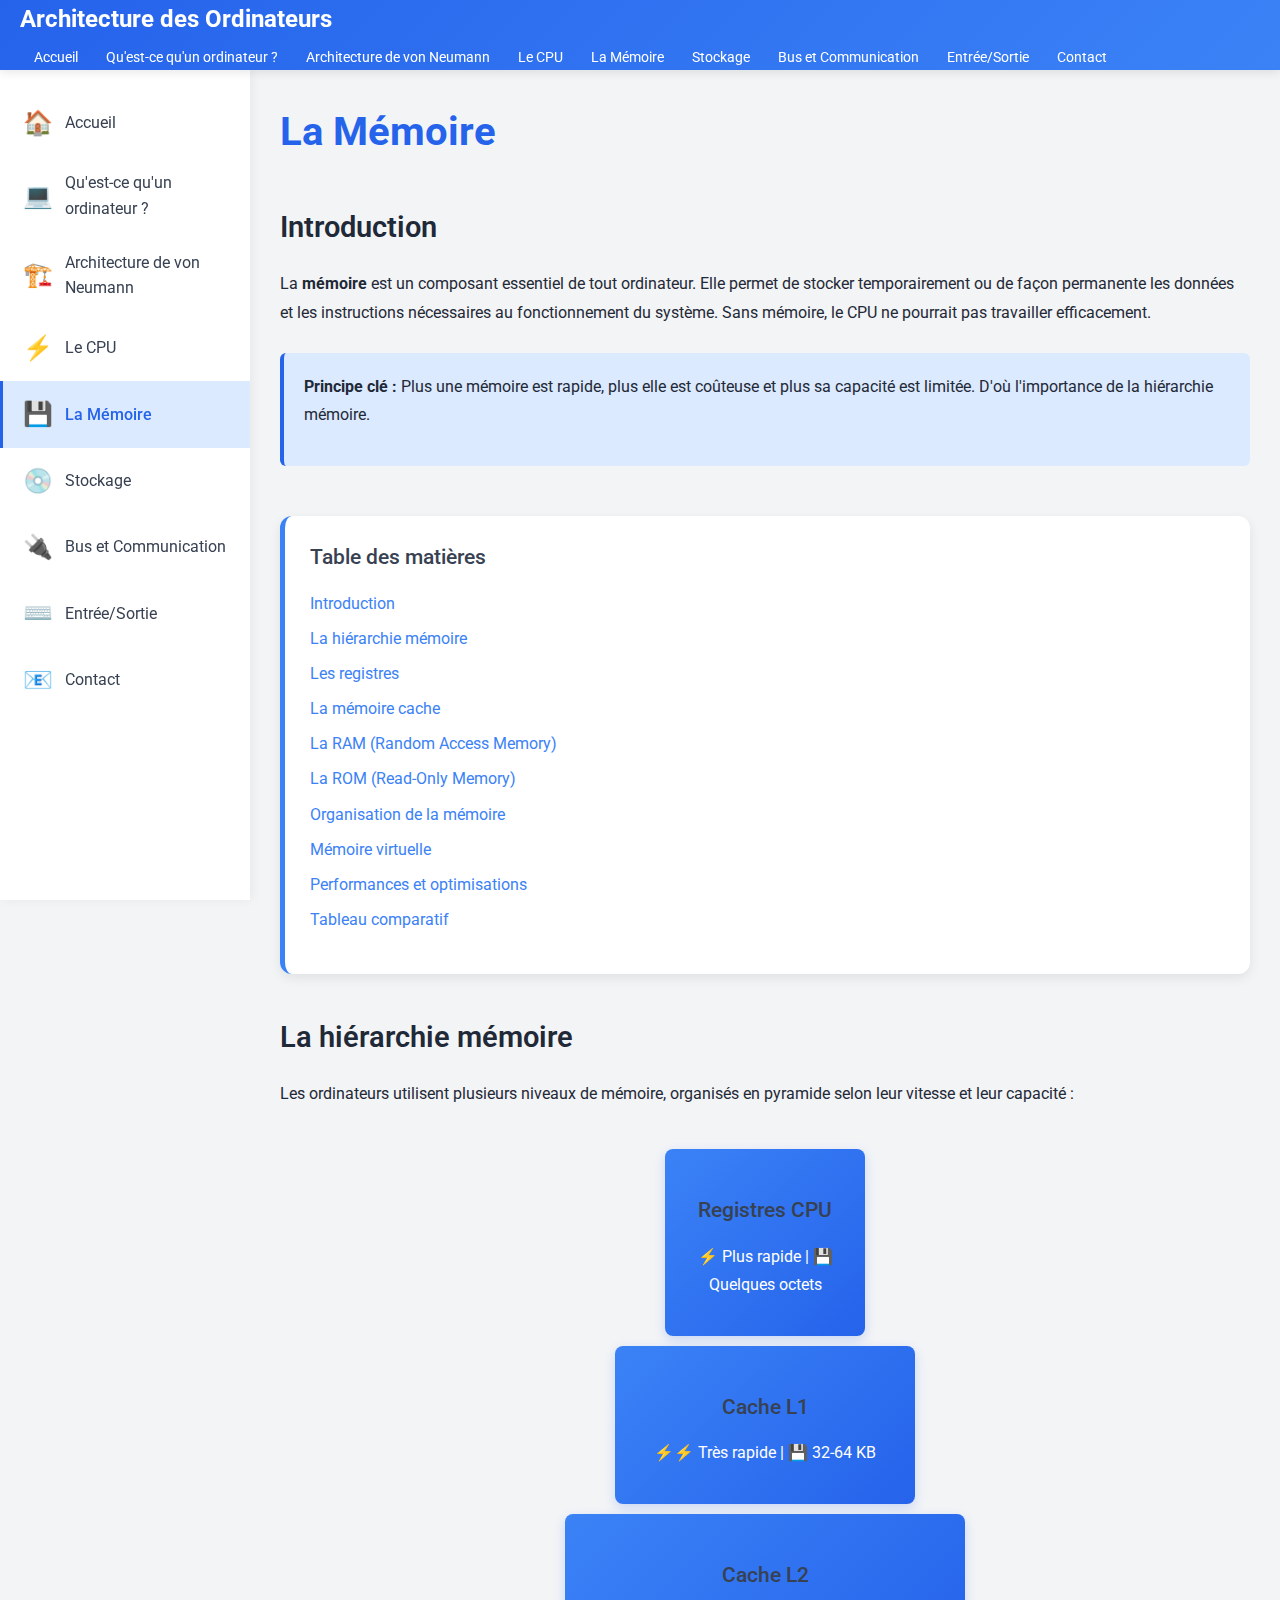
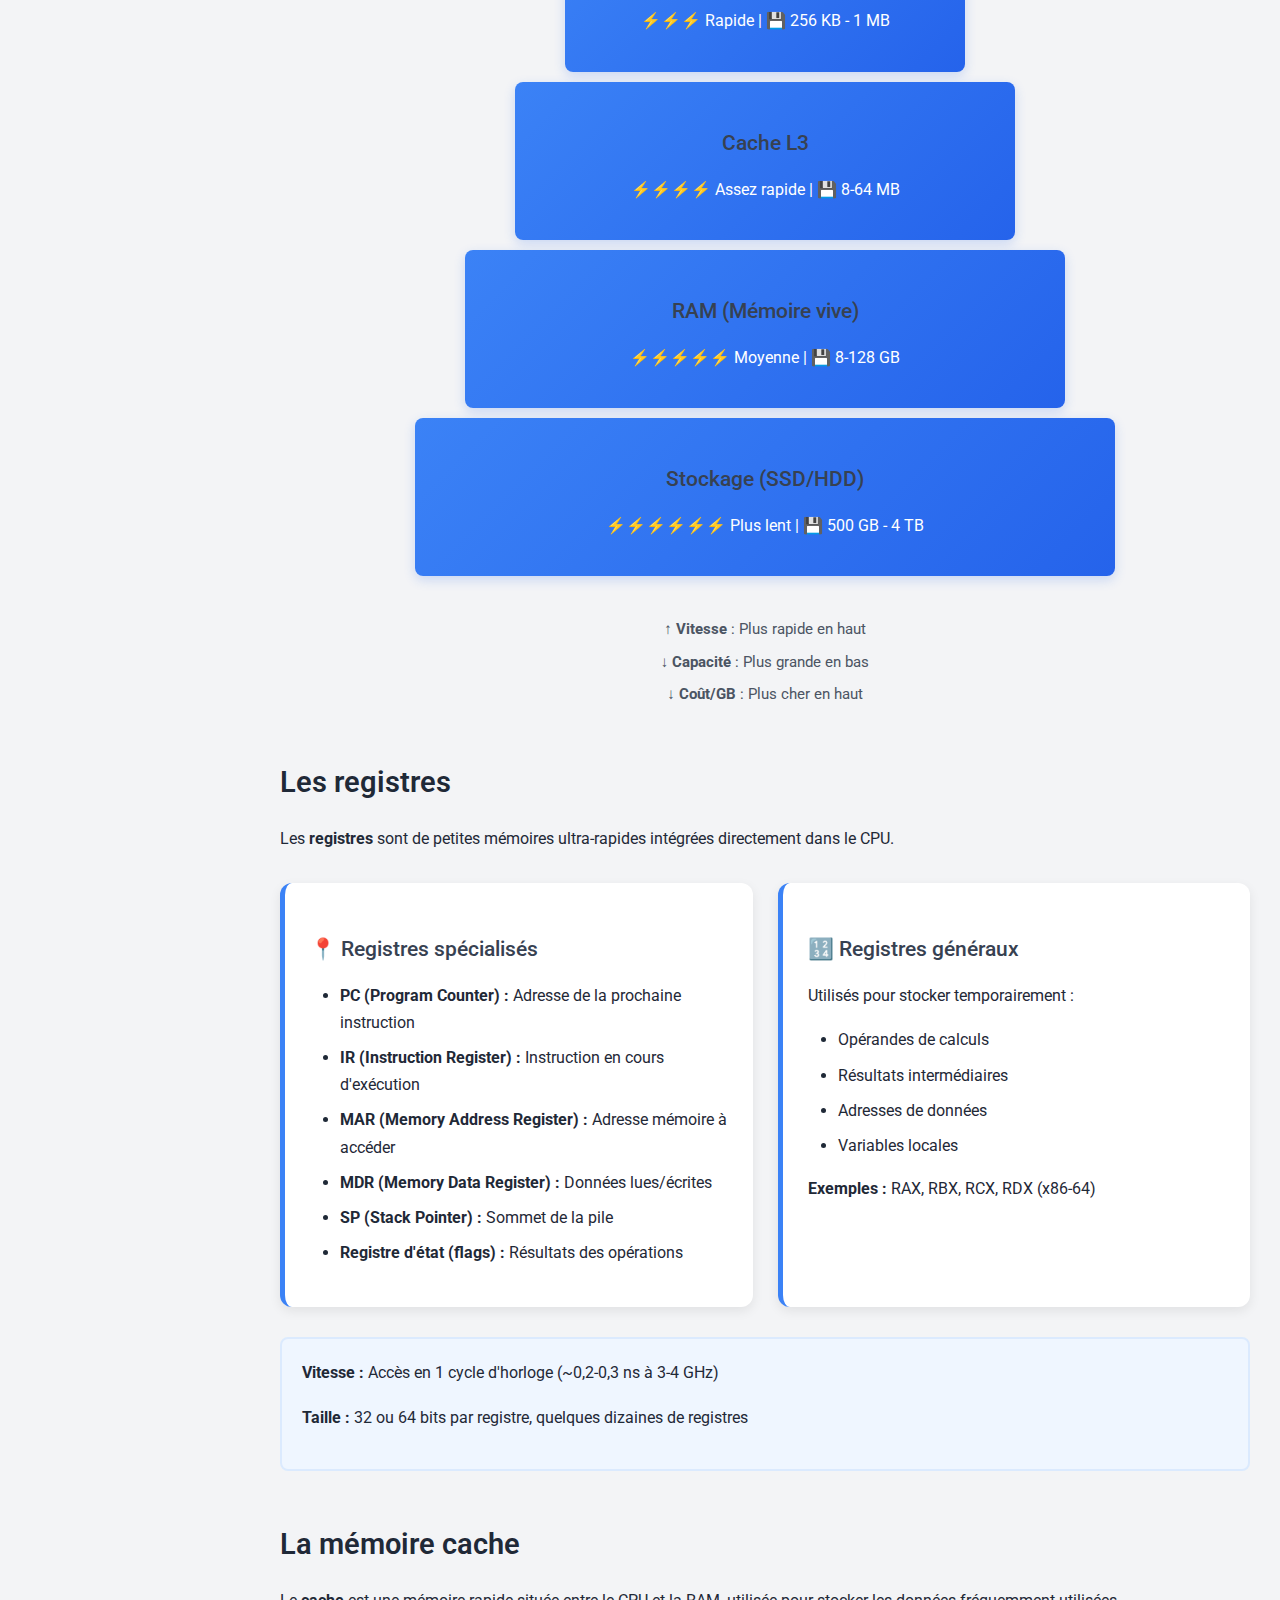
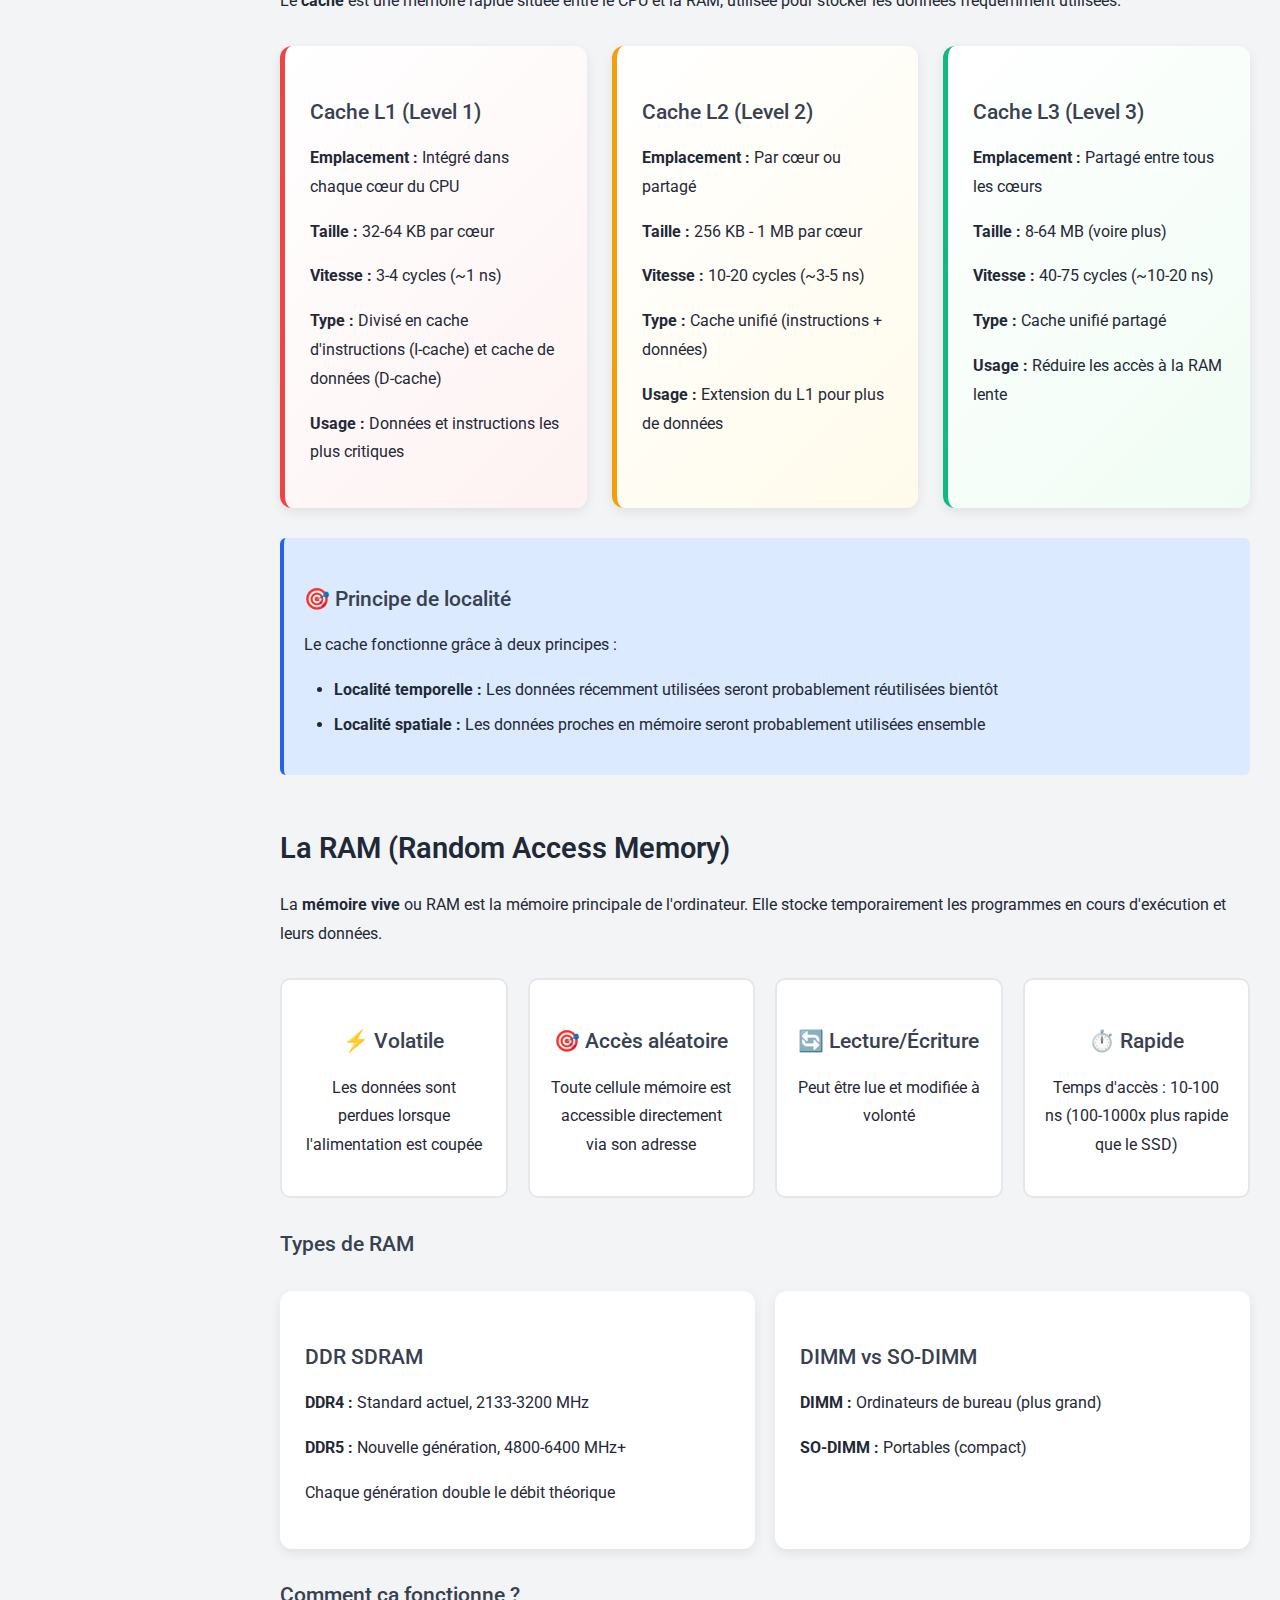
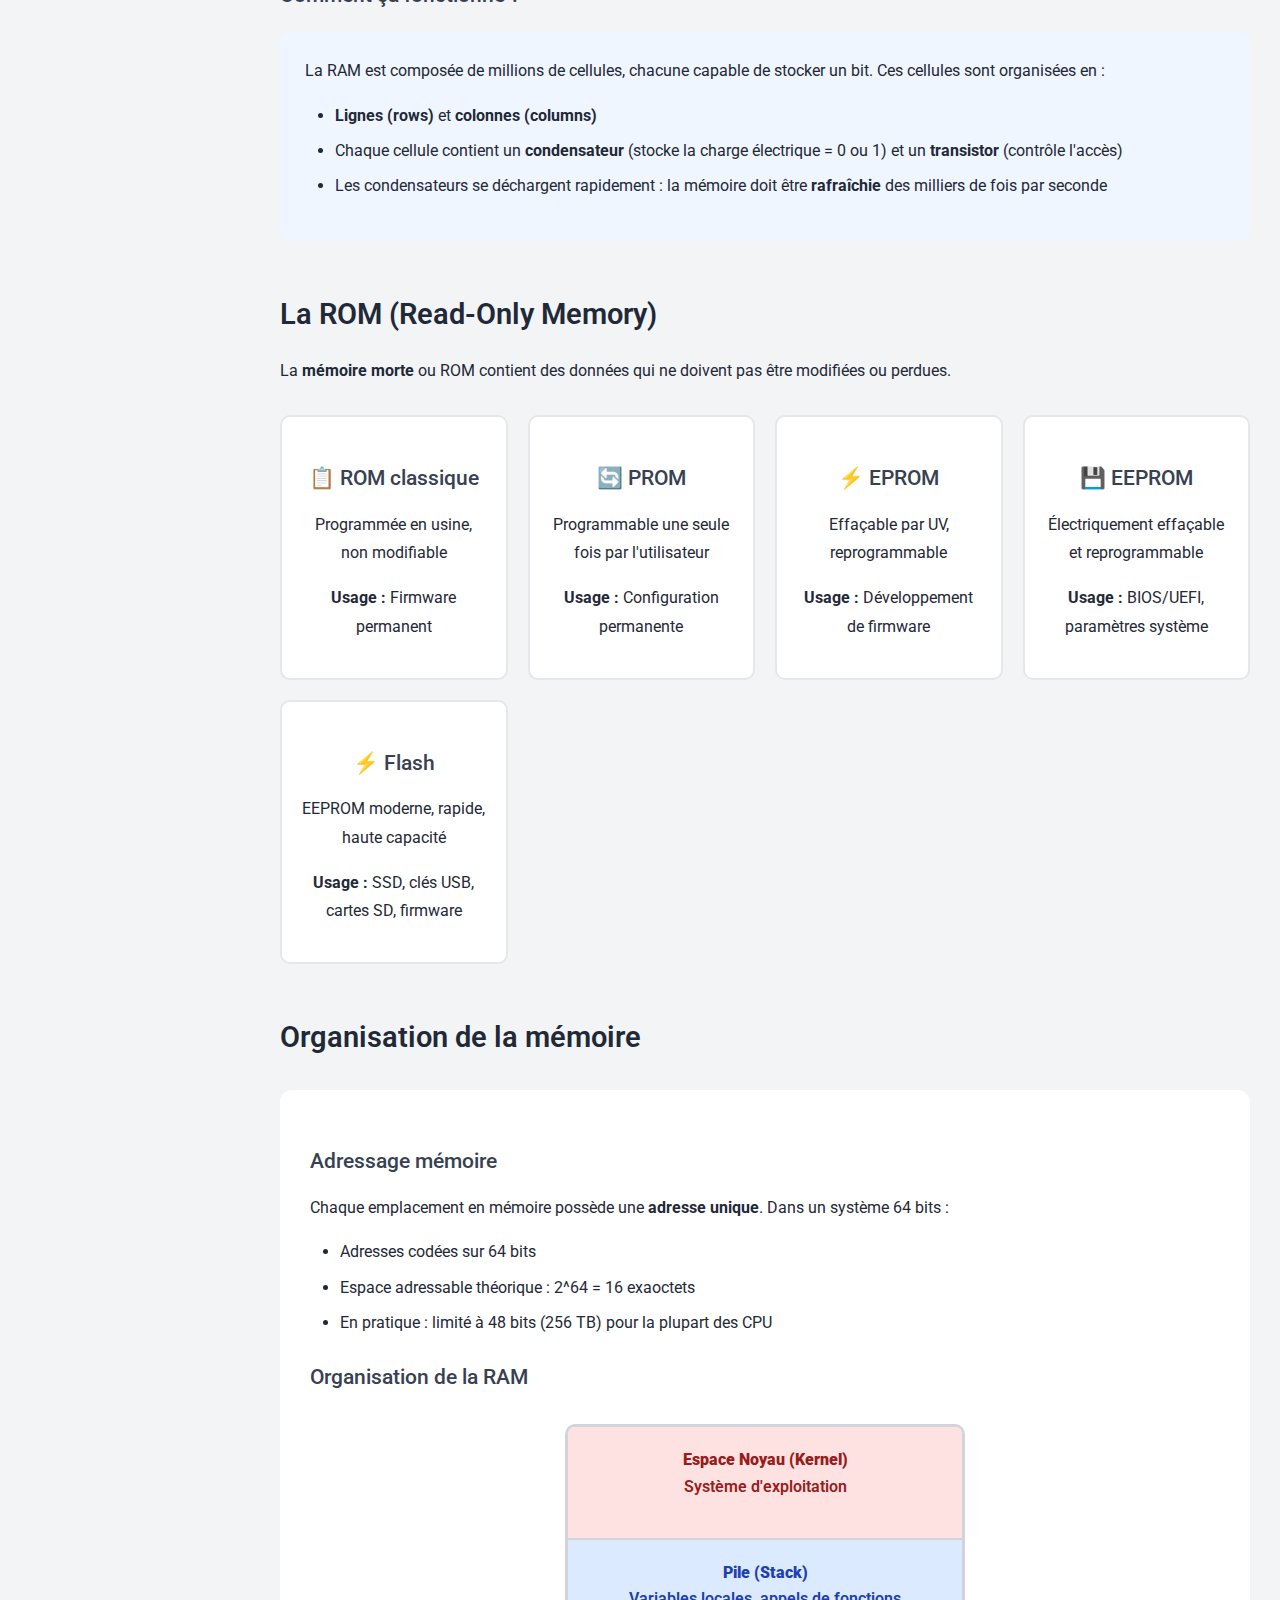
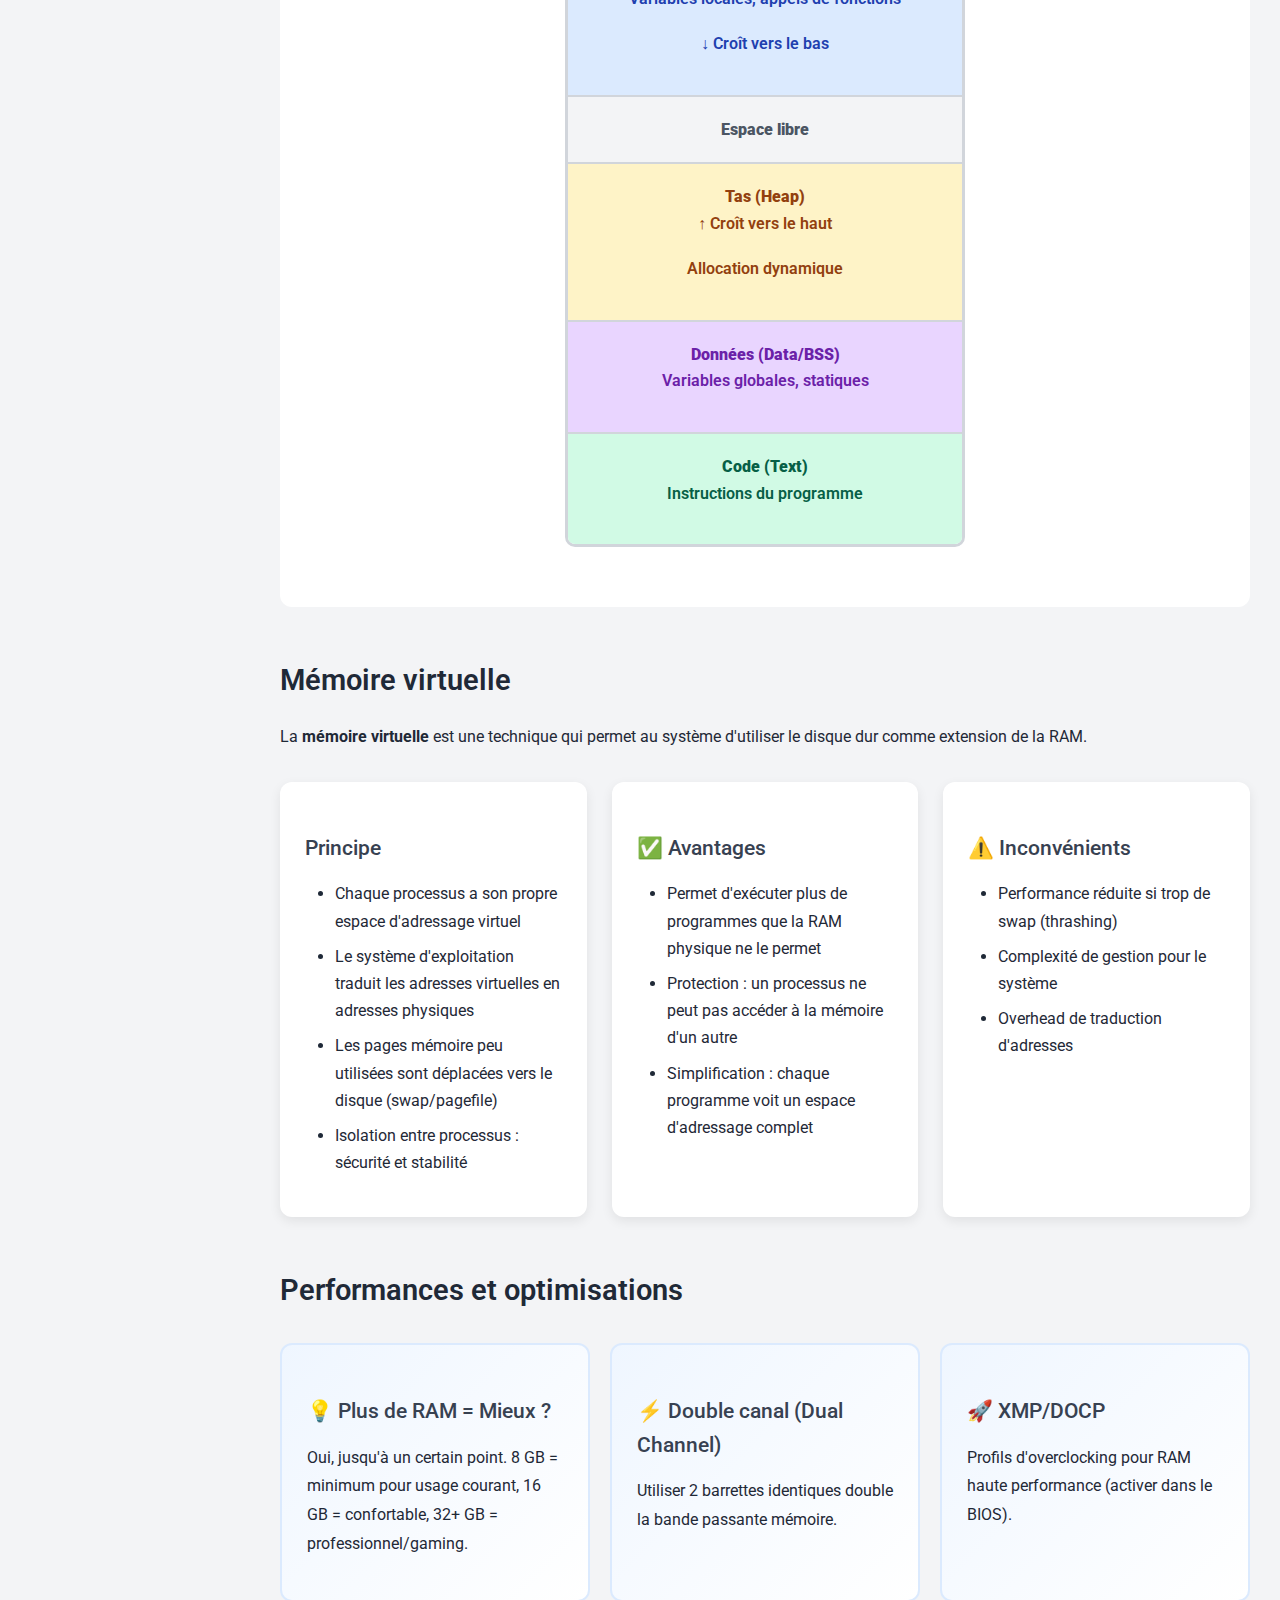
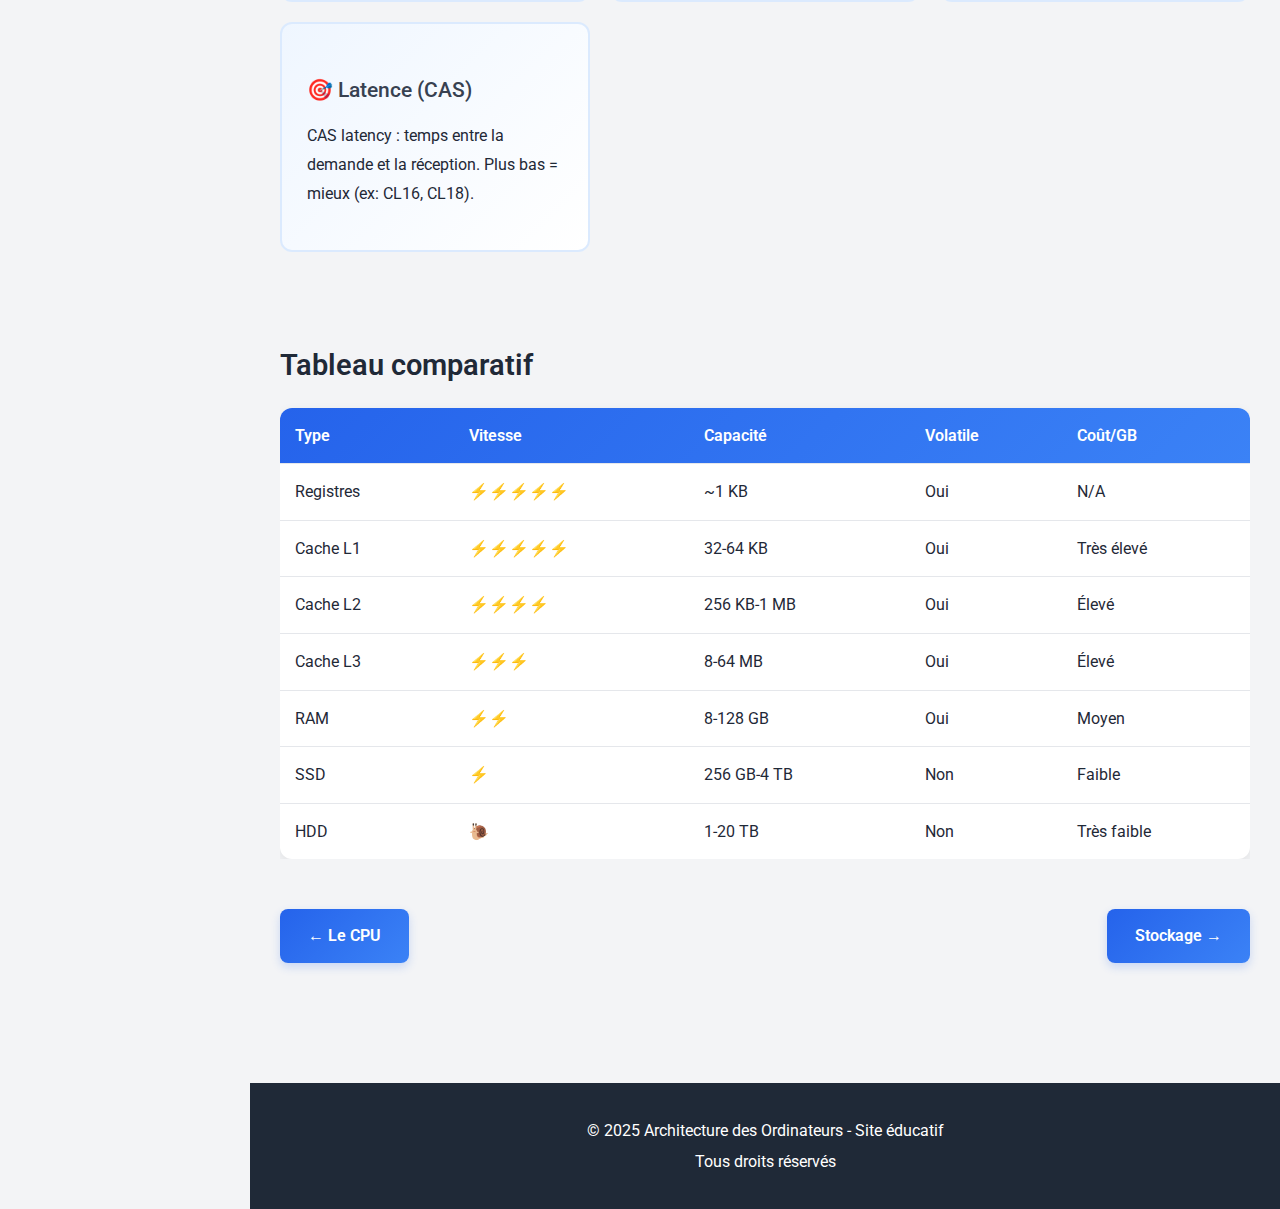
<file: memoire.html>
<!DOCTYPE html>
<html lang="fr">
<head>
    <meta charset="UTF-8">
    <meta name="viewport" content="width=device-width, initial-scale=1.0">
    <title>La Mémoire - Architecture des Ordinateurs</title>
    <link rel="stylesheet" href="style.css">
    <link rel="preconnect" href="https://fonts.googleapis.com">
    <link rel="preconnect" href="https://fonts.gstatic.com" crossorigin>
    <link href="https://fonts.googleapis.com/css2?family=Roboto:wght@300;400;500;700&display=swap" rel="stylesheet">
</head>
<body>
    <header>
        <div class="header-content">
            <h1>Architecture des Ordinateurs</h1>
            <nav class="top-nav">
                <a href="index.html">Accueil</a>
                <a href="ordinateur.html">Qu'est-ce qu'un ordinateur ?</a>
                <a href="von-neumann.html">Architecture de von Neumann</a>
                <a href="cpu.html">Le CPU</a>
                <a href="memoire.html">La Mémoire</a>
                <a href="stockage.html">Stockage</a>
                <a href="bus.html">Bus et Communication</a>
                <a href="entree-sortie.html">Entrée/Sortie</a>
                <a href="contact.html">Contact</a>
            </nav>
        </div>
    </header>

    <aside class="sidebar">
        <nav class="side-nav">
            <a href="index.html" class="nav-button">
                <span class="icon">🏠</span>
                <span>Accueil</span>
            </a>
            <a href="ordinateur.html" class="nav-button">
                <span class="icon">💻</span>
                <span>Qu'est-ce qu'un ordinateur ?</span>
            </a>
            <a href="von-neumann.html" class="nav-button">
                <span class="icon">🏗️</span>
                <span>Architecture de von Neumann</span>
            </a>
            <a href="cpu.html" class="nav-button">
                <span class="icon">⚡</span>
                <span>Le CPU</span>
            </a>
            <a href="memoire.html" class="nav-button active">
                <span class="icon">💾</span>
                <span>La Mémoire</span>
            </a>
            <a href="stockage.html" class="nav-button">
                <span class="icon">💿</span>
                <span>Stockage</span>
            </a>
            <a href="bus.html" class="nav-button">
                <span class="icon">🔌</span>
                <span>Bus et Communication</span>
            </a>
            <a href="entree-sortie.html" class="nav-button">
                <span class="icon">⌨️</span>
                <span>Entrée/Sortie</span>
            </a>
            <a href="contact.html" class="nav-button">
                <span class="icon">📧</span>
                <span>Contact</span>
            </a>
        </nav>
    </aside>

    <main class="main-content">
        <article class="content-article">
            <h2>La Mémoire</h2>

            <section class="content-section">
                <h3>Introduction</h3>
                <p>La <strong>mémoire</strong> est un composant essentiel de tout ordinateur. Elle permet de stocker temporairement ou de façon permanente les données et les instructions nécessaires au fonctionnement du système. Sans mémoire, le CPU ne pourrait pas travailler efficacement.</p>

                <div class="highlight-box">
                    <p><strong>Principe clé :</strong> Plus une mémoire est rapide, plus elle est coûteuse et plus sa capacité est limitée. D'où l'importance de la hiérarchie mémoire.</p>
                </div>
            </section>

            <section class="content-section">
                <h3>La hiérarchie mémoire</h3>
                <p>Les ordinateurs utilisent plusieurs niveaux de mémoire, organisés en pyramide selon leur vitesse et leur capacité :</p>

                <div class="memory-pyramid">
                    <div class="pyramid-level level-1">
                        <div class="level-content">
                            <h4>Registres CPU</h4>
                            <p>⚡ Plus rapide | 💾 Quelques octets</p>
                        </div>
                    </div>
                    <div class="pyramid-level level-2">
                        <div class="level-content">
                            <h4>Cache L1</h4>
                            <p>⚡⚡ Très rapide | 💾 32-64 KB</p>
                        </div>
                    </div>
                    <div class="pyramid-level level-3">
                        <div class="level-content">
                            <h4>Cache L2</h4>
                            <p>⚡⚡⚡ Rapide | 💾 256 KB - 1 MB</p>
                        </div>
                    </div>
                    <div class="pyramid-level level-4">
                        <div class="level-content">
                            <h4>Cache L3</h4>
                            <p>⚡⚡⚡⚡ Assez rapide | 💾 8-64 MB</p>
                        </div>
                    </div>
                    <div class="pyramid-level level-5">
                        <div class="level-content">
                            <h4>RAM (Mémoire vive)</h4>
                            <p>⚡⚡⚡⚡⚡ Moyenne | 💾 8-128 GB</p>
                        </div>
                    </div>
                    <div class="pyramid-level level-6">
                        <div class="level-content">
                            <h4>Stockage (SSD/HDD)</h4>
                            <p>⚡⚡⚡⚡⚡⚡ Plus lent | 💾 500 GB - 4 TB</p>
                        </div>
                    </div>
                </div>

                <div class="pyramid-legend">
                    <p><strong>↑ Vitesse</strong> : Plus rapide en haut</p>
                    <p><strong>↓ Capacité</strong> : Plus grande en bas</p>
                    <p><strong>↓ Coût/GB</strong> : Plus cher en haut</p>
                </div>
            </section>

            <section class="content-section">
                <h3>Les registres</h3>
                <p>Les <strong>registres</strong> sont de petites mémoires ultra-rapides intégrées directement dans le CPU.</p>

                <div class="register-types">
                    <div class="register-card">
                        <h4>📍 Registres spécialisés</h4>
                        <ul>
                            <li><strong>PC (Program Counter) :</strong> Adresse de la prochaine instruction</li>
                            <li><strong>IR (Instruction Register) :</strong> Instruction en cours d'exécution</li>
                            <li><strong>MAR (Memory Address Register) :</strong> Adresse mémoire à accéder</li>
                            <li><strong>MDR (Memory Data Register) :</strong> Données lues/écrites</li>
                            <li><strong>SP (Stack Pointer) :</strong> Sommet de la pile</li>
                            <li><strong>Registre d'état (flags) :</strong> Résultats des opérations</li>
                        </ul>
                    </div>

                    <div class="register-card">
                        <h4>🔢 Registres généraux</h4>
                        <p>Utilisés pour stocker temporairement :</p>
                        <ul>
                            <li>Opérandes de calculs</li>
                            <li>Résultats intermédiaires</li>
                            <li>Adresses de données</li>
                            <li>Variables locales</li>
                        </ul>
                        <p><strong>Exemples :</strong> RAX, RBX, RCX, RDX (x86-64)</p>
                    </div>
                </div>

                <div class="info-box">
                    <p><strong>Vitesse :</strong> Accès en 1 cycle d'horloge (~0,2-0,3 ns à 3-4 GHz)</p>
                    <p><strong>Taille :</strong> 32 ou 64 bits par registre, quelques dizaines de registres</p>
                </div>
            </section>

            <section class="content-section">
                <h3>La mémoire cache</h3>
                <p>Le <strong>cache</strong> est une mémoire rapide située entre le CPU et la RAM, utilisée pour stocker les données fréquemment utilisées.</p>

                <div class="cache-levels">
                    <div class="cache-card l1-bg">
                        <h4>Cache L1 (Level 1)</h4>
                        <p><strong>Emplacement :</strong> Intégré dans chaque cœur du CPU</p>
                        <p><strong>Taille :</strong> 32-64 KB par cœur</p>
                        <p><strong>Vitesse :</strong> 3-4 cycles (~1 ns)</p>
                        <p><strong>Type :</strong> Divisé en cache d'instructions (I-cache) et cache de données (D-cache)</p>
                        <p><strong>Usage :</strong> Données et instructions les plus critiques</p>
                    </div>

                    <div class="cache-card l2-bg">
                        <h4>Cache L2 (Level 2)</h4>
                        <p><strong>Emplacement :</strong> Par cœur ou partagé</p>
                        <p><strong>Taille :</strong> 256 KB - 1 MB par cœur</p>
                        <p><strong>Vitesse :</strong> 10-20 cycles (~3-5 ns)</p>
                        <p><strong>Type :</strong> Cache unifié (instructions + données)</p>
                        <p><strong>Usage :</strong> Extension du L1 pour plus de données</p>
                    </div>

                    <div class="cache-card l3-bg">
                        <h4>Cache L3 (Level 3)</h4>
                        <p><strong>Emplacement :</strong> Partagé entre tous les cœurs</p>
                        <p><strong>Taille :</strong> 8-64 MB (voire plus)</p>
                        <p><strong>Vitesse :</strong> 40-75 cycles (~10-20 ns)</p>
                        <p><strong>Type :</strong> Cache unifié partagé</p>
                        <p><strong>Usage :</strong> Réduire les accès à la RAM lente</p>
                    </div>
                </div>

                <div class="highlight-box">
                    <h4>🎯 Principe de localité</h4>
                    <p>Le cache fonctionne grâce à deux principes :</p>
                    <ul>
                        <li><strong>Localité temporelle :</strong> Les données récemment utilisées seront probablement réutilisées bientôt</li>
                        <li><strong>Localité spatiale :</strong> Les données proches en mémoire seront probablement utilisées ensemble</li>
                    </ul>
                </div>
            </section>

            <section class="content-section">
                <h3>La RAM (Random Access Memory)</h3>
                <p>La <strong>mémoire vive</strong> ou RAM est la mémoire principale de l'ordinateur. Elle stocke temporairement les programmes en cours d'exécution et leurs données.</p>

                <div class="ram-features">
                    <div class="feature-card">
                        <h4>⚡ Volatile</h4>
                        <p>Les données sont perdues lorsque l'alimentation est coupée</p>
                    </div>
                    <div class="feature-card">
                        <h4>🎯 Accès aléatoire</h4>
                        <p>Toute cellule mémoire est accessible directement via son adresse</p>
                    </div>
                    <div class="feature-card">
                        <h4>🔄 Lecture/Écriture</h4>
                        <p>Peut être lue et modifiée à volonté</p>
                    </div>
                    <div class="feature-card">
                        <h4>⏱️ Rapide</h4>
                        <p>Temps d'accès : 10-100 ns (100-1000x plus rapide que le SSD)</p>
                    </div>
                </div>

                <h4>Types de RAM</h4>
                <div class="ram-types">
                    <div class="ram-type-card">
                        <h4>DDR SDRAM</h4>
                        <p><strong>DDR4 :</strong> Standard actuel, 2133-3200 MHz</p>
                        <p><strong>DDR5 :</strong> Nouvelle génération, 4800-6400 MHz+</p>
                        <p>Chaque génération double le débit théorique</p>
                    </div>

                    <div class="ram-type-card">
                        <h4>DIMM vs SO-DIMM</h4>
                        <p><strong>DIMM :</strong> Ordinateurs de bureau (plus grand)</p>
                        <p><strong>SO-DIMM :</strong> Portables (compact)</p>
                    </div>
                </div>

                <h4>Comment ça fonctionne ?</h4>
                <div class="ram-working">
                    <p>La RAM est composée de millions de cellules, chacune capable de stocker un bit. Ces cellules sont organisées en :</p>
                    <ul>
                        <li><strong>Lignes (rows)</strong> et <strong>colonnes (columns)</strong></li>
                        <li>Chaque cellule contient un <strong>condensateur</strong> (stocke la charge électrique = 0 ou 1) et un <strong>transistor</strong> (contrôle l'accès)</li>
                        <li>Les condensateurs se déchargent rapidement : la mémoire doit être <strong>rafraîchie</strong> des milliers de fois par seconde</li>
                    </ul>
                </div>
            </section>

            <section class="content-section">
                <h3>La ROM (Read-Only Memory)</h3>
                <p>La <strong>mémoire morte</strong> ou ROM contient des données qui ne doivent pas être modifiées ou perdues.</p>

                <div class="rom-types">
                    <div class="rom-card">
                        <h4>📋 ROM classique</h4>
                        <p>Programmée en usine, non modifiable</p>
                        <p><strong>Usage :</strong> Firmware permanent</p>
                    </div>

                    <div class="rom-card">
                        <h4>🔄 PROM</h4>
                        <p>Programmable une seule fois par l'utilisateur</p>
                        <p><strong>Usage :</strong> Configuration permanente</p>
                    </div>

                    <div class="rom-card">
                        <h4>⚡ EPROM</h4>
                        <p>Effaçable par UV, reprogrammable</p>
                        <p><strong>Usage :</strong> Développement de firmware</p>
                    </div>

                    <div class="rom-card">
                        <h4>💾 EEPROM</h4>
                        <p>Électriquement effaçable et reprogrammable</p>
                        <p><strong>Usage :</strong> BIOS/UEFI, paramètres système</p>
                    </div>

                    <div class="rom-card">
                        <h4>⚡ Flash</h4>
                        <p>EEPROM moderne, rapide, haute capacité</p>
                        <p><strong>Usage :</strong> SSD, clés USB, cartes SD, firmware</p>
                    </div>
                </div>
            </section>

            <section class="content-section">
                <h3>Organisation de la mémoire</h3>

                <div class="memory-organization">
                    <h4>Adressage mémoire</h4>
                    <p>Chaque emplacement en mémoire possède une <strong>adresse unique</strong>. Dans un système 64 bits :</p>
                    <ul>
                        <li>Adresses codées sur 64 bits</li>
                        <li>Espace adressable théorique : 2^64 = 16 exaoctets</li>
                        <li>En pratique : limité à 48 bits (256 TB) pour la plupart des CPU</li>
                    </ul>

                    <h4>Organisation de la RAM</h4>
                    <div class="memory-layout">
                        <div class="mem-zone kernel-zone">
                            <strong>Espace Noyau (Kernel)</strong>
                            <p>Système d'exploitation</p>
                        </div>
                        <div class="mem-zone stack-zone">
                            <strong>Pile (Stack)</strong>
                            <p>Variables locales, appels de fonctions</p>
                            <p>↓ Croît vers le bas</p>
                        </div>
                        <div class="mem-zone free-zone">
                            <strong>Espace libre</strong>
                        </div>
                        <div class="mem-zone heap-zone">
                            <strong>Tas (Heap)</strong>
                            <p>↑ Croît vers le haut</p>
                            <p>Allocation dynamique</p>
                        </div>
                        <div class="mem-zone data-zone">
                            <strong>Données (Data/BSS)</strong>
                            <p>Variables globales, statiques</p>
                        </div>
                        <div class="mem-zone code-zone">
                            <strong>Code (Text)</strong>
                            <p>Instructions du programme</p>
                        </div>
                    </div>
                </div>
            </section>

            <section class="content-section">
                <h3>Mémoire virtuelle</h3>
                <p>La <strong>mémoire virtuelle</strong> est une technique qui permet au système d'utiliser le disque dur comme extension de la RAM.</p>

                <div class="virtual-memory">
                    <div class="vm-concept">
                        <h4>Principe</h4>
                        <ul>
                            <li>Chaque processus a son propre espace d'adressage virtuel</li>
                            <li>Le système d'exploitation traduit les adresses virtuelles en adresses physiques</li>
                            <li>Les pages mémoire peu utilisées sont déplacées vers le disque (swap/pagefile)</li>
                            <li>Isolation entre processus : sécurité et stabilité</li>
                        </ul>
                    </div>

                    <div class="vm-benefits">
                        <h4>✅ Avantages</h4>
                        <ul>
                            <li>Permet d'exécuter plus de programmes que la RAM physique ne le permet</li>
                            <li>Protection : un processus ne peut pas accéder à la mémoire d'un autre</li>
                            <li>Simplification : chaque programme voit un espace d'adressage complet</li>
                        </ul>
                    </div>

                    <div class="vm-drawbacks">
                        <h4>⚠️ Inconvénients</h4>
                        <ul>
                            <li>Performance réduite si trop de swap (thrashing)</li>
                            <li>Complexité de gestion pour le système</li>
                            <li>Overhead de traduction d'adresses</li>
                        </ul>
                    </div>
                </div>
            </section>

            <section class="content-section">
                <h3>Performances et optimisations</h3>

                <div class="performance-tips">
                    <div class="tip-card">
                        <h4>💡 Plus de RAM = Mieux ?</h4>
                        <p>Oui, jusqu'à un certain point. 8 GB = minimum pour usage courant, 16 GB = confortable, 32+ GB = professionnel/gaming.</p>
                    </div>

                    <div class="tip-card">
                        <h4>⚡ Double canal (Dual Channel)</h4>
                        <p>Utiliser 2 barrettes identiques double la bande passante mémoire.</p>
                    </div>

                    <div class="tip-card">
                        <h4>🚀 XMP/DOCP</h4>
                        <p>Profils d'overclocking pour RAM haute performance (activer dans le BIOS).</p>
                    </div>

                    <div class="tip-card">
                        <h4>🎯 Latence (CAS)</h4>
                        <p>CAS latency : temps entre la demande et la réception. Plus bas = mieux (ex: CL16, CL18).</p>
                    </div>
                </div>
            </section>

            <div class="comparison-table">
                <h3>Tableau comparatif</h3>
                <table>
                    <thead>
                        <tr>
                            <th>Type</th>
                            <th>Vitesse</th>
                            <th>Capacité</th>
                            <th>Volatile</th>
                            <th>Coût/GB</th>
                        </tr>
                    </thead>
                    <tbody>
                        <tr>
                            <td>Registres</td>
                            <td>⚡⚡⚡⚡⚡</td>
                            <td>~1 KB</td>
                            <td>Oui</td>
                            <td>N/A</td>
                        </tr>
                        <tr>
                            <td>Cache L1</td>
                            <td>⚡⚡⚡⚡⚡</td>
                            <td>32-64 KB</td>
                            <td>Oui</td>
                            <td>Très élevé</td>
                        </tr>
                        <tr>
                            <td>Cache L2</td>
                            <td>⚡⚡⚡⚡</td>
                            <td>256 KB-1 MB</td>
                            <td>Oui</td>
                            <td>Élevé</td>
                        </tr>
                        <tr>
                            <td>Cache L3</td>
                            <td>⚡⚡⚡</td>
                            <td>8-64 MB</td>
                            <td>Oui</td>
                            <td>Élevé</td>
                        </tr>
                        <tr>
                            <td>RAM</td>
                            <td>⚡⚡</td>
                            <td>8-128 GB</td>
                            <td>Oui</td>
                            <td>Moyen</td>
                        </tr>
                        <tr>
                            <td>SSD</td>
                            <td>⚡</td>
                            <td>256 GB-4 TB</td>
                            <td>Non</td>
                            <td>Faible</td>
                        </tr>
                        <tr>
                            <td>HDD</td>
                            <td>🐌</td>
                            <td>1-20 TB</td>
                            <td>Non</td>
                            <td>Très faible</td>
                        </tr>
                    </tbody>
                </table>
            </div>

            <div class="navigation-links">
                <a href="cpu.html" class="nav-link-btn">← Le CPU</a>
                <a href="stockage.html" class="nav-link-btn">Stockage →</a>
            </div>
        </article>
    </main>

    <footer>
        <div class="footer-content">
            <p>&copy; 2025 Architecture des Ordinateurs - Site éducatif</p>
            <p>Tous droits réservés</p>
        </div>
    </footer>

    <script src="script.js"></script>
</body>
</html>
</file>
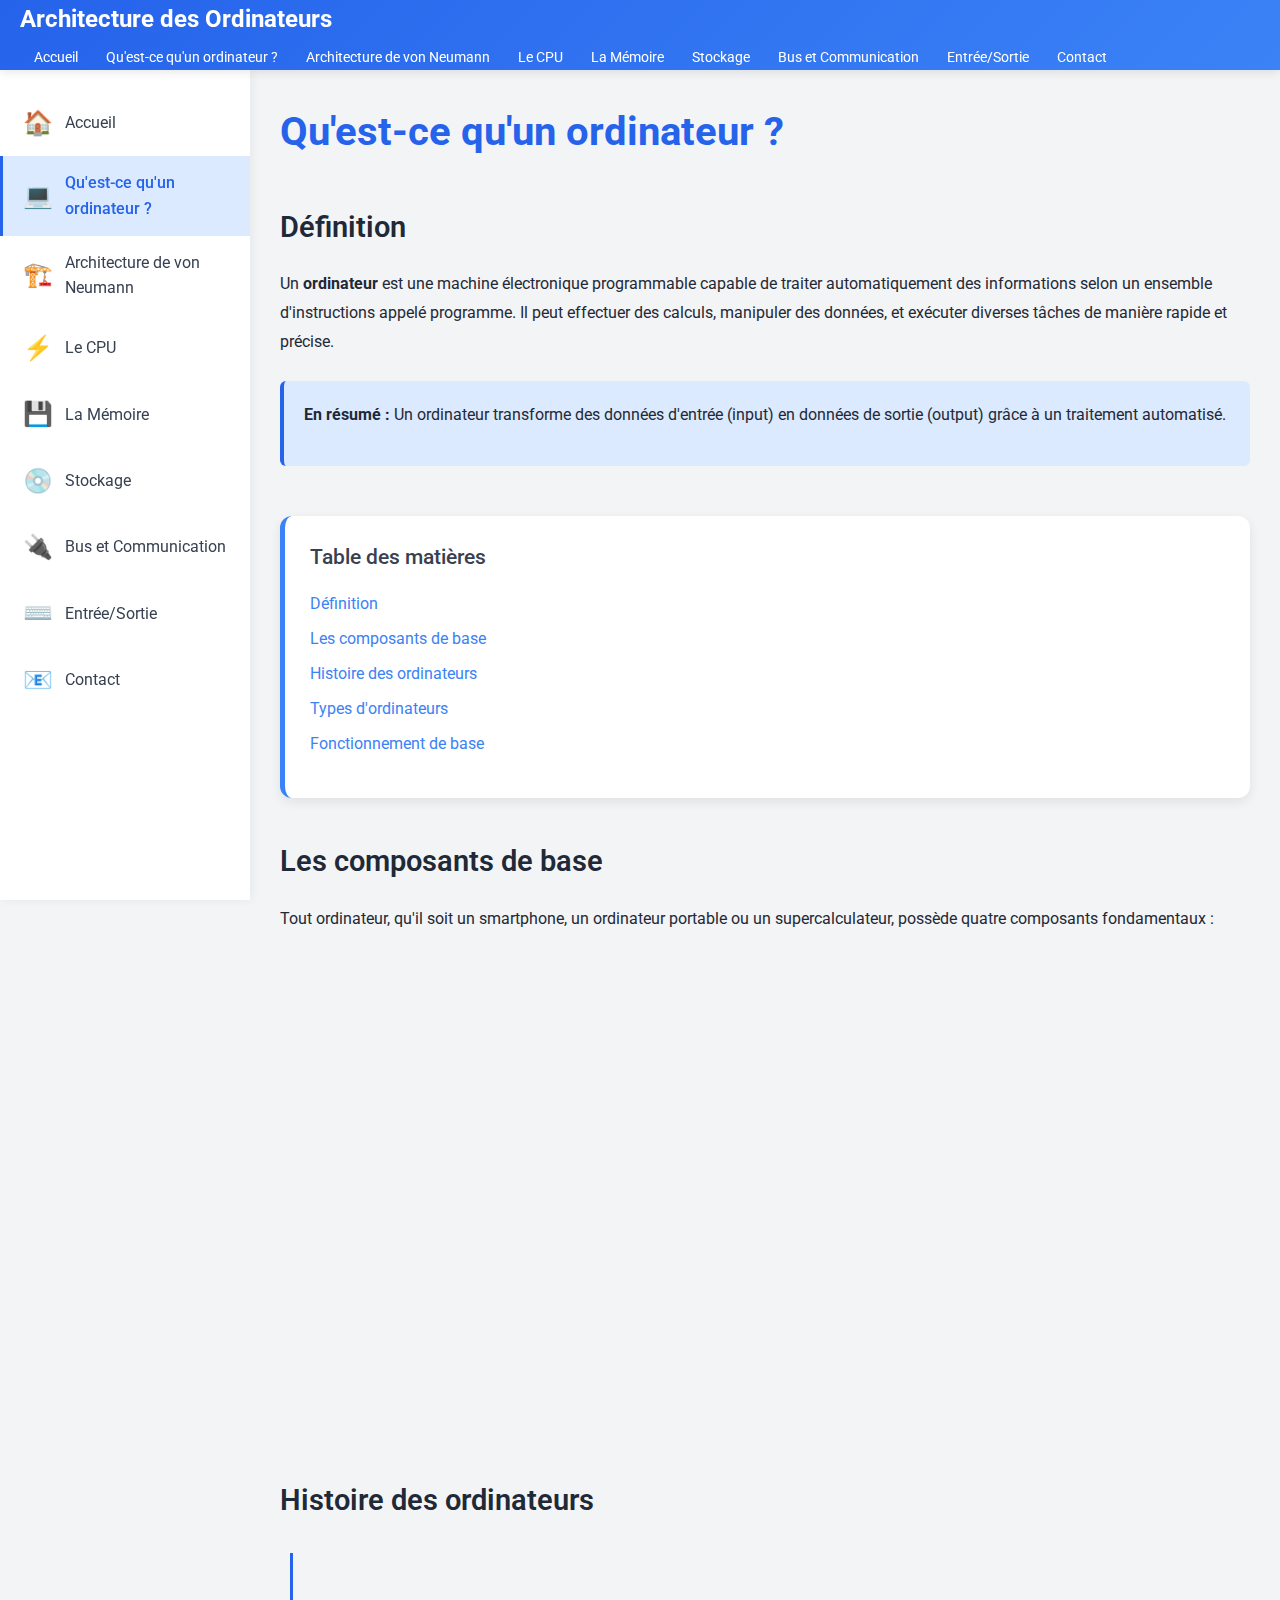
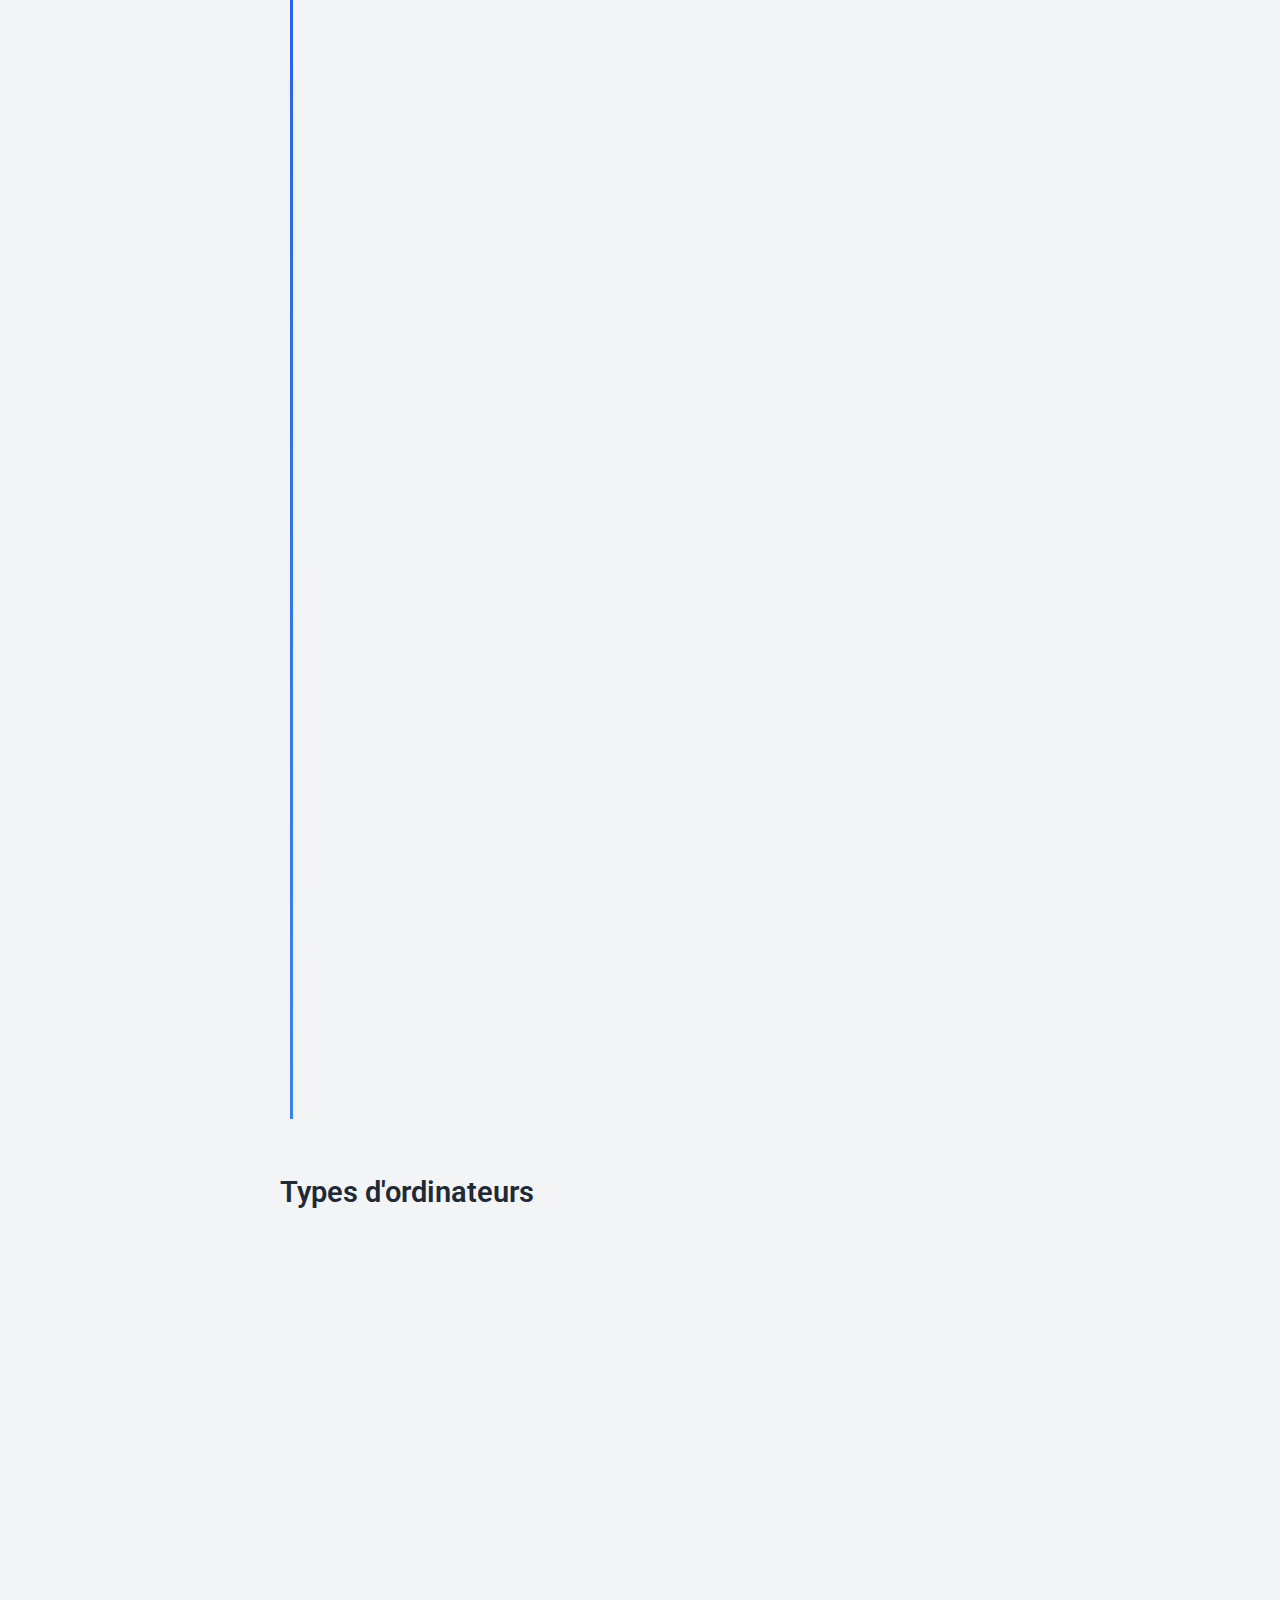
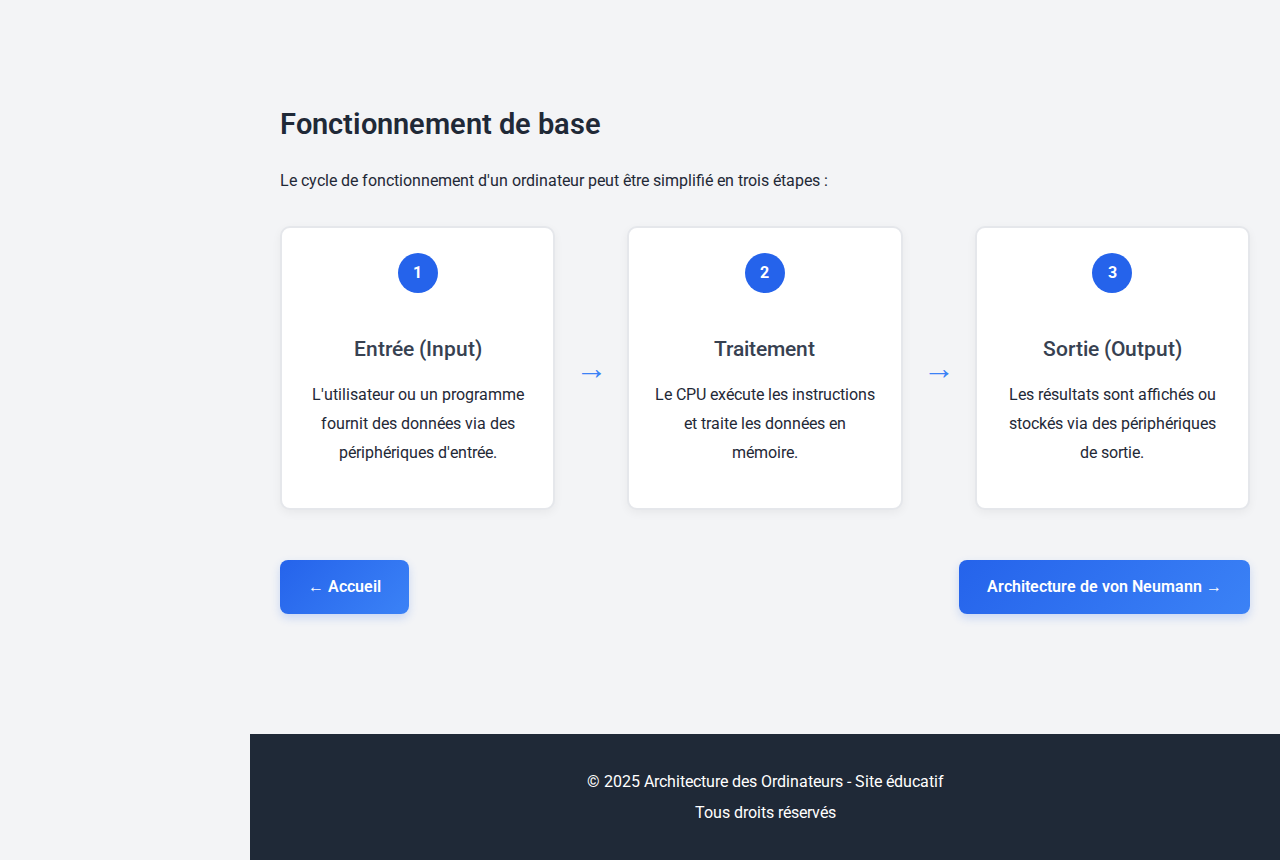
<file: ordinateur.html>
<!DOCTYPE html>
<html lang="fr">
<head>
    <meta charset="UTF-8">
    <meta name="viewport" content="width=device-width, initial-scale=1.0">
    <title>Qu'est-ce qu'un ordinateur ? - Architecture des Ordinateurs</title>
    <link rel="stylesheet" href="style.css">
    <link rel="preconnect" href="https://fonts.googleapis.com">
    <link rel="preconnect" href="https://fonts.gstatic.com" crossorigin>
    <link href="https://fonts.googleapis.com/css2?family=Roboto:wght@300;400;500;700&display=swap" rel="stylesheet">
</head>
<body>
    <header>
        <div class="header-content">
            <h1>Architecture des Ordinateurs</h1>
            <nav class="top-nav">
                <a href="index.html">Accueil</a>
                <a href="ordinateur.html">Qu'est-ce qu'un ordinateur ?</a>
                <a href="von-neumann.html">Architecture de von Neumann</a>
                <a href="cpu.html">Le CPU</a>
                <a href="memoire.html">La Mémoire</a>
                <a href="stockage.html">Stockage</a>
                <a href="bus.html">Bus et Communication</a>
                <a href="entree-sortie.html">Entrée/Sortie</a>
                <a href="contact.html">Contact</a>
            </nav>
        </div>
    </header>

    <aside class="sidebar">
        <nav class="side-nav">
            <a href="index.html" class="nav-button">
                <span class="icon">🏠</span>
                <span>Accueil</span>
            </a>
            <a href="ordinateur.html" class="nav-button active">
                <span class="icon">💻</span>
                <span>Qu'est-ce qu'un ordinateur ?</span>
            </a>
            <a href="von-neumann.html" class="nav-button">
                <span class="icon">🏗️</span>
                <span>Architecture de von Neumann</span>
            </a>
            <a href="cpu.html" class="nav-button">
                <span class="icon">⚡</span>
                <span>Le CPU</span>
            </a>
            <a href="memoire.html" class="nav-button">
                <span class="icon">💾</span>
                <span>La Mémoire</span>
            </a>
            <a href="stockage.html" class="nav-button">
                <span class="icon">💿</span>
                <span>Stockage</span>
            </a>
            <a href="bus.html" class="nav-button">
                <span class="icon">🔌</span>
                <span>Bus et Communication</span>
            </a>
            <a href="entree-sortie.html" class="nav-button">
                <span class="icon">⌨️</span>
                <span>Entrée/Sortie</span>
            </a>
            <a href="contact.html" class="nav-button">
                <span class="icon">📧</span>
                <span>Contact</span>
            </a>
        </nav>
    </aside>

    <main class="main-content">
        <article class="content-article">
            <h2>Qu'est-ce qu'un ordinateur ?</h2>

            <section class="content-section">
                <h3>Définition</h3>
                <p>Un <strong>ordinateur</strong> est une machine électronique programmable capable de traiter automatiquement des informations selon un ensemble d'instructions appelé programme. Il peut effectuer des calculs, manipuler des données, et exécuter diverses tâches de manière rapide et précise.</p>

                <div class="highlight-box">
                    <p><strong>En résumé :</strong> Un ordinateur transforme des données d'entrée (input) en données de sortie (output) grâce à un traitement automatisé.</p>
                </div>
            </section>

            <section class="content-section">
                <h3>Les composants de base</h3>
                <p>Tout ordinateur, qu'il soit un smartphone, un ordinateur portable ou un supercalculateur, possède quatre composants fondamentaux :</p>

                <div class="components-grid">
                    <div class="component-box">
                        <h4>⚡ Unité de traitement (CPU)</h4>
                        <p>Le "cerveau" qui exécute les instructions et effectue les calculs.</p>
                    </div>
                    <div class="component-box">
                        <h4>💾 Mémoire</h4>
                        <p>Stocke temporairement les données et les programmes en cours d'utilisation.</p>
                    </div>
                    <div class="component-box">
                        <h4>⌨️ Périphériques d'entrée</h4>
                        <p>Permettent d'envoyer des données vers l'ordinateur (clavier, souris, caméra).</p>
                    </div>
                    <div class="component-box">
                        <h4>🖥️ Périphériques de sortie</h4>
                        <p>Affichent ou transmettent les résultats (écran, haut-parleurs, imprimante).</p>
                    </div>
                </div>
            </section>

            <section class="content-section">
                <h3>Histoire des ordinateurs</h3>

                <div class="timeline">
                    <div class="timeline-item">
                        <div class="timeline-year">1940s</div>
                        <div class="timeline-content">
                            <h4>Les premiers ordinateurs</h4>
                            <p><strong>ENIAC</strong> (1946) - Premier ordinateur électronique programmable. Il pesait 30 tonnes et occupait une pièce entière !</p>
                        </div>
                    </div>

                    <div class="timeline-item">
                        <div class="timeline-year">1950s-1960s</div>
                        <div class="timeline-content">
                            <h4>L'ère des transistors</h4>
                            <p>Remplacement des tubes à vide par des transistors, rendant les ordinateurs plus petits et plus fiables.</p>
                        </div>
                    </div>

                    <div class="timeline-item">
                        <div class="timeline-year">1970s</div>
                        <div class="timeline-content">
                            <h4>Les microprocesseurs</h4>
                            <p>Intel 4004 (1971) - Premier microprocesseur commercial. Début de la révolution informatique personnelle.</p>
                        </div>
                    </div>

                    <div class="timeline-item">
                        <div class="timeline-year">1980s-1990s</div>
                        <div class="timeline-content">
                            <h4>L'ordinateur personnel</h4>
                            <p>IBM PC (1981), Apple Macintosh (1984) - Les ordinateurs deviennent accessibles au grand public.</p>
                        </div>
                    </div>

                    <div class="timeline-item">
                        <div class="timeline-year">2000s-Aujourd'hui</div>
                        <div class="timeline-content">
                            <h4>L'ère mobile et cloud</h4>
                            <p>Smartphones, tablettes, cloud computing - L'informatique omniprésente et connectée.</p>
                        </div>
                    </div>
                </div>
            </section>

            <section class="content-section">
                <h3>Types d'ordinateurs</h3>

                <div class="types-grid">
                    <div class="type-card">
                        <h4>🖥️ Ordinateurs de bureau</h4>
                        <p>Puissants et évolutifs, idéaux pour le travail et le gaming.</p>
                    </div>
                    <div class="type-card">
                        <h4>💻 Ordinateurs portables</h4>
                        <p>Compacts et mobiles, pour travailler n'importe où.</p>
                    </div>
                    <div class="type-card">
                        <h4>📱 Smartphones et tablettes</h4>
                        <p>Ordinateurs de poche ultra-portables.</p>
                    </div>
                    <div class="type-card">
                        <h4>🏢 Serveurs</h4>
                        <p>Machines puissantes pour héberger applications et données.</p>
                    </div>
                    <div class="type-card">
                        <h4>🚀 Supercalculateurs</h4>
                        <p>Calcul scientifique haute performance.</p>
                    </div>
                    <div class="type-card">
                        <h4>🏠 Systèmes embarqués</h4>
                        <p>Ordinateurs intégrés dans d'autres appareils (voitures, électroménager).</p>
                    </div>
                </div>
            </section>

            <section class="content-section">
                <h3>Fonctionnement de base</h3>
                <p>Le cycle de fonctionnement d'un ordinateur peut être simplifié en trois étapes :</p>

                <div class="cycle-diagram">
                    <div class="cycle-step">
                        <div class="step-number">1</div>
                        <h4>Entrée (Input)</h4>
                        <p>L'utilisateur ou un programme fournit des données via des périphériques d'entrée.</p>
                    </div>
                    <div class="cycle-arrow">→</div>
                    <div class="cycle-step">
                        <div class="step-number">2</div>
                        <h4>Traitement</h4>
                        <p>Le CPU exécute les instructions et traite les données en mémoire.</p>
                    </div>
                    <div class="cycle-arrow">→</div>
                    <div class="cycle-step">
                        <div class="step-number">3</div>
                        <h4>Sortie (Output)</h4>
                        <p>Les résultats sont affichés ou stockés via des périphériques de sortie.</p>
                    </div>
                </div>
            </section>

            <div class="navigation-links">
                <a href="index.html" class="nav-link-btn">← Accueil</a>
                <a href="von-neumann.html" class="nav-link-btn">Architecture de von Neumann →</a>
            </div>
        </article>
    </main>

    <footer>
        <div class="footer-content">
            <p>&copy; 2025 Architecture des Ordinateurs - Site éducatif</p>
            <p>Tous droits réservés</p>
        </div>
    </footer>

    <script src="script.js"></script>
</body>
</html>
</file>
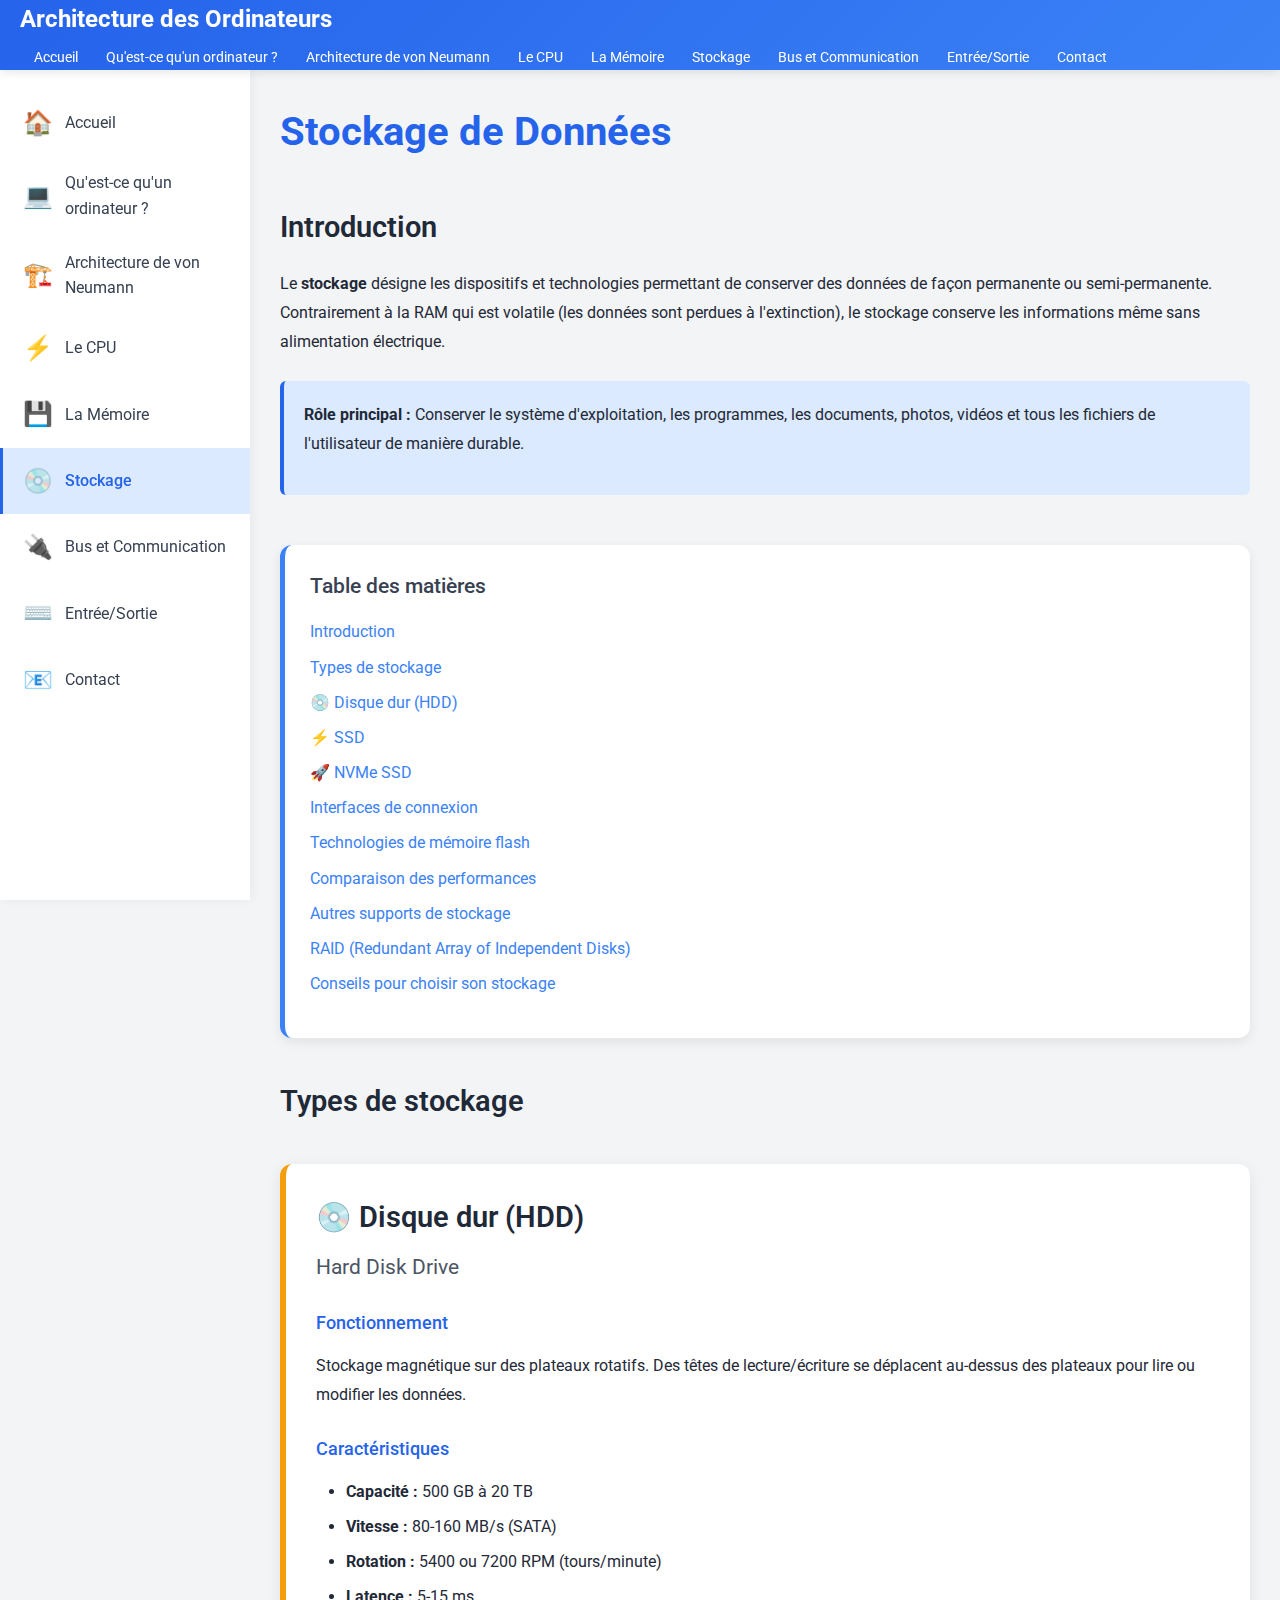
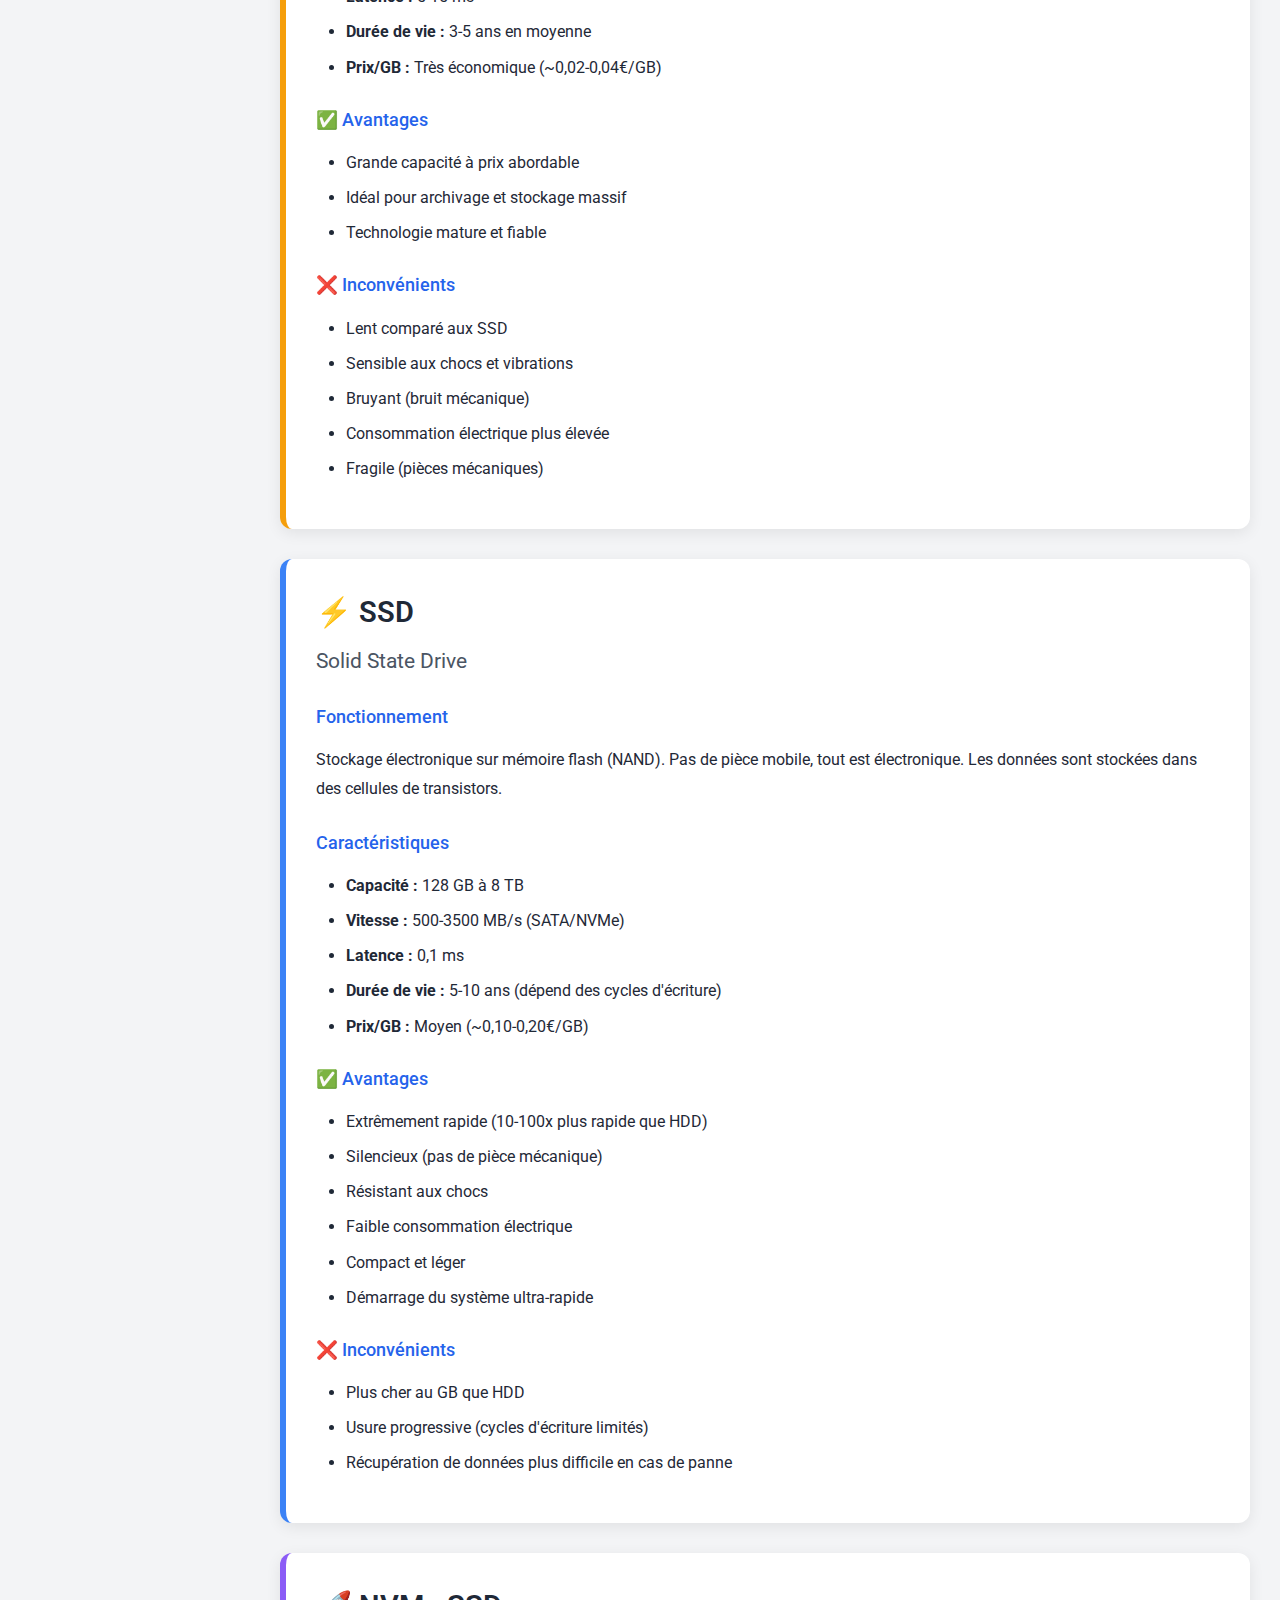
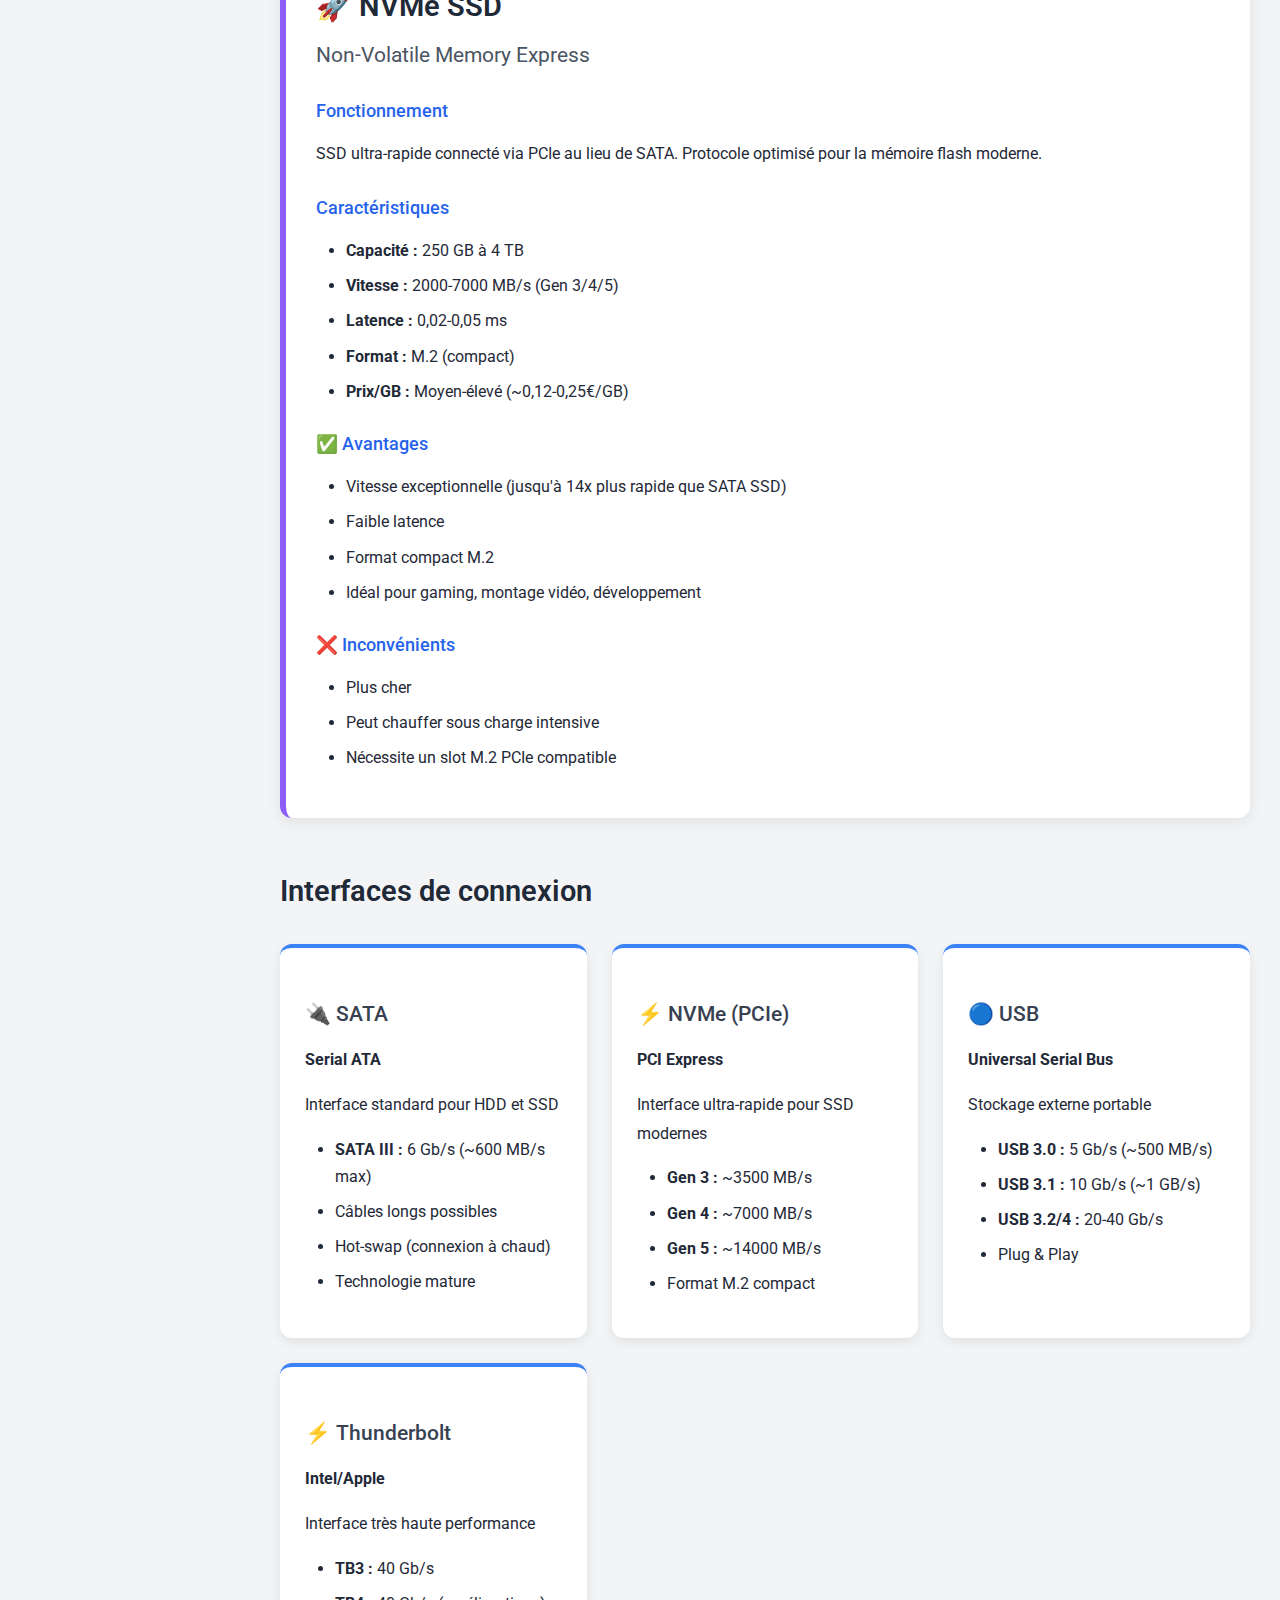
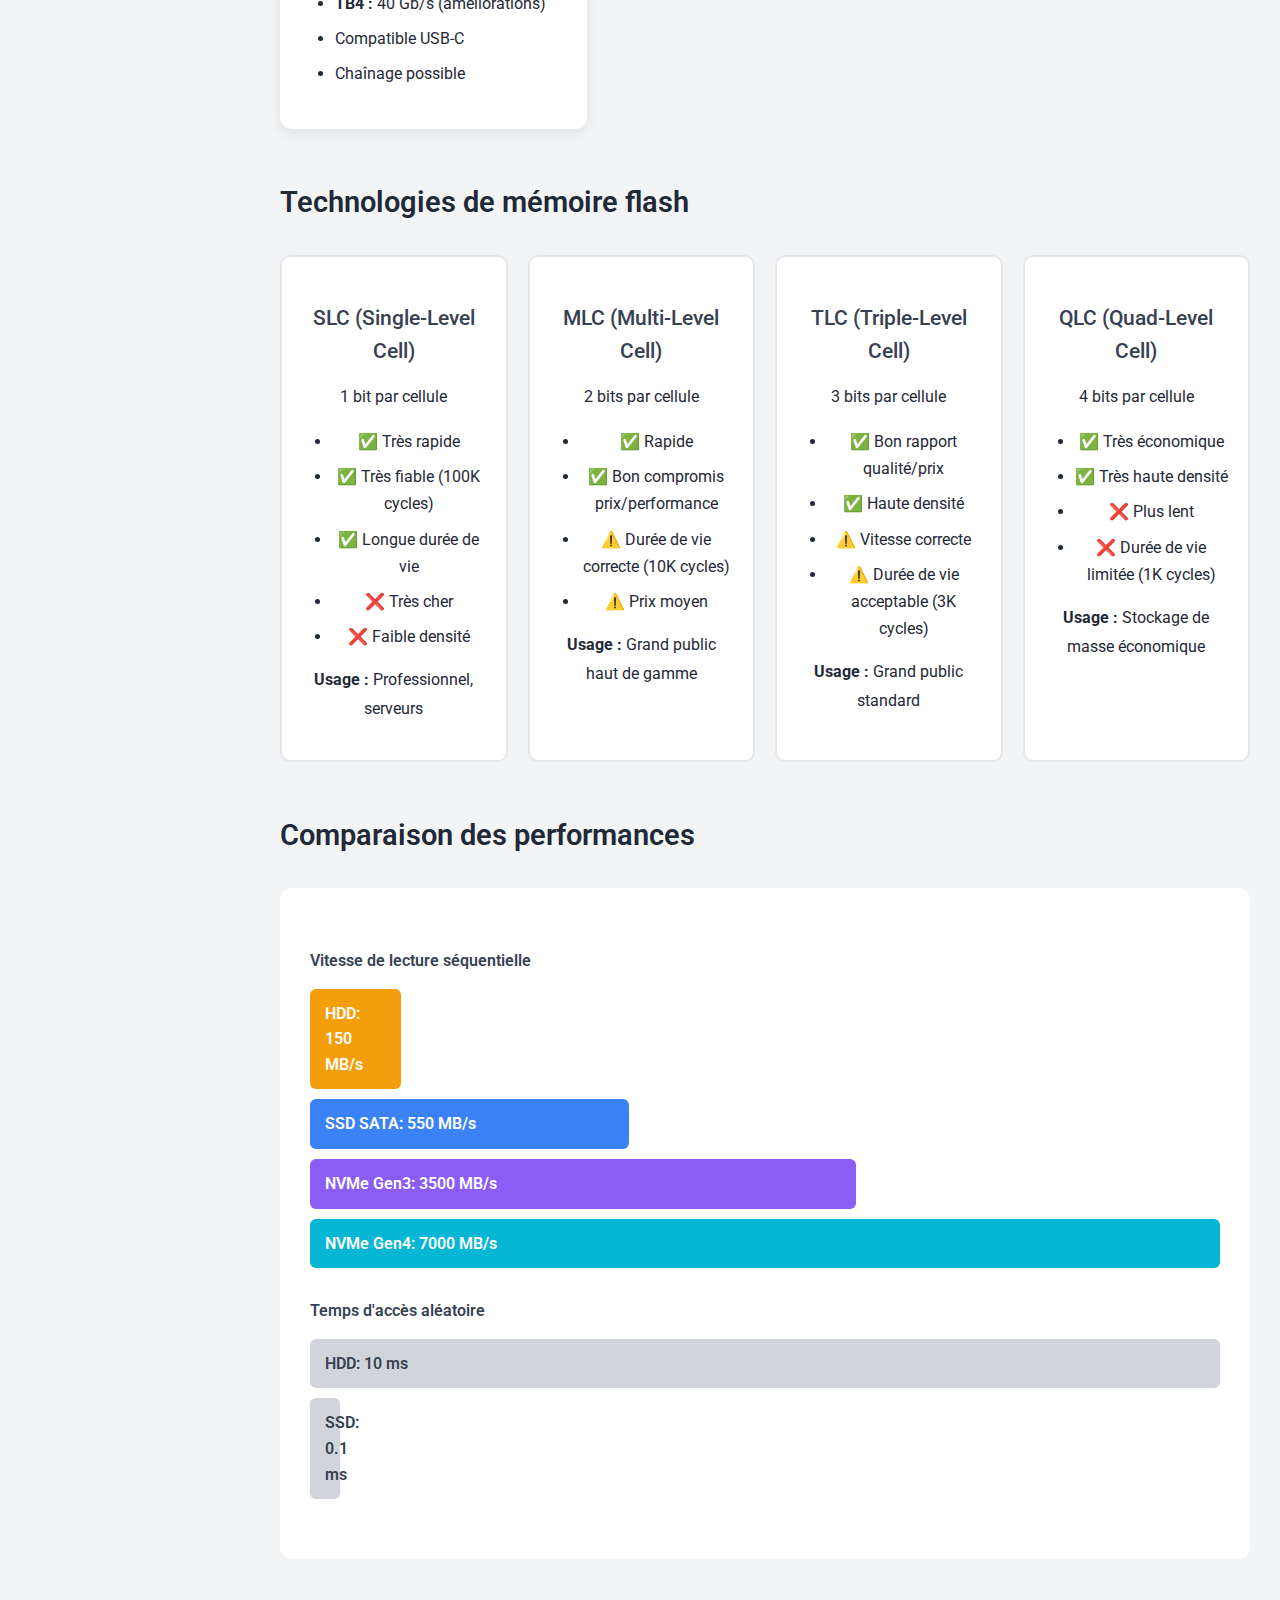
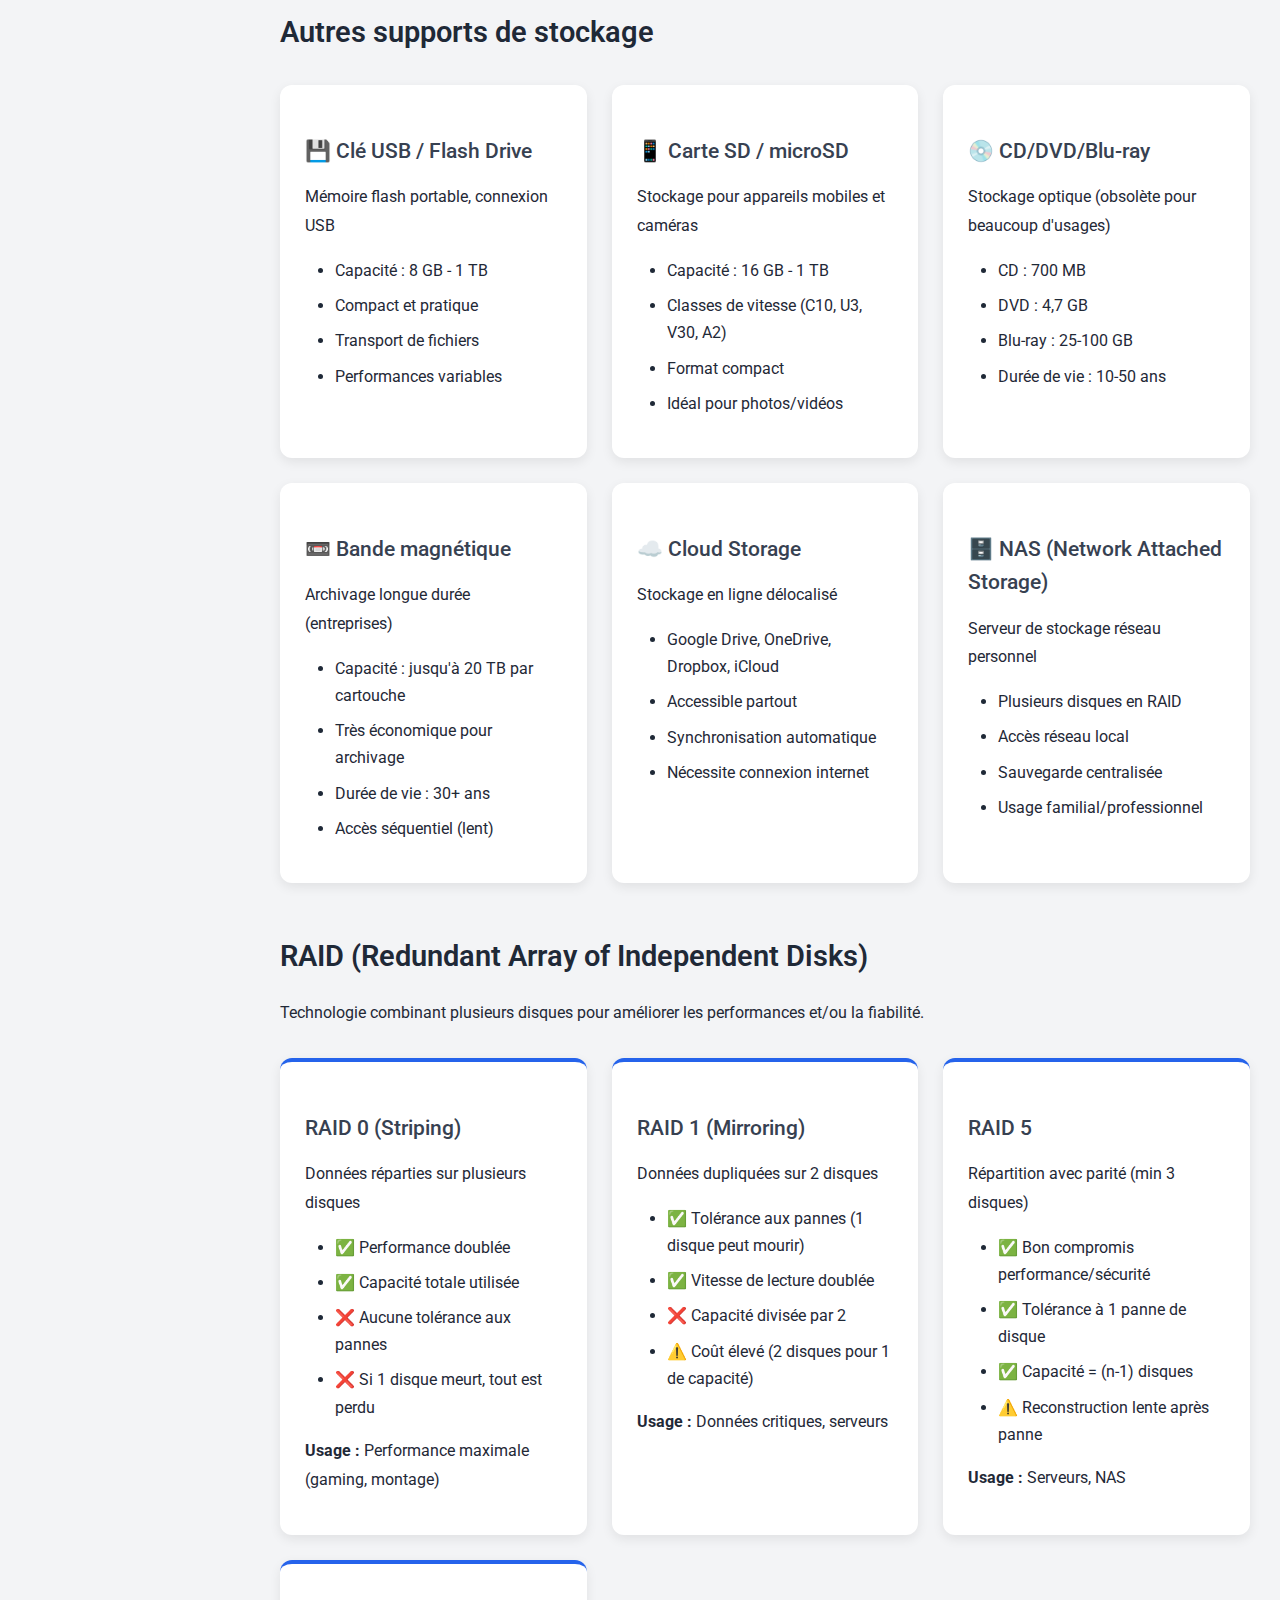
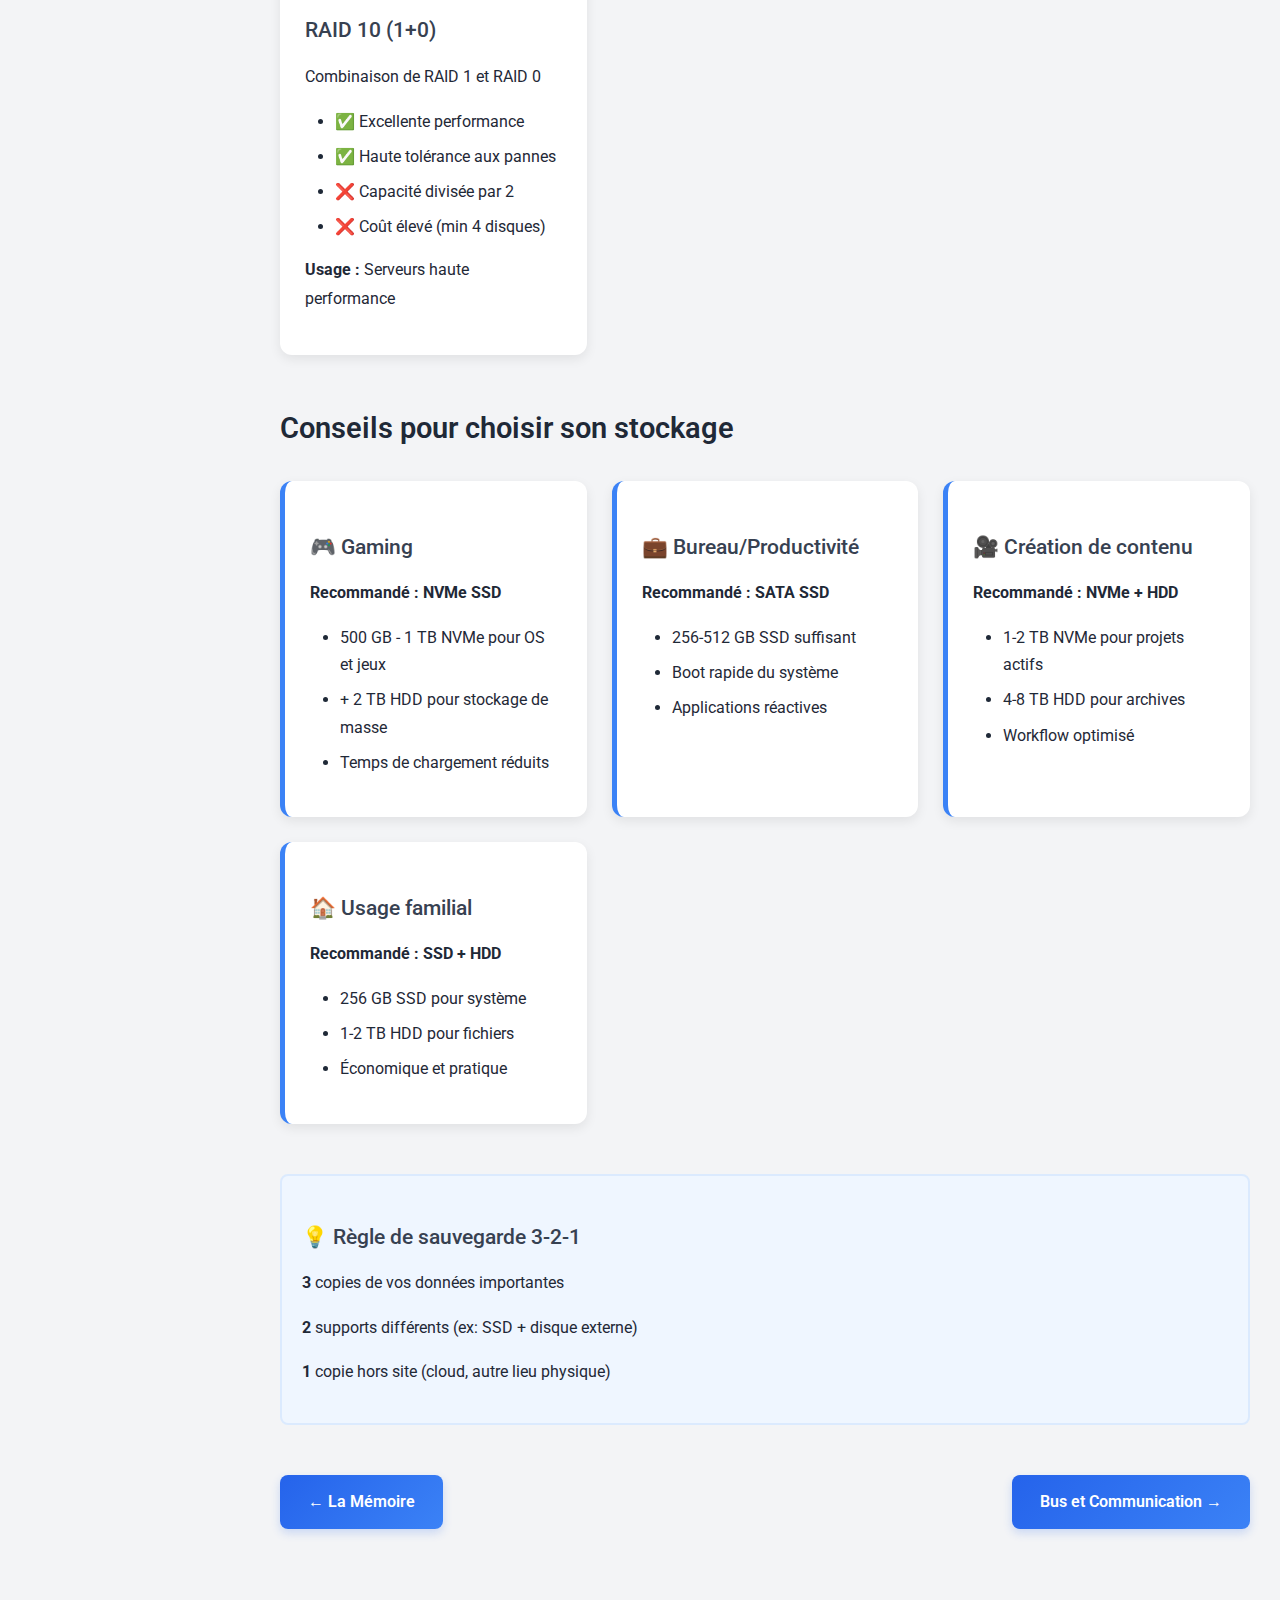
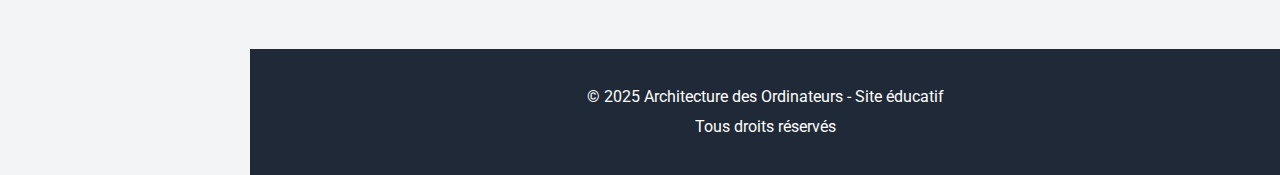
<file: stockage.html>
<!DOCTYPE html>
<html lang="fr">
<head>
    <meta charset="UTF-8">
    <meta name="viewport" content="width=device-width, initial-scale=1.0">
    <title>Stockage - Architecture des Ordinateurs</title>
    <link rel="stylesheet" href="style.css">
    <link rel="preconnect" href="https://fonts.googleapis.com">
    <link rel="preconnect" href="https://fonts.gstatic.com" crossorigin>
    <link href="https://fonts.googleapis.com/css2?family=Roboto:wght@300;400;500;700&display=swap" rel="stylesheet">
</head>
<body>
    <header>
        <div class="header-content">
            <h1>Architecture des Ordinateurs</h1>
            <nav class="top-nav">
                <a href="index.html">Accueil</a>
                <a href="ordinateur.html">Qu'est-ce qu'un ordinateur ?</a>
                <a href="von-neumann.html">Architecture de von Neumann</a>
                <a href="cpu.html">Le CPU</a>
                <a href="memoire.html">La Mémoire</a>
                <a href="stockage.html">Stockage</a>
                <a href="bus.html">Bus et Communication</a>
                <a href="entree-sortie.html">Entrée/Sortie</a>
                <a href="contact.html">Contact</a>
            </nav>
        </div>
    </header>

    <aside class="sidebar">
        <nav class="side-nav">
            <a href="index.html" class="nav-button">
                <span class="icon">🏠</span>
                <span>Accueil</span>
            </a>
            <a href="ordinateur.html" class="nav-button">
                <span class="icon">💻</span>
                <span>Qu'est-ce qu'un ordinateur ?</span>
            </a>
            <a href="von-neumann.html" class="nav-button">
                <span class="icon">🏗️</span>
                <span>Architecture de von Neumann</span>
            </a>
            <a href="cpu.html" class="nav-button">
                <span class="icon">⚡</span>
                <span>Le CPU</span>
            </a>
            <a href="memoire.html" class="nav-button">
                <span class="icon">💾</span>
                <span>La Mémoire</span>
            </a>
            <a href="stockage.html" class="nav-button active">
                <span class="icon">💿</span>
                <span>Stockage</span>
            </a>
            <a href="bus.html" class="nav-button">
                <span class="icon">🔌</span>
                <span>Bus et Communication</span>
            </a>
            <a href="entree-sortie.html" class="nav-button">
                <span class="icon">⌨️</span>
                <span>Entrée/Sortie</span>
            </a>
            <a href="contact.html" class="nav-button">
                <span class="icon">📧</span>
                <span>Contact</span>
            </a>
        </nav>
    </aside>

    <main class="main-content">
        <article class="content-article">
            <h2>Stockage de Données</h2>

            <section class="content-section">
                <h3>Introduction</h3>
                <p>Le <strong>stockage</strong> désigne les dispositifs et technologies permettant de conserver des données de façon permanente ou semi-permanente. Contrairement à la RAM qui est volatile (les données sont perdues à l'extinction), le stockage conserve les informations même sans alimentation électrique.</p>

                <div class="highlight-box">
                    <p><strong>Rôle principal :</strong> Conserver le système d'exploitation, les programmes, les documents, photos, vidéos et tous les fichiers de l'utilisateur de manière durable.</p>
                </div>
            </section>

            <section class="content-section">
                <h3>Types de stockage</h3>

                <div class="storage-types">
                    <div class="storage-card hdd-bg">
                        <h3>💿 Disque dur (HDD)</h3>
                        <h4>Hard Disk Drive</h4>

                        <div class="card-content">
                            <h5>Fonctionnement</h5>
                            <p>Stockage magnétique sur des plateaux rotatifs. Des têtes de lecture/écriture se déplacent au-dessus des plateaux pour lire ou modifier les données.</p>

                            <h5>Caractéristiques</h5>
                            <ul>
                                <li><strong>Capacité :</strong> 500 GB à 20 TB</li>
                                <li><strong>Vitesse :</strong> 80-160 MB/s (SATA)</li>
                                <li><strong>Rotation :</strong> 5400 ou 7200 RPM (tours/minute)</li>
                                <li><strong>Latence :</strong> 5-15 ms</li>
                                <li><strong>Durée de vie :</strong> 3-5 ans en moyenne</li>
                                <li><strong>Prix/GB :</strong> Très économique (~0,02-0,04€/GB)</li>
                            </ul>

                            <h5>✅ Avantages</h5>
                            <ul>
                                <li>Grande capacité à prix abordable</li>
                                <li>Idéal pour archivage et stockage massif</li>
                                <li>Technologie mature et fiable</li>
                            </ul>

                            <h5>❌ Inconvénients</h5>
                            <ul>
                                <li>Lent comparé aux SSD</li>
                                <li>Sensible aux chocs et vibrations</li>
                                <li>Bruyant (bruit mécanique)</li>
                                <li>Consommation électrique plus élevée</li>
                                <li>Fragile (pièces mécaniques)</li>
                            </ul>
                        </div>
                    </div>

                    <div class="storage-card ssd-bg">
                        <h3>⚡ SSD</h3>
                        <h4>Solid State Drive</h4>

                        <div class="card-content">
                            <h5>Fonctionnement</h5>
                            <p>Stockage électronique sur mémoire flash (NAND). Pas de pièce mobile, tout est électronique. Les données sont stockées dans des cellules de transistors.</p>

                            <h5>Caractéristiques</h5>
                            <ul>
                                <li><strong>Capacité :</strong> 128 GB à 8 TB</li>
                                <li><strong>Vitesse :</strong> 500-3500 MB/s (SATA/NVMe)</li>
                                <li><strong>Latence :</strong> 0,1 ms</li>
                                <li><strong>Durée de vie :</strong> 5-10 ans (dépend des cycles d'écriture)</li>
                                <li><strong>Prix/GB :</strong> Moyen (~0,10-0,20€/GB)</li>
                            </ul>

                            <h5>✅ Avantages</h5>
                            <ul>
                                <li>Extrêmement rapide (10-100x plus rapide que HDD)</li>
                                <li>Silencieux (pas de pièce mécanique)</li>
                                <li>Résistant aux chocs</li>
                                <li>Faible consommation électrique</li>
                                <li>Compact et léger</li>
                                <li>Démarrage du système ultra-rapide</li>
                            </ul>

                            <h5>❌ Inconvénients</h5>
                            <ul>
                                <li>Plus cher au GB que HDD</li>
                                <li>Usure progressive (cycles d'écriture limités)</li>
                                <li>Récupération de données plus difficile en cas de panne</li>
                            </ul>
                        </div>
                    </div>

                    <div class="storage-card nvme-bg">
                        <h3>🚀 NVMe SSD</h3>
                        <h4>Non-Volatile Memory Express</h4>

                        <div class="card-content">
                            <h5>Fonctionnement</h5>
                            <p>SSD ultra-rapide connecté via PCIe au lieu de SATA. Protocole optimisé pour la mémoire flash moderne.</p>

                            <h5>Caractéristiques</h5>
                            <ul>
                                <li><strong>Capacité :</strong> 250 GB à 4 TB</li>
                                <li><strong>Vitesse :</strong> 2000-7000 MB/s (Gen 3/4/5)</li>
                                <li><strong>Latence :</strong> 0,02-0,05 ms</li>
                                <li><strong>Format :</strong> M.2 (compact)</li>
                                <li><strong>Prix/GB :</strong> Moyen-élevé (~0,12-0,25€/GB)</li>
                            </ul>

                            <h5>✅ Avantages</h5>
                            <ul>
                                <li>Vitesse exceptionnelle (jusqu'à 14x plus rapide que SATA SSD)</li>
                                <li>Faible latence</li>
                                <li>Format compact M.2</li>
                                <li>Idéal pour gaming, montage vidéo, développement</li>
                            </ul>

                            <h5>❌ Inconvénients</h5>
                            <ul>
                                <li>Plus cher</li>
                                <li>Peut chauffer sous charge intensive</li>
                                <li>Nécessite un slot M.2 PCIe compatible</li>
                            </ul>
                        </div>
                    </div>
                </div>
            </section>

            <section class="content-section">
                <h3>Interfaces de connexion</h3>

                <div class="interfaces-grid">
                    <div class="interface-card">
                        <h4>🔌 SATA</h4>
                        <p><strong>Serial ATA</strong></p>
                        <p>Interface standard pour HDD et SSD</p>
                        <ul>
                            <li><strong>SATA III :</strong> 6 Gb/s (~600 MB/s max)</li>
                            <li>Câbles longs possibles</li>
                            <li>Hot-swap (connexion à chaud)</li>
                            <li>Technologie mature</li>
                        </ul>
                    </div>

                    <div class="interface-card">
                        <h4>⚡ NVMe (PCIe)</h4>
                        <p><strong>PCI Express</strong></p>
                        <p>Interface ultra-rapide pour SSD modernes</p>
                        <ul>
                            <li><strong>Gen 3 :</strong> ~3500 MB/s</li>
                            <li><strong>Gen 4 :</strong> ~7000 MB/s</li>
                            <li><strong>Gen 5 :</strong> ~14000 MB/s</li>
                            <li>Format M.2 compact</li>
                        </ul>
                    </div>

                    <div class="interface-card">
                        <h4>🔵 USB</h4>
                        <p><strong>Universal Serial Bus</strong></p>
                        <p>Stockage externe portable</p>
                        <ul>
                            <li><strong>USB 3.0 :</strong> 5 Gb/s (~500 MB/s)</li>
                            <li><strong>USB 3.1 :</strong> 10 Gb/s (~1 GB/s)</li>
                            <li><strong>USB 3.2/4 :</strong> 20-40 Gb/s</li>
                            <li>Plug & Play</li>
                        </ul>
                    </div>

                    <div class="interface-card">
                        <h4>⚡ Thunderbolt</h4>
                        <p><strong>Intel/Apple</strong></p>
                        <p>Interface très haute performance</p>
                        <ul>
                            <li><strong>TB3 :</strong> 40 Gb/s</li>
                            <li><strong>TB4 :</strong> 40 Gb/s (améliorations)</li>
                            <li>Compatible USB-C</li>
                            <li>Chaînage possible</li>
                        </ul>
                    </div>
                </div>
            </section>

            <section class="content-section">
                <h3>Technologies de mémoire flash</h3>

                <div class="flash-types">
                    <div class="flash-card">
                        <h4>SLC (Single-Level Cell)</h4>
                        <p>1 bit par cellule</p>
                        <ul>
                            <li>✅ Très rapide</li>
                            <li>✅ Très fiable (100K cycles)</li>
                            <li>✅ Longue durée de vie</li>
                            <li>❌ Très cher</li>
                            <li>❌ Faible densité</li>
                        </ul>
                        <p><strong>Usage :</strong> Professionnel, serveurs</p>
                    </div>

                    <div class="flash-card">
                        <h4>MLC (Multi-Level Cell)</h4>
                        <p>2 bits par cellule</p>
                        <ul>
                            <li>✅ Rapide</li>
                            <li>✅ Bon compromis prix/performance</li>
                            <li>⚠️ Durée de vie correcte (10K cycles)</li>
                            <li>⚠️ Prix moyen</li>
                        </ul>
                        <p><strong>Usage :</strong> Grand public haut de gamme</p>
                    </div>

                    <div class="flash-card">
                        <h4>TLC (Triple-Level Cell)</h4>
                        <p>3 bits par cellule</p>
                        <ul>
                            <li>✅ Bon rapport qualité/prix</li>
                            <li>✅ Haute densité</li>
                            <li>⚠️ Vitesse correcte</li>
                            <li>⚠️ Durée de vie acceptable (3K cycles)</li>
                        </ul>
                        <p><strong>Usage :</strong> Grand public standard</p>
                    </div>

                    <div class="flash-card">
                        <h4>QLC (Quad-Level Cell)</h4>
                        <p>4 bits par cellule</p>
                        <ul>
                            <li>✅ Très économique</li>
                            <li>✅ Très haute densité</li>
                            <li>❌ Plus lent</li>
                            <li>❌ Durée de vie limitée (1K cycles)</li>
                        </ul>
                        <p><strong>Usage :</strong> Stockage de masse économique</p>
                    </div>
                </div>
            </section>

            <section class="content-section">
                <h3>Comparaison des performances</h3>

                <div class="comparison-visual">
                    <div class="perf-bar">
                        <div class="bar-label">Vitesse de lecture séquentielle</div>
                        <div class="bar-container">
                            <div class="bar hdd-bar" style="width: 10%;">HDD: 150 MB/s</div>
                        </div>
                        <div class="bar-container">
                            <div class="bar ssd-bar" style="width: 35%;">SSD SATA: 550 MB/s</div>
                        </div>
                        <div class="bar-container">
                            <div class="bar nvme-bar" style="width: 60%;">NVMe Gen3: 3500 MB/s</div>
                        </div>
                        <div class="bar-container">
                            <div class="bar nvme5-bar" style="width: 100%;">NVMe Gen4: 7000 MB/s</div>
                        </div>
                    </div>

                    <div class="perf-bar">
                        <div class="bar-label">Temps d'accès aléatoire</div>
                        <div class="bar-container">
                            <div class="bar hdd-bar-inv" style="width: 100%;">HDD: 10 ms</div>
                        </div>
                        <div class="bar-container">
                            <div class="bar ssd-bar-inv" style="width: 1%;">SSD: 0.1 ms</div>
                        </div>
                    </div>
                </div>
            </section>

            <section class="content-section">
                <h3>Autres supports de stockage</h3>

                <div class="other-storage">
                    <div class="storage-item">
                        <h4>💾 Clé USB / Flash Drive</h4>
                        <p>Mémoire flash portable, connexion USB</p>
                        <ul>
                            <li>Capacité : 8 GB - 1 TB</li>
                            <li>Compact et pratique</li>
                            <li>Transport de fichiers</li>
                            <li>Performances variables</li>
                        </ul>
                    </div>

                    <div class="storage-item">
                        <h4>📱 Carte SD / microSD</h4>
                        <p>Stockage pour appareils mobiles et caméras</p>
                        <ul>
                            <li>Capacité : 16 GB - 1 TB</li>
                            <li>Classes de vitesse (C10, U3, V30, A2)</li>
                            <li>Format compact</li>
                            <li>Idéal pour photos/vidéos</li>
                        </ul>
                    </div>

                    <div class="storage-item">
                        <h4>💿 CD/DVD/Blu-ray</h4>
                        <p>Stockage optique (obsolète pour beaucoup d'usages)</p>
                        <ul>
                            <li>CD : 700 MB</li>
                            <li>DVD : 4,7 GB</li>
                            <li>Blu-ray : 25-100 GB</li>
                            <li>Durée de vie : 10-50 ans</li>
                        </ul>
                    </div>

                    <div class="storage-item">
                        <h4>📼 Bande magnétique</h4>
                        <p>Archivage longue durée (entreprises)</p>
                        <ul>
                            <li>Capacité : jusqu'à 20 TB par cartouche</li>
                            <li>Très économique pour archivage</li>
                            <li>Durée de vie : 30+ ans</li>
                            <li>Accès séquentiel (lent)</li>
                        </ul>
                    </div>

                    <div class="storage-item">
                        <h4>☁️ Cloud Storage</h4>
                        <p>Stockage en ligne délocalisé</p>
                        <ul>
                            <li>Google Drive, OneDrive, Dropbox, iCloud</li>
                            <li>Accessible partout</li>
                            <li>Synchronisation automatique</li>
                            <li>Nécessite connexion internet</li>
                        </ul>
                    </div>

                    <div class="storage-item">
                        <h4>🗄️ NAS (Network Attached Storage)</h4>
                        <p>Serveur de stockage réseau personnel</p>
                        <ul>
                            <li>Plusieurs disques en RAID</li>
                            <li>Accès réseau local</li>
                            <li>Sauvegarde centralisée</li>
                            <li>Usage familial/professionnel</li>
                        </ul>
                    </div>
                </div>
            </section>

            <section class="content-section">
                <h3>RAID (Redundant Array of Independent Disks)</h3>
                <p>Technologie combinant plusieurs disques pour améliorer les performances et/ou la fiabilité.</p>

                <div class="raid-levels">
                    <div class="raid-card">
                        <h4>RAID 0 (Striping)</h4>
                        <p>Données réparties sur plusieurs disques</p>
                        <ul>
                            <li>✅ Performance doublée</li>
                            <li>✅ Capacité totale utilisée</li>
                            <li>❌ Aucune tolérance aux pannes</li>
                            <li>❌ Si 1 disque meurt, tout est perdu</li>
                        </ul>
                        <p><strong>Usage :</strong> Performance maximale (gaming, montage)</p>
                    </div>

                    <div class="raid-card">
                        <h4>RAID 1 (Mirroring)</h4>
                        <p>Données dupliquées sur 2 disques</p>
                        <ul>
                            <li>✅ Tolérance aux pannes (1 disque peut mourir)</li>
                            <li>✅ Vitesse de lecture doublée</li>
                            <li>❌ Capacité divisée par 2</li>
                            <li>⚠️ Coût élevé (2 disques pour 1 de capacité)</li>
                        </ul>
                        <p><strong>Usage :</strong> Données critiques, serveurs</p>
                    </div>

                    <div class="raid-card">
                        <h4>RAID 5</h4>
                        <p>Répartition avec parité (min 3 disques)</p>
                        <ul>
                            <li>✅ Bon compromis performance/sécurité</li>
                            <li>✅ Tolérance à 1 panne de disque</li>
                            <li>✅ Capacité = (n-1) disques</li>
                            <li>⚠️ Reconstruction lente après panne</li>
                        </ul>
                        <p><strong>Usage :</strong> Serveurs, NAS</p>
                    </div>

                    <div class="raid-card">
                        <h4>RAID 10 (1+0)</h4>
                        <p>Combinaison de RAID 1 et RAID 0</p>
                        <ul>
                            <li>✅ Excellente performance</li>
                            <li>✅ Haute tolérance aux pannes</li>
                            <li>❌ Capacité divisée par 2</li>
                            <li>❌ Coût élevé (min 4 disques)</li>
                        </ul>
                        <p><strong>Usage :</strong> Serveurs haute performance</p>
                    </div>
                </div>
            </section>

            <section class="content-section">
                <h3>Conseils pour choisir son stockage</h3>

                <div class="advice-grid">
                    <div class="advice-card">
                        <h4>🎮 Gaming</h4>
                        <p><strong>Recommandé : NVMe SSD</strong></p>
                        <ul>
                            <li>500 GB - 1 TB NVMe pour OS et jeux</li>
                            <li>+ 2 TB HDD pour stockage de masse</li>
                            <li>Temps de chargement réduits</li>
                        </ul>
                    </div>

                    <div class="advice-card">
                        <h4>💼 Bureau/Productivité</h4>
                        <p><strong>Recommandé : SATA SSD</strong></p>
                        <ul>
                            <li>256-512 GB SSD suffisant</li>
                            <li>Boot rapide du système</li>
                            <li>Applications réactives</li>
                        </ul>
                    </div>

                    <div class="advice-card">
                        <h4>🎥 Création de contenu</h4>
                        <p><strong>Recommandé : NVMe + HDD</strong></p>
                        <ul>
                            <li>1-2 TB NVMe pour projets actifs</li>
                            <li>4-8 TB HDD pour archives</li>
                            <li>Workflow optimisé</li>
                        </ul>
                    </div>

                    <div class="advice-card">
                        <h4>🏠 Usage familial</h4>
                        <p><strong>Recommandé : SSD + HDD</strong></p>
                        <ul>
                            <li>256 GB SSD pour système</li>
                            <li>1-2 TB HDD pour fichiers</li>
                            <li>Économique et pratique</li>
                        </ul>
                    </div>
                </div>
            </section>

            <div class="info-box">
                <h4>💡 Règle de sauvegarde 3-2-1</h4>
                <p><strong>3</strong> copies de vos données importantes</p>
                <p><strong>2</strong> supports différents (ex: SSD + disque externe)</p>
                <p><strong>1</strong> copie hors site (cloud, autre lieu physique)</p>
            </div>

            <div class="navigation-links">
                <a href="memoire.html" class="nav-link-btn">← La Mémoire</a>
                <a href="bus.html" class="nav-link-btn">Bus et Communication →</a>
            </div>
        </article>
    </main>

    <footer>
        <div class="footer-content">
            <p>&copy; 2025 Architecture des Ordinateurs - Site éducatif</p>
            <p>Tous droits réservés</p>
        </div>
    </footer>

    <script src="script.js"></script>
</body>
</html>
</file>
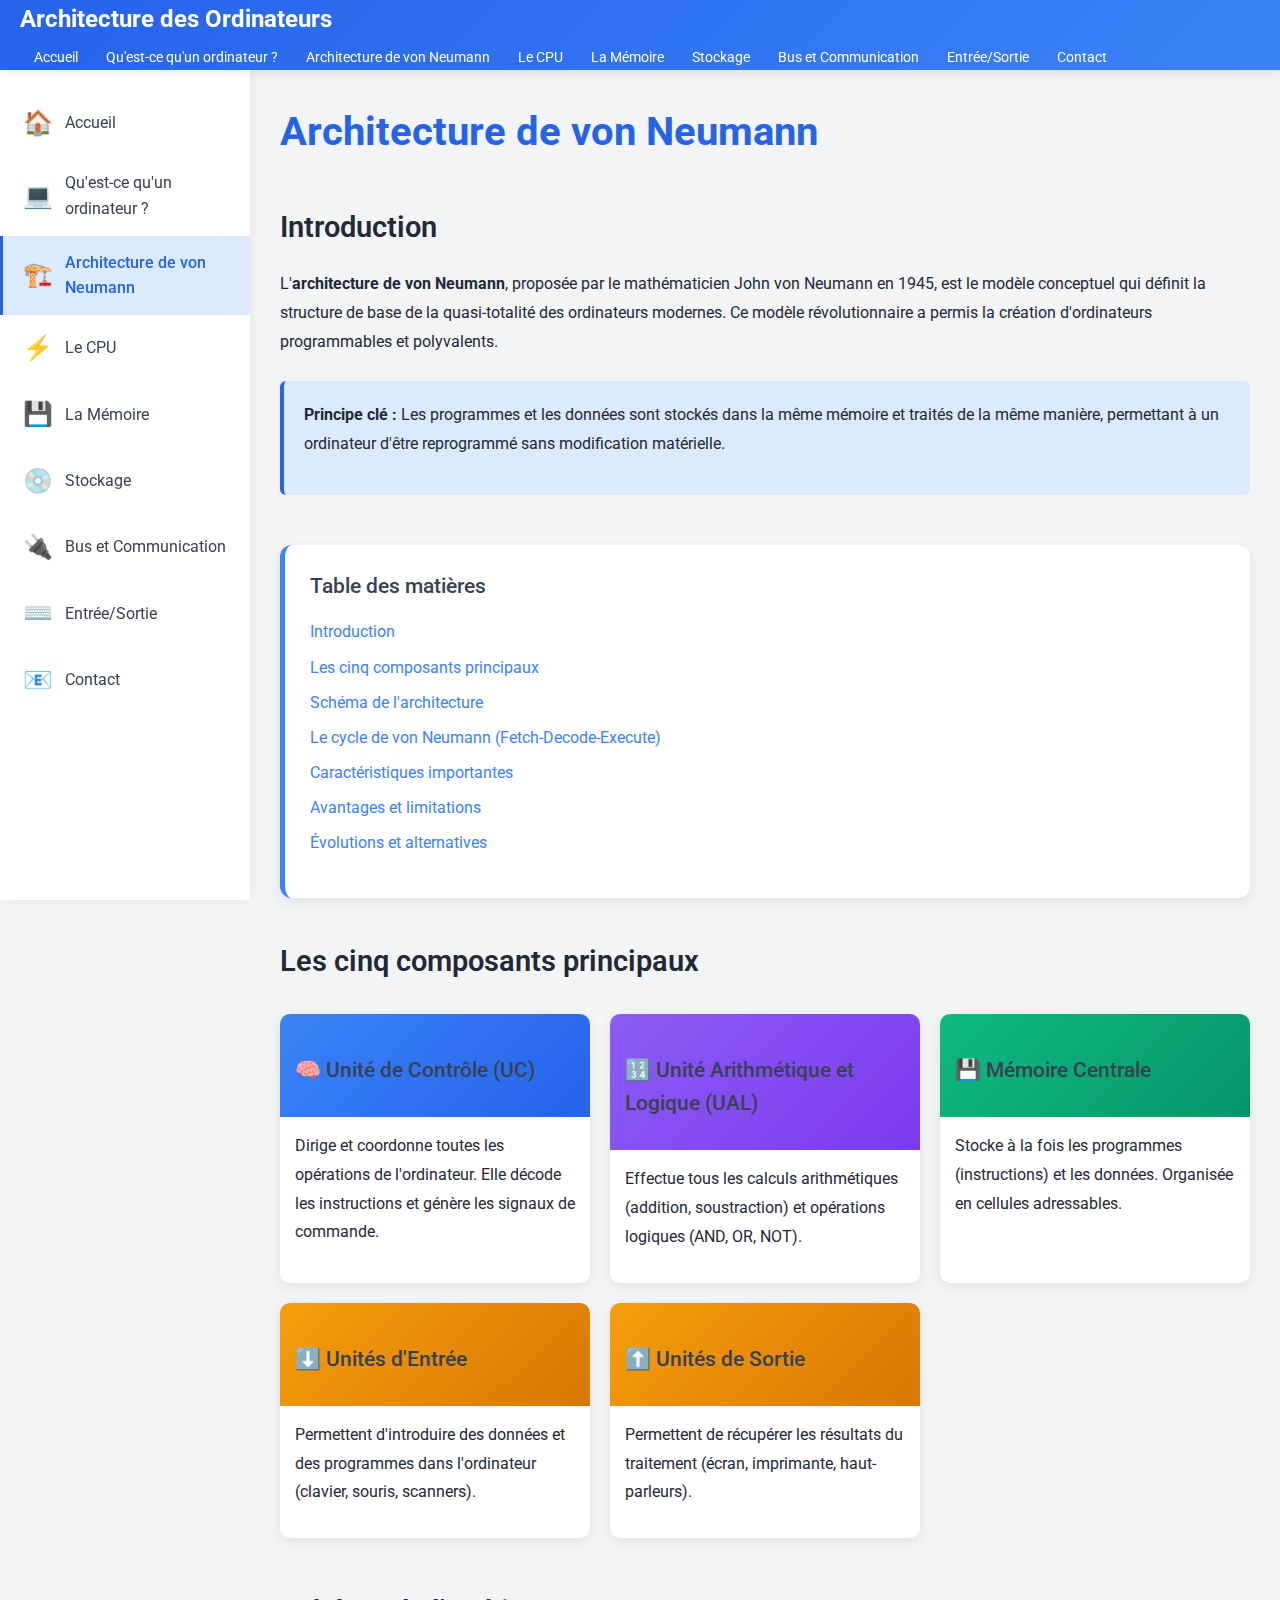
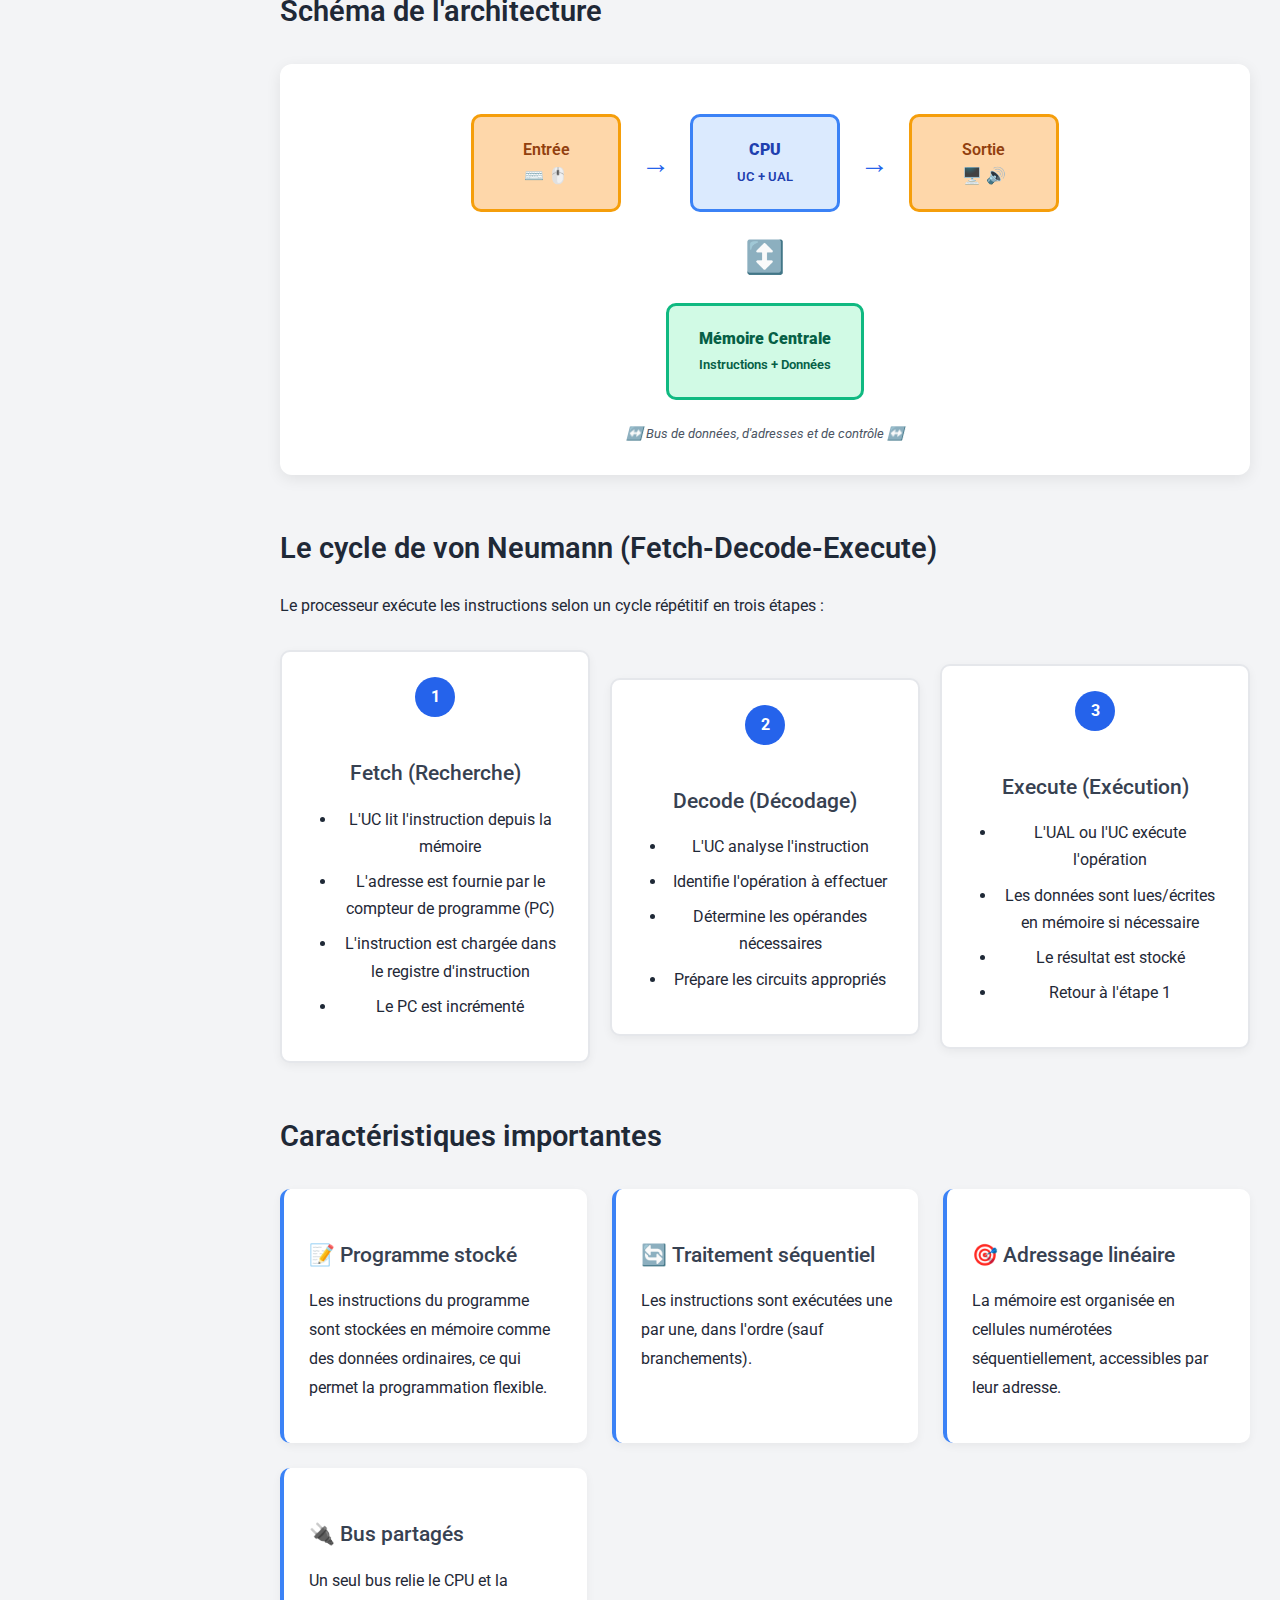
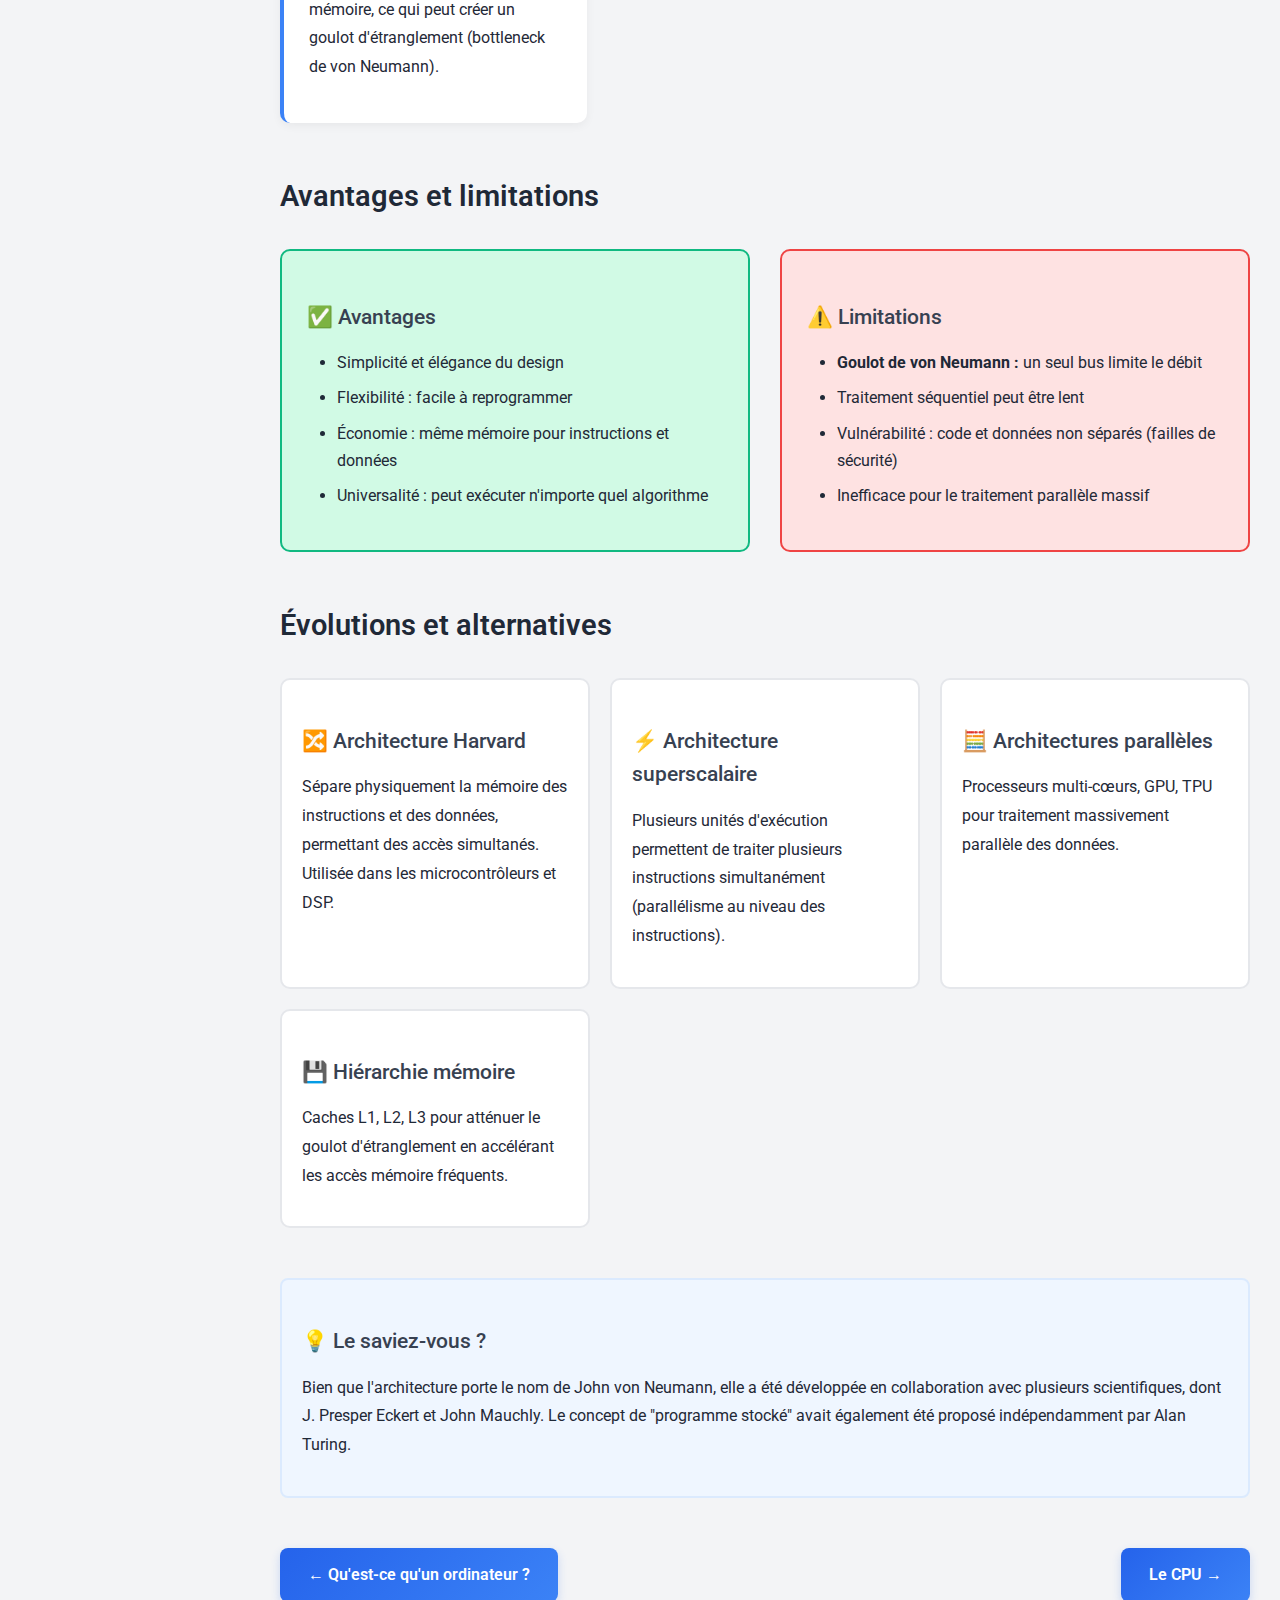
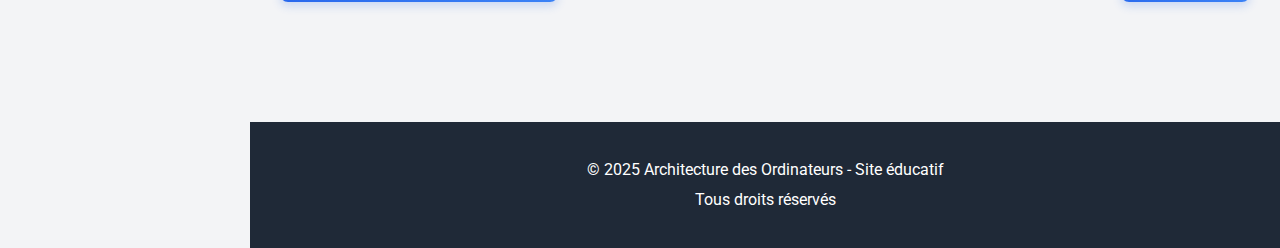
<file: von-neumann.html>
<!DOCTYPE html>
<html lang="fr">
<head>
    <meta charset="UTF-8">
    <meta name="viewport" content="width=device-width, initial-scale=1.0">
    <title>Architecture de von Neumann - Architecture des Ordinateurs</title>
    <link rel="stylesheet" href="style.css">
    <link rel="preconnect" href="https://fonts.googleapis.com">
    <link rel="preconnect" href="https://fonts.gstatic.com" crossorigin>
    <link href="https://fonts.googleapis.com/css2?family=Roboto:wght@300;400;500;700&display=swap" rel="stylesheet">
</head>
<body>
    <header>
        <div class="header-content">
            <h1>Architecture des Ordinateurs</h1>
            <nav class="top-nav">
                <a href="index.html">Accueil</a>
                <a href="ordinateur.html">Qu'est-ce qu'un ordinateur ?</a>
                <a href="von-neumann.html">Architecture de von Neumann</a>
                <a href="cpu.html">Le CPU</a>
                <a href="memoire.html">La Mémoire</a>
                <a href="stockage.html">Stockage</a>
                <a href="bus.html">Bus et Communication</a>
                <a href="entree-sortie.html">Entrée/Sortie</a>
                <a href="contact.html">Contact</a>
            </nav>
        </div>
    </header>

    <aside class="sidebar">
        <nav class="side-nav">
            <a href="index.html" class="nav-button">
                <span class="icon">🏠</span>
                <span>Accueil</span>
            </a>
            <a href="ordinateur.html" class="nav-button">
                <span class="icon">💻</span>
                <span>Qu'est-ce qu'un ordinateur ?</span>
            </a>
            <a href="von-neumann.html" class="nav-button active">
                <span class="icon">🏗️</span>
                <span>Architecture de von Neumann</span>
            </a>
            <a href="cpu.html" class="nav-button">
                <span class="icon">⚡</span>
                <span>Le CPU</span>
            </a>
            <a href="memoire.html" class="nav-button">
                <span class="icon">💾</span>
                <span>La Mémoire</span>
            </a>
            <a href="stockage.html" class="nav-button">
                <span class="icon">💿</span>
                <span>Stockage</span>
            </a>
            <a href="bus.html" class="nav-button">
                <span class="icon">🔌</span>
                <span>Bus et Communication</span>
            </a>
            <a href="entree-sortie.html" class="nav-button">
                <span class="icon">⌨️</span>
                <span>Entrée/Sortie</span>
            </a>
            <a href="contact.html" class="nav-button">
                <span class="icon">📧</span>
                <span>Contact</span>
            </a>
        </nav>
    </aside>

    <main class="main-content">
        <article class="content-article">
            <h2>Architecture de von Neumann</h2>

            <section class="content-section">
                <h3>Introduction</h3>
                <p>L'<strong>architecture de von Neumann</strong>, proposée par le mathématicien John von Neumann en 1945, est le modèle conceptuel qui définit la structure de base de la quasi-totalité des ordinateurs modernes. Ce modèle révolutionnaire a permis la création d'ordinateurs programmables et polyvalents.</p>

                <div class="highlight-box">
                    <p><strong>Principe clé :</strong> Les programmes et les données sont stockés dans la même mémoire et traités de la même manière, permettant à un ordinateur d'être reprogrammé sans modification matérielle.</p>
                </div>
            </section>

            <section class="content-section">
                <h3>Les cinq composants principaux</h3>

                <div class="architecture-diagram">
                    <div class="arch-component">
                        <div class="component-header cpu-color">
                            <h4>🧠 Unité de Contrôle (UC)</h4>
                        </div>
                        <p>Dirige et coordonne toutes les opérations de l'ordinateur. Elle décode les instructions et génère les signaux de commande.</p>
                    </div>

                    <div class="arch-component">
                        <div class="component-header alu-color">
                            <h4>🔢 Unité Arithmétique et Logique (UAL)</h4>
                        </div>
                        <p>Effectue tous les calculs arithmétiques (addition, soustraction) et opérations logiques (AND, OR, NOT).</p>
                    </div>

                    <div class="arch-component">
                        <div class="component-header memory-color">
                            <h4>💾 Mémoire Centrale</h4>
                        </div>
                        <p>Stocke à la fois les programmes (instructions) et les données. Organisée en cellules adressables.</p>
                    </div>

                    <div class="arch-component">
                        <div class="component-header io-color">
                            <h4>⬇️ Unités d'Entrée</h4>
                        </div>
                        <p>Permettent d'introduire des données et des programmes dans l'ordinateur (clavier, souris, scanners).</p>
                    </div>

                    <div class="arch-component">
                        <div class="component-header io-color">
                            <h4>⬆️ Unités de Sortie</h4>
                        </div>
                        <p>Permettent de récupérer les résultats du traitement (écran, imprimante, haut-parleurs).</p>
                    </div>
                </div>
            </section>

            <section class="content-section">
                <h3>Schéma de l'architecture</h3>
                <div class="diagram-box">
                    <div class="von-neumann-diagram">
                        <div class="diagram-row">
                            <div class="diagram-block io-bg">
                                Entrée<br>⌨️ 🖱️
                            </div>
                            <div class="diagram-arrow">→</div>
                            <div class="diagram-block cpu-bg">
                                <strong>CPU</strong><br>
                                <small>UC + UAL</small>
                            </div>
                            <div class="diagram-arrow">→</div>
                            <div class="diagram-block io-bg">
                                Sortie<br>🖥️ 🔊
                            </div>
                        </div>
                        <div class="diagram-connector">↕️</div>
                        <div class="diagram-row center">
                            <div class="diagram-block memory-bg">
                                <strong>Mémoire Centrale</strong><br>
                                <small>Instructions + Données</small>
                            </div>
                        </div>
                        <div class="diagram-label">
                            <small>↔️ Bus de données, d'adresses et de contrôle ↔️</small>
                        </div>
                    </div>
                </div>
            </section>

            <section class="content-section">
                <h3>Le cycle de von Neumann (Fetch-Decode-Execute)</h3>
                <p>Le processeur exécute les instructions selon un cycle répétitif en trois étapes :</p>

                <div class="cycle-detailed">
                    <div class="cycle-phase">
                        <div class="phase-number">1</div>
                        <h4>Fetch (Recherche)</h4>
                        <ul>
                            <li>L'UC lit l'instruction depuis la mémoire</li>
                            <li>L'adresse est fournie par le compteur de programme (PC)</li>
                            <li>L'instruction est chargée dans le registre d'instruction</li>
                            <li>Le PC est incrémenté</li>
                        </ul>
                    </div>

                    <div class="cycle-phase">
                        <div class="phase-number">2</div>
                        <h4>Decode (Décodage)</h4>
                        <ul>
                            <li>L'UC analyse l'instruction</li>
                            <li>Identifie l'opération à effectuer</li>
                            <li>Détermine les opérandes nécessaires</li>
                            <li>Prépare les circuits appropriés</li>
                        </ul>
                    </div>

                    <div class="cycle-phase">
                        <div class="phase-number">3</div>
                        <h4>Execute (Exécution)</h4>
                        <ul>
                            <li>L'UAL ou l'UC exécute l'opération</li>
                            <li>Les données sont lues/écrites en mémoire si nécessaire</li>
                            <li>Le résultat est stocké</li>
                            <li>Retour à l'étape 1</li>
                        </ul>
                    </div>
                </div>
            </section>

            <section class="content-section">
                <h3>Caractéristiques importantes</h3>

                <div class="features-list">
                    <div class="feature-item">
                        <h4>📝 Programme stocké</h4>
                        <p>Les instructions du programme sont stockées en mémoire comme des données ordinaires, ce qui permet la programmation flexible.</p>
                    </div>

                    <div class="feature-item">
                        <h4>🔄 Traitement séquentiel</h4>
                        <p>Les instructions sont exécutées une par une, dans l'ordre (sauf branchements).</p>
                    </div>

                    <div class="feature-item">
                        <h4>🎯 Adressage linéaire</h4>
                        <p>La mémoire est organisée en cellules numérotées séquentiellement, accessibles par leur adresse.</p>
                    </div>

                    <div class="feature-item">
                        <h4>🔌 Bus partagés</h4>
                        <p>Un seul bus relie le CPU et la mémoire, ce qui peut créer un goulot d'étranglement (bottleneck de von Neumann).</p>
                    </div>
                </div>
            </section>

            <section class="content-section">
                <h3>Avantages et limitations</h3>

                <div class="pros-cons">
                    <div class="pros-box">
                        <h4>✅ Avantages</h4>
                        <ul>
                            <li>Simplicité et élégance du design</li>
                            <li>Flexibilité : facile à reprogrammer</li>
                            <li>Économie : même mémoire pour instructions et données</li>
                            <li>Universalité : peut exécuter n'importe quel algorithme</li>
                        </ul>
                    </div>

                    <div class="cons-box">
                        <h4>⚠️ Limitations</h4>
                        <ul>
                            <li><strong>Goulot de von Neumann :</strong> un seul bus limite le débit</li>
                            <li>Traitement séquentiel peut être lent</li>
                            <li>Vulnérabilité : code et données non séparés (failles de sécurité)</li>
                            <li>Inefficace pour le traitement parallèle massif</li>
                        </ul>
                    </div>
                </div>
            </section>

            <section class="content-section">
                <h3>Évolutions et alternatives</h3>

                <div class="evolution-cards">
                    <div class="evolution-card">
                        <h4>🔀 Architecture Harvard</h4>
                        <p>Sépare physiquement la mémoire des instructions et des données, permettant des accès simultanés. Utilisée dans les microcontrôleurs et DSP.</p>
                    </div>

                    <div class="evolution-card">
                        <h4>⚡ Architecture superscalaire</h4>
                        <p>Plusieurs unités d'exécution permettent de traiter plusieurs instructions simultanément (parallélisme au niveau des instructions).</p>
                    </div>

                    <div class="evolution-card">
                        <h4>🧮 Architectures parallèles</h4>
                        <p>Processeurs multi-cœurs, GPU, TPU pour traitement massivement parallèle des données.</p>
                    </div>

                    <div class="evolution-card">
                        <h4>💾 Hiérarchie mémoire</h4>
                        <p>Caches L1, L2, L3 pour atténuer le goulot d'étranglement en accélérant les accès mémoire fréquents.</p>
                    </div>
                </div>
            </section>

            <div class="info-box">
                <h4>💡 Le saviez-vous ?</h4>
                <p>Bien que l'architecture porte le nom de John von Neumann, elle a été développée en collaboration avec plusieurs scientifiques, dont J. Presper Eckert et John Mauchly. Le concept de "programme stocké" avait également été proposé indépendamment par Alan Turing.</p>
            </div>

            <div class="navigation-links">
                <a href="ordinateur.html" class="nav-link-btn">← Qu'est-ce qu'un ordinateur ?</a>
                <a href="cpu.html" class="nav-link-btn">Le CPU →</a>
            </div>
        </article>
    </main>

    <footer>
        <div class="footer-content">
            <p>&copy; 2025 Architecture des Ordinateurs - Site éducatif</p>
            <p>Tous droits réservés</p>
        </div>
    </footer>

    <script src="script.js"></script>
</body>
</html>
</file>
<file: style.css>
/* Reset and base styles */
* {
    margin: 0;
    padding: 0;
    box-sizing: border-box;
}

:root {
    --primary-blue: #2563eb;
    --primary-blue-dark: #1e40af;
    --secondary-blue: #3b82f6;
    --light-blue: #dbeafe;
    --very-light-blue: #eff6ff;
    --gray-100: #f3f4f6;
    --gray-200: #e5e7eb;
    --gray-300: #d1d5db;
    --gray-400: #9ca3af;
    --gray-600: #4b5563;
    --gray-700: #374151;
    --gray-800: #1f2937;
    --gray-900: #111827;
    --white: #ffffff;
    --success: #10b981;
    --warning: #f59e0b;
    --danger: #ef4444;
    --sidebar-width: 250px;
    --header-height: 70px;
}

body {
    font-family: 'Roboto', -apple-system, BlinkMacSystemFont, 'Segoe UI', sans-serif;
    line-height: 1.6;
    color: var(--gray-800);
    background-color: var(--gray-100);
    padding-top: var(--header-height);
}

/* Header */
header {
    position: fixed;
    top: 0;
    left: 0;
    right: 0;
    height: var(--header-height);
    background: linear-gradient(135deg, var(--primary-blue) 0%, var(--secondary-blue) 100%);
    color: var(--white);
    box-shadow: 0 2px 10px rgba(0, 0, 0, 0.1);
    z-index: 1000;
}

.header-content {
    max-width: 100%;
    padding: 0 20px;
    height: 100%;
    display: flex;
    align-items: center;
    justify-content: space-between;
    flex-wrap: wrap;
}

header h1 {
    font-size: 1.5rem;
    font-weight: 700;
    margin: 0;
}

.top-nav {
    display: none; /* Hidden on mobile, visible on larger screens */
}

.top-nav a {
    color: var(--white);
    text-decoration: none;
    padding: 8px 12px;
    margin: 0 2px;
    border-radius: 6px;
    font-size: 0.9rem;
    transition: background-color 0.3s ease;
}

.top-nav a:hover {
    background-color: rgba(255, 255, 255, 0.2);
}

/* Sidebar */
.sidebar {
    position: fixed;
    left: 0;
    top: var(--header-height);
    width: var(--sidebar-width);
    height: calc(100vh - var(--header-height));
    background-color: var(--white);
    box-shadow: 2px 0 10px rgba(0, 0, 0, 0.05);
    overflow-y: auto;
    z-index: 900;
    transition: transform 0.3s ease;
}

.side-nav {
    padding: 20px 0;
}

.nav-button {
    display: flex;
    align-items: center;
    padding: 14px 20px;
    color: var(--gray-700);
    text-decoration: none;
    transition: all 0.3s ease;
    border-left: 3px solid transparent;
}

.nav-button:hover {
    background-color: var(--very-light-blue);
    border-left-color: var(--secondary-blue);
}

.nav-button.active {
    background-color: var(--light-blue);
    color: var(--primary-blue);
    border-left-color: var(--primary-blue);
    font-weight: 500;
}

.nav-button .icon {
    font-size: 1.5rem;
    margin-right: 12px;
    min-width: 30px;
}

/* Main content */
.main-content {
    margin-left: var(--sidebar-width);
    padding: 30px;
    min-height: calc(100vh - var(--header-height) - 60px);
}

.content-article {
    max-width: 1200px;
    margin: 0 auto;
}

.content-article h2 {
    color: var(--primary-blue);
    font-size: 2.5rem;
    margin-bottom: 30px;
    font-weight: 700;
}

.content-article h3 {
    color: var(--gray-800);
    font-size: 1.8rem;
    margin-top: 40px;
    margin-bottom: 20px;
    font-weight: 600;
}

.content-article h4 {
    color: var(--gray-700);
    font-size: 1.3rem;
    margin-top: 25px;
    margin-bottom: 15px;
    font-weight: 500;
}

.content-article h5 {
    color: var(--gray-700);
    font-size: 1.1rem;
    margin-top: 20px;
    margin-bottom: 12px;
    font-weight: 500;
}

.content-article p {
    margin-bottom: 16px;
    line-height: 1.8;
}

.content-article ul, .content-article ol {
    margin-left: 30px;
    margin-bottom: 16px;
}

.content-article li {
    margin-bottom: 8px;
    line-height: 1.7;
}

.content-section {
    margin-bottom: 50px;
}

/* Hero section */
.hero {
    text-align: center;
    padding: 50px 20px;
    background: linear-gradient(135deg, var(--very-light-blue) 0%, var(--white) 100%);
    border-radius: 12px;
    margin-bottom: 40px;
}

.hero h2 {
    color: var(--primary-blue);
    font-size: 3rem;
    margin-bottom: 10px;
}

.subtitle {
    font-size: 1.3rem;
    color: var(--gray-600);
    margin-bottom: 20px;
}

.hero-description {
    max-width: 800px;
    margin: 0 auto;
    font-size: 1.1rem;
    color: var(--gray-700);
}

/* Cards grid */
.cards-grid {
    display: grid;
    grid-template-columns: repeat(auto-fit, minmax(280px, 1fr));
    gap: 25px;
    margin: 40px 0;
}

.card {
    background: var(--white);
    padding: 30px;
    border-radius: 12px;
    box-shadow: 0 4px 6px rgba(0, 0, 0, 0.07);
    transition: all 0.3s ease;
    border: 1px solid var(--gray-200);
}

.card:hover {
    transform: translateY(-5px);
    box-shadow: 0 10px 25px rgba(0, 0, 0, 0.1);
}

.card-icon {
    font-size: 3rem;
    margin-bottom: 15px;
}

.card h3 {
    color: var(--primary-blue);
    font-size: 1.3rem;
    margin: 15px 0;
    font-weight: 600;
}

.card p {
    color: var(--gray-600);
    margin-bottom: 15px;
}

.card-link {
    color: var(--secondary-blue);
    text-decoration: none;
    font-weight: 500;
    transition: color 0.3s ease;
}

.card-link:hover {
    color: var(--primary-blue-dark);
}

/* Info section */
.info-section {
    background: var(--white);
    padding: 40px;
    border-radius: 12px;
    margin: 40px 0;
}

.info-grid {
    display: grid;
    grid-template-columns: repeat(auto-fit, minmax(250px, 1fr));
    gap: 30px;
    margin-top: 30px;
}

.info-item h4 {
    color: var(--primary-blue);
    margin-bottom: 10px;
}

/* Boxes */
.highlight-box {
    background-color: var(--light-blue);
    border-left: 4px solid var(--primary-blue);
    padding: 20px;
    margin: 25px 0;
    border-radius: 6px;
}

.info-box {
    background-color: var(--very-light-blue);
    border: 2px solid var(--light-blue);
    padding: 20px;
    margin: 30px 0;
    border-radius: 8px;
}

.example-box {
    background-color: var(--gray-100);
    padding: 15px;
    margin: 15px 0;
    border-radius: 6px;
    border-left: 3px solid var(--secondary-blue);
}

/* Components and architecture cards */
.components-grid, .types-grid {
    display: grid;
    grid-template-columns: repeat(auto-fit, minmax(250px, 1fr));
    gap: 20px;
    margin: 30px 0;
}

.component-box, .type-card {
    background: var(--white);
    padding: 20px;
    border-radius: 10px;
    border: 2px solid var(--gray-200);
    transition: all 0.3s ease;
}

.component-box:hover, .type-card:hover {
    border-color: var(--secondary-blue);
    box-shadow: 0 5px 15px rgba(37, 99, 235, 0.1);
}

/* Timeline */
.timeline {
    position: relative;
    padding-left: 40px;
    margin: 30px 0;
}

.timeline::before {
    content: '';
    position: absolute;
    left: 10px;
    top: 0;
    bottom: 0;
    width: 3px;
    background: linear-gradient(180deg, var(--primary-blue) 0%, var(--secondary-blue) 100%);
}

.timeline-item {
    position: relative;
    margin-bottom: 40px;
}

.timeline-item::before {
    content: '';
    position: absolute;
    left: -34px;
    top: 5px;
    width: 15px;
    height: 15px;
    border-radius: 50%;
    background: var(--primary-blue);
    border: 3px solid var(--white);
    box-shadow: 0 0 0 3px var(--light-blue);
}

.timeline-year {
    display: inline-block;
    background: var(--primary-blue);
    color: var(--white);
    padding: 5px 15px;
    border-radius: 20px;
    font-weight: 600;
    font-size: 0.9rem;
    margin-bottom: 10px;
}

.timeline-content {
    background: var(--white);
    padding: 20px;
    border-radius: 10px;
    box-shadow: 0 2px 8px rgba(0, 0, 0, 0.05);
}

/* Cycle diagrams */
.cycle-diagram, .cycle-detailed {
    display: flex;
    align-items: center;
    justify-content: space-around;
    flex-wrap: wrap;
    margin: 30px 0;
    gap: 20px;
}

.cycle-step, .cycle-phase {
    background: var(--white);
    padding: 25px;
    border-radius: 10px;
    text-align: center;
    flex: 1;
    min-width: 200px;
    border: 2px solid var(--gray-200);
    box-shadow: 0 3px 10px rgba(0, 0, 0, 0.05);
}

.step-number, .phase-number {
    display: inline-block;
    width: 40px;
    height: 40px;
    line-height: 40px;
    background: var(--primary-blue);
    color: var(--white);
    border-radius: 50%;
    font-weight: 700;
    margin-bottom: 15px;
}

.cycle-arrow {
    font-size: 2rem;
    color: var(--secondary-blue);
    font-weight: bold;
}

/* Architecture diagrams */
.architecture-diagram {
    display: grid;
    grid-template-columns: repeat(auto-fit, minmax(250px, 1fr));
    gap: 20px;
    margin: 30px 0;
}

.arch-component {
    background: var(--white);
    border-radius: 10px;
    overflow: hidden;
    box-shadow: 0 3px 12px rgba(0, 0, 0, 0.08);
}

.component-header {
    padding: 15px;
    color: var(--white);
    font-weight: 600;
}

.cpu-color {
    background: linear-gradient(135deg, #3b82f6 0%, #2563eb 100%);
}

.alu-color {
    background: linear-gradient(135deg, #8b5cf6 0%, #7c3aed 100%);
}

.memory-color {
    background: linear-gradient(135deg, #10b981 0%, #059669 100%);
}

.io-color {
    background: linear-gradient(135deg, #f59e0b 0%, #d97706 100%);
}

.arch-component p {
    padding: 15px;
}

/* Diagram boxes */
.diagram-box {
    background: var(--white);
    padding: 30px;
    border-radius: 12px;
    margin: 30px 0;
    box-shadow: 0 4px 15px rgba(0, 0, 0, 0.08);
}

.von-neumann-diagram {
    max-width: 800px;
    margin: 0 auto;
}

.diagram-row {
    display: flex;
    justify-content: center;
    align-items: center;
    gap: 20px;
    margin: 20px 0;
    flex-wrap: wrap;
}

.diagram-row.center {
    justify-content: center;
}

.diagram-block {
    background: var(--gray-100);
    padding: 20px 30px;
    border-radius: 10px;
    border: 3px solid var(--gray-300);
    font-weight: 600;
    text-align: center;
    min-width: 150px;
}

.cpu-bg {
    background: var(--light-blue);
    border-color: var(--secondary-blue);
    color: var(--primary-blue-dark);
}

.memory-bg {
    background: #d1fae5;
    border-color: #10b981;
    color: #065f46;
}

.io-bg {
    background: #fed7aa;
    border-color: #f59e0b;
    color: #92400e;
}

.diagram-arrow {
    font-size: 1.8rem;
    color: var(--primary-blue);
    font-weight: bold;
}

.diagram-connector {
    text-align: center;
    font-size: 2rem;
    color: var(--primary-blue);
    margin: 10px 0;
}

.diagram-label {
    text-align: center;
    margin-top: 20px;
    color: var(--gray-600);
    font-style: italic;
}

/* Features and benefits */
.features-list {
    display: grid;
    grid-template-columns: repeat(auto-fit, minmax(280px, 1fr));
    gap: 25px;
    margin: 30px 0;
}

.feature-item {
    background: var(--white);
    padding: 25px;
    border-radius: 10px;
    border-left: 4px solid var(--secondary-blue);
    box-shadow: 0 3px 10px rgba(0, 0, 0, 0.05);
}

.pros-cons {
    display: grid;
    grid-template-columns: repeat(auto-fit, minmax(300px, 1fr));
    gap: 30px;
    margin: 30px 0;
}

.pros-box, .cons-box {
    padding: 25px;
    border-radius: 10px;
}

.pros-box {
    background: #d1fae5;
    border: 2px solid #10b981;
}

.cons-box {
    background: #fee2e2;
    border: 2px solid #ef4444;
}

/* Evolution and tech cards */
.evolution-cards, .tech-cards {
    display: grid;
    grid-template-columns: repeat(auto-fit, minmax(250px, 1fr));
    gap: 20px;
    margin: 30px 0;
}

.evolution-card, .tech-card {
    background: var(--white);
    padding: 20px;
    border-radius: 10px;
    border: 2px solid var(--gray-200);
    transition: all 0.3s ease;
}

.evolution-card:hover, .tech-card:hover {
    border-color: var(--secondary-blue);
    transform: translateY(-3px);
    box-shadow: 0 8px 20px rgba(37, 99, 235, 0.15);
}

/* CPU and performance components */
.cpu-components, .performance-grid {
    display: grid;
    grid-template-columns: repeat(auto-fit, minmax(280px, 1fr));
    gap: 25px;
    margin: 30px 0;
}

.cpu-component-card, .perf-card {
    background: var(--white);
    padding: 25px;
    border-radius: 12px;
    box-shadow: 0 4px 12px rgba(0, 0, 0, 0.08);
    border-top: 4px solid var(--primary-blue);
}

.component-icon {
    font-size: 2.5rem;
    margin-bottom: 15px;
}

/* CPU diagram */
.cpu-diagram {
    max-width: 600px;
    margin: 0 auto;
}

.cpu-layer {
    display: flex;
    justify-content: center;
    gap: 15px;
    margin: 15px 0;
    flex-wrap: wrap;
}

.cpu-block {
    background: var(--gray-100);
    padding: 15px 25px;
    border-radius: 8px;
    border: 2px solid var(--gray-300);
    font-weight: 600;
    text-align: center;
    flex: 1;
    min-width: 120px;
}

.cache-bg {
    background: #dbeafe;
    border-color: #3b82f6;
    color: #1e40af;
}

.ctrl-bg {
    background: #fce7f3;
    border-color: #ec4899;
    color: #9f1239;
}

.alu-bg {
    background: #e9d5ff;
    border-color: #a855f7;
    color: #6b21a8;
}

.reg-bg {
    background: #fef3c7;
    border-color: #f59e0b;
    color: #92400e;
}

.cpu-block.wide {
    flex: 2;
}

.cpu-arrow {
    text-align: center;
    color: var(--primary-blue);
    font-weight: bold;
    margin: 10px 0;
}

/* Instruction cycle */
.instruction-cycle {
    display: grid;
    grid-template-columns: repeat(auto-fit, minmax(250px, 1fr));
    gap: 25px;
    margin: 30px 0;
}

.cycle-step-detail {
    background: var(--white);
    padding: 25px;
    border-radius: 12px;
    box-shadow: 0 4px 12px rgba(0, 0, 0, 0.08);
}

.step-badge {
    display: inline-block;
    background: linear-gradient(135deg, var(--primary-blue) 0%, var(--secondary-blue) 100%);
    color: var(--white);
    padding: 8px 16px;
    border-radius: 20px;
    font-weight: 600;
    margin-bottom: 15px;
}

/* Manufacturers */
.manufacturers {
    display: grid;
    grid-template-columns: repeat(auto-fit, minmax(250px, 1fr));
    gap: 25px;
    margin: 30px 0;
}

.manufacturer-card {
    background: var(--white);
    padding: 25px;
    border-radius: 12px;
    border: 2px solid var(--gray-200);
    box-shadow: 0 3px 10px rgba(0, 0, 0, 0.05);
}

/* Memory pyramid */
.memory-pyramid {
    max-width: 800px;
    margin: 40px auto;
}

.pyramid-level {
    margin: 10px auto;
    transition: all 0.3s ease;
}

.level-content {
    background: linear-gradient(135deg, var(--secondary-blue) 0%, var(--primary-blue) 100%);
    color: var(--white);
    padding: 20px;
    text-align: center;
    border-radius: 8px;
    box-shadow: 0 4px 12px rgba(37, 99, 235, 0.2);
}

.pyramid-level.level-1 .level-content {
    width: 100%;
    max-width: 200px;
    margin: 0 auto;
}

.pyramid-level.level-2 .level-content {
    width: 100%;
    max-width: 300px;
    margin: 0 auto;
}

.pyramid-level.level-3 .level-content {
    width: 100%;
    max-width: 400px;
    margin: 0 auto;
}

.pyramid-level.level-4 .level-content {
    width: 100%;
    max-width: 500px;
    margin: 0 auto;
}

.pyramid-level.level-5 .level-content {
    width: 100%;
    max-width: 600px;
    margin: 0 auto;
}

.pyramid-level.level-6 .level-content {
    width: 100%;
    max-width: 700px;
    margin: 0 auto;
}

.pyramid-legend {
    text-align: center;
    margin-top: 30px;
    color: var(--gray-600);
    font-size: 0.95rem;
}

.pyramid-legend p {
    margin: 5px 0;
}

/* Register and cache */
.register-types, .cache-levels {
    display: grid;
    grid-template-columns: repeat(auto-fit, minmax(300px, 1fr));
    gap: 25px;
    margin: 30px 0;
}

.register-card, .cache-card {
    background: var(--white);
    padding: 25px;
    border-radius: 12px;
    box-shadow: 0 4px 12px rgba(0, 0, 0, 0.08);
    border-left: 5px solid var(--secondary-blue);
}

.l1-bg {
    border-left-color: #ef4444;
    background: linear-gradient(135deg, #ffffff 0%, #fef2f2 100%);
}

.l2-bg {
    border-left-color: #f59e0b;
    background: linear-gradient(135deg, #ffffff 0%, #fffbeb 100%);
}

.l3-bg {
    border-left-color: #10b981;
    background: linear-gradient(135deg, #ffffff 0%, #f0fdf4 100%);
}

/* RAM features and types */
.ram-features {
    display: grid;
    grid-template-columns: repeat(auto-fit, minmax(200px, 1fr));
    gap: 20px;
    margin: 30px 0;
}

.feature-card {
    background: var(--white);
    padding: 20px;
    border-radius: 10px;
    border: 2px solid var(--gray-200);
    text-align: center;
    transition: all 0.3s ease;
}

.feature-card:hover {
    border-color: var(--secondary-blue);
    transform: scale(1.05);
}

.ram-types {
    display: grid;
    grid-template-columns: repeat(auto-fit, minmax(250px, 1fr));
    gap: 20px;
    margin: 30px 0;
}

.ram-type-card {
    background: var(--white);
    padding: 25px;
    border-radius: 12px;
    box-shadow: 0 4px 12px rgba(0, 0, 0, 0.08);
}

.ram-working {
    background: var(--very-light-blue);
    padding: 25px;
    border-radius: 10px;
    margin: 20px 0;
}

/* ROM types */
.rom-types {
    display: grid;
    grid-template-columns: repeat(auto-fit, minmax(200px, 1fr));
    gap: 20px;
    margin: 30px 0;
}

.rom-card {
    background: var(--white);
    padding: 20px;
    border-radius: 10px;
    border: 2px solid var(--gray-200);
    text-align: center;
}

/* Memory organization */
.memory-organization {
    background: var(--white);
    padding: 30px;
    border-radius: 12px;
    margin: 30px 0;
}

.memory-layout {
    max-width: 400px;
    margin: 30px auto;
    border: 3px solid var(--gray-300);
    border-radius: 10px;
    overflow: hidden;
}

.mem-zone {
    padding: 20px;
    text-align: center;
    border-bottom: 2px solid var(--gray-300);
    font-weight: 600;
}

.mem-zone:last-child {
    border-bottom: none;
}

.kernel-zone {
    background: #fee2e2;
    color: #991b1b;
}

.stack-zone {
    background: #dbeafe;
    color: #1e40af;
}

.free-zone {
    background: var(--gray-100);
    color: var(--gray-600);
    min-height: 60px;
}

.heap-zone {
    background: #fef3c7;
    color: #92400e;
}

.data-zone {
    background: #e9d5ff;
    color: #6b21a8;
}

.code-zone {
    background: #d1fae5;
    color: #065f46;
}

/* Virtual memory */
.virtual-memory {
    display: grid;
    grid-template-columns: repeat(auto-fit, minmax(280px, 1fr));
    gap: 25px;
    margin: 30px 0;
}

.vm-concept, .vm-benefits, .vm-drawbacks {
    background: var(--white);
    padding: 25px;
    border-radius: 12px;
    box-shadow: 0 4px 12px rgba(0, 0, 0, 0.08);
}

/* Performance tips */
.performance-tips {
    display: grid;
    grid-template-columns: repeat(auto-fit, minmax(250px, 1fr));
    gap: 20px;
    margin: 30px 0;
}

.tip-card {
    background: linear-gradient(135deg, var(--very-light-blue) 0%, var(--white) 100%);
    padding: 25px;
    border-radius: 12px;
    border: 2px solid var(--light-blue);
}

/* Comparison table */
.comparison-table {
    margin: 40px 0;
    overflow-x: auto;
}

table {
    width: 100%;
    border-collapse: collapse;
    background: var(--white);
    border-radius: 12px;
    overflow: hidden;
    box-shadow: 0 4px 12px rgba(0, 0, 0, 0.08);
}

thead {
    background: linear-gradient(135deg, var(--primary-blue) 0%, var(--secondary-blue) 100%);
    color: var(--white);
}

th, td {
    padding: 15px;
    text-align: left;
    border-bottom: 1px solid var(--gray-200);
}

th {
    font-weight: 600;
}

tbody tr:hover {
    background-color: var(--very-light-blue);
}

tbody tr:last-child td {
    border-bottom: none;
}

/* Storage types */
.storage-types {
    display: grid;
    gap: 30px;
    margin: 40px 0;
}

.storage-card {
    background: var(--white);
    border-radius: 12px;
    padding: 30px;
    box-shadow: 0 4px 15px rgba(0, 0, 0, 0.08);
    border-left: 6px solid var(--primary-blue);
}

.storage-card h3 {
    margin-top: 0;
    margin-bottom: 10px;
}

.storage-card h4 {
    color: var(--gray-600);
    font-weight: 400;
    margin-top: 0;
    margin-bottom: 20px;
}

.card-content h5 {
    color: var(--primary-blue);
    margin-top: 25px;
    margin-bottom: 15px;
}

.hdd-bg {
    border-left-color: #f59e0b;
}

.ssd-bg {
    border-left-color: #3b82f6;
}

.nvme-bg {
    border-left-color: #8b5cf6;
}

/* Interfaces */
.interfaces-grid {
    display: grid;
    grid-template-columns: repeat(auto-fit, minmax(250px, 1fr));
    gap: 25px;
    margin: 30px 0;
}

.interface-card {
    background: var(--white);
    padding: 25px;
    border-radius: 12px;
    box-shadow: 0 4px 12px rgba(0, 0, 0, 0.08);
    border-top: 4px solid var(--secondary-blue);
}

/* Flash types */
.flash-types {
    display: grid;
    grid-template-columns: repeat(auto-fit, minmax(220px, 1fr));
    gap: 20px;
    margin: 30px 0;
}

.flash-card {
    background: var(--white);
    padding: 20px;
    border-radius: 10px;
    border: 2px solid var(--gray-200);
    text-align: center;
}

/* Comparison visual */
.comparison-visual {
    background: var(--white);
    padding: 30px;
    border-radius: 12px;
    margin: 30px 0;
}

.perf-bar {
    margin: 30px 0;
}

.bar-label {
    font-weight: 600;
    color: var(--gray-700);
    margin-bottom: 15px;
}

.bar-container {
    margin: 10px 0;
}

.bar {
    padding: 12px 15px;
    border-radius: 6px;
    color: var(--white);
    font-weight: 600;
    transition: all 0.3s ease;
}

.hdd-bar {
    background: #f59e0b;
}

.ssd-bar {
    background: #3b82f6;
}

.nvme-bar {
    background: #8b5cf6;
}

.nvme5-bar {
    background: #06b6d4;
}

.hdd-bar-inv, .ssd-bar-inv {
    background: var(--gray-300);
    color: var(--gray-700);
}

/* Other storage */
.other-storage {
    display: grid;
    grid-template-columns: repeat(auto-fit, minmax(280px, 1fr));
    gap: 25px;
    margin: 30px 0;
}

.storage-item {
    background: var(--white);
    padding: 25px;
    border-radius: 12px;
    box-shadow: 0 4px 12px rgba(0, 0, 0, 0.08);
}

/* RAID */
.raid-levels {
    display: grid;
    grid-template-columns: repeat(auto-fit, minmax(260px, 1fr));
    gap: 25px;
    margin: 30px 0;
}

.raid-card {
    background: var(--white);
    padding: 25px;
    border-radius: 12px;
    box-shadow: 0 4px 12px rgba(0, 0, 0, 0.08);
    border-top: 4px solid var(--primary-blue);
}

/* Advice grid */
.advice-grid {
    display: grid;
    grid-template-columns: repeat(auto-fit, minmax(250px, 1fr));
    gap: 25px;
    margin: 30px 0;
}

.advice-card {
    background: var(--white);
    padding: 25px;
    border-radius: 12px;
    box-shadow: 0 4px 12px rgba(0, 0, 0, 0.08);
    border-left: 5px solid var(--secondary-blue);
}

/* Bus types */
.bus-types {
    display: grid;
    gap: 30px;
    margin: 40px 0;
}

.bus-card {
    background: var(--white);
    border-radius: 12px;
    padding: 30px;
    box-shadow: 0 4px 15px rgba(0, 0, 0, 0.08);
}

.bus-icon {
    font-size: 3rem;
    text-align: center;
    margin-bottom: 15px;
}

.data-bus {
    border-left: 6px solid #3b82f6;
}

.address-bus {
    border-left: 6px solid #8b5cf6;
}

.control-bus {
    border-left: 6px solid #10b981;
}

.bus-details {
    margin-top: 20px;
}

.capacity-table {
    background: var(--gray-100);
    padding: 15px;
    border-radius: 8px;
    margin: 15px 0;
}

/* Bus hierarchy */
.bus-hierarchy {
    max-width: 800px;
    margin: 40px auto;
}

.hierarchy-level {
    background: var(--white);
    padding: 25px;
    border-radius: 12px;
    margin: 20px 0;
    box-shadow: 0 4px 12px rgba(0, 0, 0, 0.08);
    border-left: 5px solid var(--secondary-blue);
}

.hierarchy-arrow {
    text-align: center;
    font-size: 2.5rem;
    color: var(--primary-blue);
    margin: 10px 0;
}

/* Modern buses */
.modern-buses {
    display: grid;
    gap: 35px;
    margin: 40px 0;
}

.bus-detail-card {
    background: var(--white);
    padding: 30px;
    border-radius: 12px;
    box-shadow: 0 4px 15px rgba(0, 0, 0, 0.08);
}

.pcie-card {
    border-top: 5px solid #3b82f6;
}

.usb-card {
    border-top: 5px solid #10b981;
}

.sata-card {
    border-top: 5px solid #f59e0b;
}

.other-card {
    border-top: 5px solid #8b5cf6;
}

.speed-table, .usb-evolution {
    margin: 20px 0;
}

.speed-row {
    display: flex;
    justify-content: space-between;
    padding: 10px 15px;
    background: var(--gray-100);
    margin: 8px 0;
    border-radius: 6px;
}

.version {
    font-weight: 600;
    color: var(--gray-700);
}

.speed {
    color: var(--primary-blue);
    font-weight: 600;
}

.usb-version {
    background: var(--very-light-blue);
    padding: 15px;
    margin: 10px 0;
    border-radius: 8px;
    border-left: 3px solid var(--secondary-blue);
}

.other-bus {
    background: var(--gray-100);
    padding: 15px;
    margin: 12px 0;
    border-radius: 8px;
}

/* Arbitrage methods */
.arbitrage-methods {
    display: grid;
    grid-template-columns: repeat(auto-fit, minmax(280px, 1fr));
    gap: 25px;
    margin: 30px 0;
}

.method-card {
    background: var(--white);
    padding: 25px;
    border-radius: 12px;
    box-shadow: 0 4px 12px rgba(0, 0, 0, 0.08);
}

/* DMA */
.dma-explanation {
    display: flex;
    align-items: center;
    justify-content: space-around;
    flex-wrap: wrap;
    gap: 30px;
    margin: 30px 0;
}

.dma-benefit {
    background: var(--white);
    padding: 25px;
    border-radius: 12px;
    flex: 1;
    min-width: 250px;
    box-shadow: 0 4px 12px rgba(0, 0, 0, 0.08);
}

.dma-arrow {
    font-size: 2rem;
    font-weight: bold;
    color: var(--primary-blue);
}

.flow-diagram {
    text-align: center;
    margin-top: 15px;
}

.flow-desc {
    color: var(--gray-600);
    font-style: italic;
    margin-top: 10px;
}

.dma-steps {
    background: var(--very-light-blue);
    padding: 25px;
    border-radius: 12px;
    margin: 30px 0;
}

/* Metrics */
.metrics-explanation {
    display: grid;
    grid-template-columns: repeat(auto-fit, minmax(300px, 1fr));
    gap: 30px;
    margin: 30px 0;
}

.metric-card {
    background: var(--white);
    padding: 30px;
    border-radius: 12px;
    box-shadow: 0 4px 12px rgba(0, 0, 0, 0.08);
    border-top: 5px solid var(--primary-blue);
}

/* Architectures */
.architectures {
    display: grid;
    grid-template-columns: repeat(auto-fit, minmax(280px, 1fr));
    gap: 25px;
    margin: 30px 0;
}

.arch-card {
    background: var(--white);
    padding: 25px;
    border-radius: 12px;
    box-shadow: 0 4px 12px rgba(0, 0, 0, 0.08);
}

/* I/O categories */
.io-categories {
    display: grid;
    gap: 35px;
    margin: 40px 0;
}

.io-category {
    background: var(--white);
    padding: 30px;
    border-radius: 12px;
    box-shadow: 0 4px 15px rgba(0, 0, 0, 0.08);
}

.input-cat {
    border-left: 6px solid #3b82f6;
}

.output-cat {
    border-left: 6px solid #10b981;
}

.bidirectional-cat {
    border-left: 6px solid #8b5cf6;
}

.device-grid {
    display: grid;
    grid-template-columns: repeat(auto-fit, minmax(180px, 1fr));
    gap: 20px;
    margin-top: 25px;
}

.device-item {
    background: var(--gray-100);
    padding: 20px;
    border-radius: 10px;
    text-align: center;
    transition: all 0.3s ease;
}

.device-item:hover {
    background: var(--very-light-blue);
    transform: translateY(-3px);
}

.device-icon {
    font-size: 2.5rem;
    display: block;
    margin-bottom: 10px;
}

.device-item strong {
    display: block;
    color: var(--gray-800);
    margin-bottom: 5px;
}

.device-item p {
    font-size: 0.9rem;
    color: var(--gray-600);
    margin: 0;
}

/* I/O methods */
.io-methods {
    display: grid;
    gap: 35px;
    margin: 40px 0;
}

.method-detail-card {
    background: var(--white);
    padding: 30px;
    border-radius: 12px;
    box-shadow: 0 4px 15px rgba(0, 0, 0, 0.08);
    border-top: 5px solid var(--secondary-blue);
}

.code-example {
    background: var(--gray-900);
    color: #10b981;
    padding: 20px;
    border-radius: 8px;
    margin: 20px 0;
    overflow-x: auto;
}

.code-example pre {
    margin: 0;
    font-family: 'Courier New', monospace;
    font-size: 0.95rem;
}

.interrupt-flow {
    max-width: 600px;
    margin: 30px auto;
}

.flow-step {
    background: var(--very-light-blue);
    padding: 15px;
    margin: 10px 0;
    border-radius: 8px;
    border-left: 4px solid var(--secondary-blue);
}

.flow-arrow {
    text-align: center;
    color: var(--primary-blue);
    font-size: 1.5rem;
    margin: 5px 0;
}

.dma-diagram {
    display: flex;
    justify-content: space-around;
    flex-wrap: wrap;
    gap: 20px;
    margin: 30px 0;
}

.dma-setup, .dma-transfer, .dma-complete {
    background: var(--gray-100);
    padding: 20px;
    border-radius: 10px;
    flex: 1;
    min-width: 200px;
    text-align: center;
}

/* Addressing techniques */
.addressing-techniques {
    display: grid;
    grid-template-columns: repeat(auto-fit, minmax(300px, 1fr));
    gap: 30px;
    margin: 40px 0;
}

.technique-card {
    background: var(--white);
    padding: 30px;
    border-radius: 12px;
    box-shadow: 0 4px 12px rgba(0, 0, 0, 0.08);
    border-left: 5px solid var(--primary-blue);
}

.example-box code {
    display: block;
    background: var(--gray-900);
    color: #10b981;
    padding: 10px 15px;
    border-radius: 6px;
    margin-top: 10px;
    font-family: 'Courier New', monospace;
}

/* Controllers and drivers */
.controllers-drivers {
    display: grid;
    grid-template-columns: repeat(auto-fit, minmax(320px, 1fr));
    gap: 30px;
    margin: 40px 0;
}

.concept-card {
    background: var(--white);
    padding: 30px;
    border-radius: 12px;
    box-shadow: 0 4px 15px rgba(0, 0, 0, 0.08);
    border-top: 5px solid var(--secondary-blue);
}

.layer-diagram {
    margin: 25px 0;
}

.layer {
    background: var(--gray-100);
    padding: 15px;
    margin: 8px 0;
    border-radius: 8px;
    text-align: center;
    font-weight: 600;
    border: 2px solid var(--gray-300);
}

.layer-arrow {
    text-align: center;
    color: var(--primary-blue);
    font-size: 1.3rem;
    margin: 3px 0;
}

/* Device details */
.device-details {
    display: grid;
    gap: 35px;
    margin: 40px 0;
}

.device-detail-card {
    background: var(--white);
    padding: 30px;
    border-radius: 12px;
    box-shadow: 0 4px 15px rgba(0, 0, 0, 0.08);
    border-left: 6px solid var(--secondary-blue);
}

/* PnP */
.pnp-process {
    background: var(--very-light-blue);
    padding: 30px;
    border-radius: 12px;
    margin: 30px 0;
}

/* Performance tips */
.perf-tips {
    display: grid;
    grid-template-columns: repeat(auto-fit, minmax(250px, 1fr));
    gap: 25px;
    margin: 30px 0;
}

.tip-item {
    background: var(--white);
    padding: 25px;
    border-radius: 12px;
    box-shadow: 0 4px 12px rgba(0, 0, 0, 0.08);
}

/* Contact page */
.contact-container {
    display: grid;
    grid-template-columns: 2fr 1fr;
    gap: 40px;
    margin: 40px 0;
}

.contact-form-wrapper, .contact-info {
    background: var(--white);
    padding: 30px;
    border-radius: 12px;
    box-shadow: 0 4px 12px rgba(0, 0, 0, 0.08);
}

.contact-form {
    margin-top: 20px;
}

.form-group {
    margin-bottom: 20px;
}

.form-group label {
    display: block;
    margin-bottom: 8px;
    font-weight: 500;
    color: var(--gray-700);
}

.required {
    color: var(--danger);
}

.form-group input,
.form-group select,
.form-group textarea {
    width: 100%;
    padding: 12px 15px;
    border: 2px solid var(--gray-300);
    border-radius: 8px;
    font-family: 'Roboto', sans-serif;
    font-size: 1rem;
    transition: border-color 0.3s ease;
}

.form-group input:focus,
.form-group select:focus,
.form-group textarea:focus {
    outline: none;
    border-color: var(--secondary-blue);
}

.submit-btn {
    background: linear-gradient(135deg, var(--primary-blue) 0%, var(--secondary-blue) 100%);
    color: var(--white);
    padding: 14px 30px;
    border: none;
    border-radius: 8px;
    font-size: 1rem;
    font-weight: 600;
    cursor: pointer;
    transition: all 0.3s ease;
    width: 100%;
}

.submit-btn:hover {
    transform: translateY(-2px);
    box-shadow: 0 6px 20px rgba(37, 99, 235, 0.3);
}

.form-message {
    margin-top: 20px;
    padding: 15px;
    border-radius: 8px;
    display: none;
}

.form-message.success {
    background: #d1fae5;
    color: #065f46;
    border: 2px solid #10b981;
    display: block;
}

.form-message.error {
    background: #fee2e2;
    color: #991b1b;
    border: 2px solid #ef4444;
    display: block;
}

.info-card {
    background: var(--gray-100);
    padding: 20px;
    border-radius: 10px;
    margin: 20px 0;
    text-align: center;
}

.info-icon {
    font-size: 2.5rem;
    margin-bottom: 10px;
}

.info-card h4 {
    margin: 10px 0;
}

/* Comments */
.comments-list {
    background: var(--white);
    padding: 30px;
    border-radius: 12px;
    margin: 30px 0;
    box-shadow: 0 4px 12px rgba(0, 0, 0, 0.08);
}

.comment-item {
    background: var(--gray-100);
    padding: 20px;
    margin: 15px 0;
    border-radius: 10px;
    border-left: 4px solid var(--secondary-blue);
}

.comment-header {
    display: flex;
    justify-content: space-between;
    margin-bottom: 10px;
    font-size: 0.9rem;
    color: var(--gray-600);
}

.comment-author {
    font-weight: 600;
    color: var(--primary-blue);
}

.comment-message {
    color: var(--gray-800);
    line-height: 1.6;
}

.loading-comments {
    text-align: center;
    color: var(--gray-600);
    font-style: italic;
}

/* FAQ */
.faq-section {
    background: var(--white);
    padding: 30px;
    border-radius: 12px;
    margin: 40px 0;
    box-shadow: 0 4px 12px rgba(0, 0, 0, 0.08);
}

.faq-item {
    margin: 25px 0;
    padding-bottom: 20px;
    border-bottom: 1px solid var(--gray-200);
}

.faq-item:last-child {
    border-bottom: none;
}

.faq-item h4 {
    color: var(--primary-blue);
    margin-bottom: 10px;
}

/* Navigation links */
.navigation-links {
    display: flex;
    justify-content: space-between;
    gap: 20px;
    margin: 50px 0 30px 0;
    flex-wrap: wrap;
}

.nav-link-btn {
    display: inline-block;
    padding: 14px 28px;
    background: linear-gradient(135deg, var(--primary-blue) 0%, var(--secondary-blue) 100%);
    color: var(--white);
    text-decoration: none;
    border-radius: 8px;
    font-weight: 600;
    transition: all 0.3s ease;
    box-shadow: 0 4px 10px rgba(37, 99, 235, 0.2);
}

.nav-link-btn:hover {
    transform: translateY(-3px);
    box-shadow: 0 8px 20px rgba(37, 99, 235, 0.3);
}

/* Footer */
footer {
    background: var(--gray-800);
    color: var(--white);
    padding: 30px 20px;
    margin-top: 60px;
    margin-left: var(--sidebar-width);
}

.footer-content {
    max-width: 1200px;
    margin: 0 auto;
    text-align: center;
}

.footer-content p {
    margin: 5px 0;
}

/* Responsive design */
@media (max-width: 1024px) {
    .header-content h1 {
        font-size: 1.3rem;
    }

    .top-nav {
        display: none;
    }
}

@media (max-width: 768px) {
    :root {
        --sidebar-width: 0px;
    }

    body {
        padding-top: var(--header-height);
    }

    .sidebar {
        transform: translateX(-100%);
        box-shadow: none;
    }

    .sidebar.active {
        transform: translateX(0);
        box-shadow: 2px 0 10px rgba(0, 0, 0, 0.3);
    }

    .main-content {
        margin-left: 0;
        padding: 20px;
    }

    footer {
        margin-left: 0;
    }

    .header-content {
        padding: 0 15px;
    }

    header h1 {
        font-size: 1.1rem;
    }

    .content-article h2 {
        font-size: 2rem;
    }

    .content-article h3 {
        font-size: 1.5rem;
    }

    .hero h2 {
        font-size: 2rem;
    }

    .cards-grid {
        grid-template-columns: 1fr;
    }

    .contact-container {
        grid-template-columns: 1fr;
    }

    .navigation-links {
        flex-direction: column;
    }

    .nav-link-btn {
        text-align: center;
        width: 100%;
    }

    .diagram-row {
        flex-direction: column;
    }

    .cycle-diagram {
        flex-direction: column;
    }
}

@media (min-width: 1200px) {
    .top-nav {
        display: flex;
    }
}

/* Animations */
@keyframes fadeIn {
    from {
        opacity: 0;
        transform: translateY(20px);
    }
    to {
        opacity: 1;
        transform: translateY(0);
    }
}

.content-article {
    animation: fadeIn 0.6s ease-out;
}

/* Print styles */
@media print {
    .sidebar, header, footer, .navigation-links {
        display: none;
    }

    .main-content {
        margin-left: 0;
    }

    body {
        padding-top: 0;
    }
}
</file>
